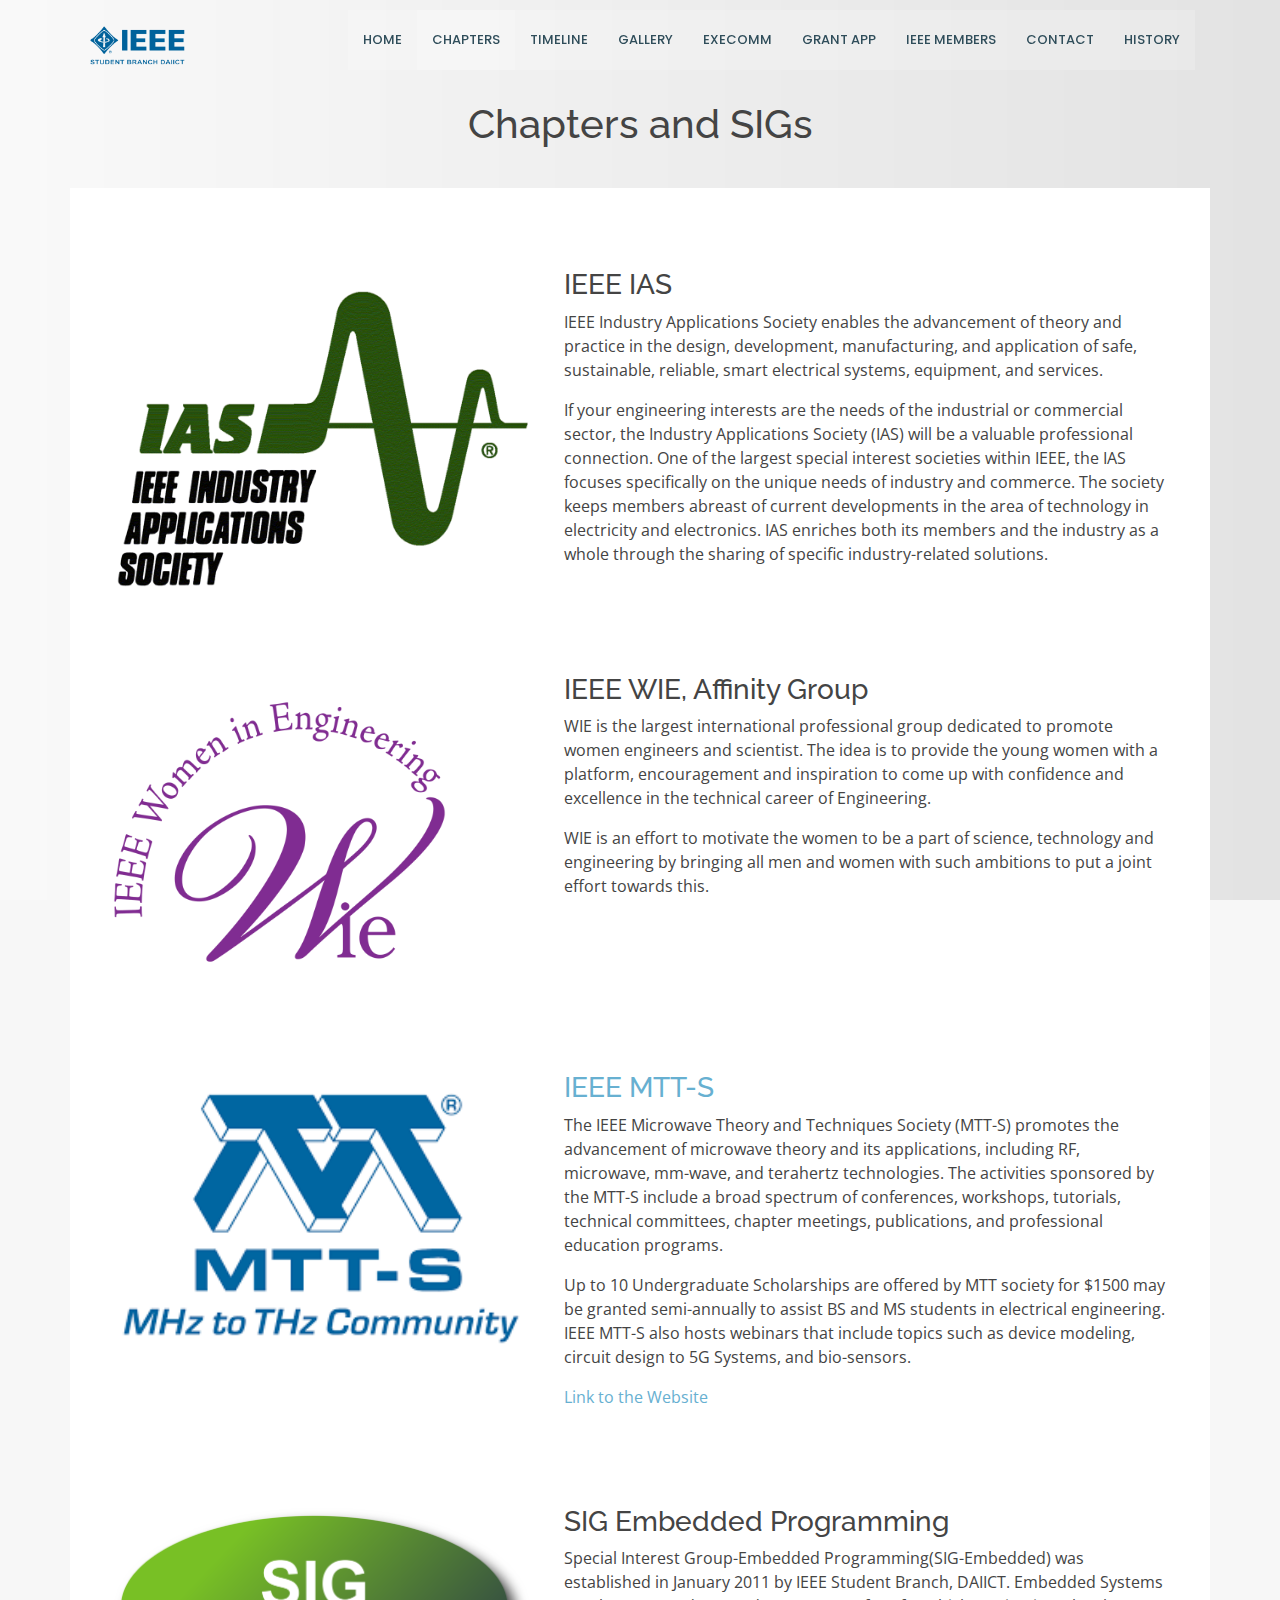
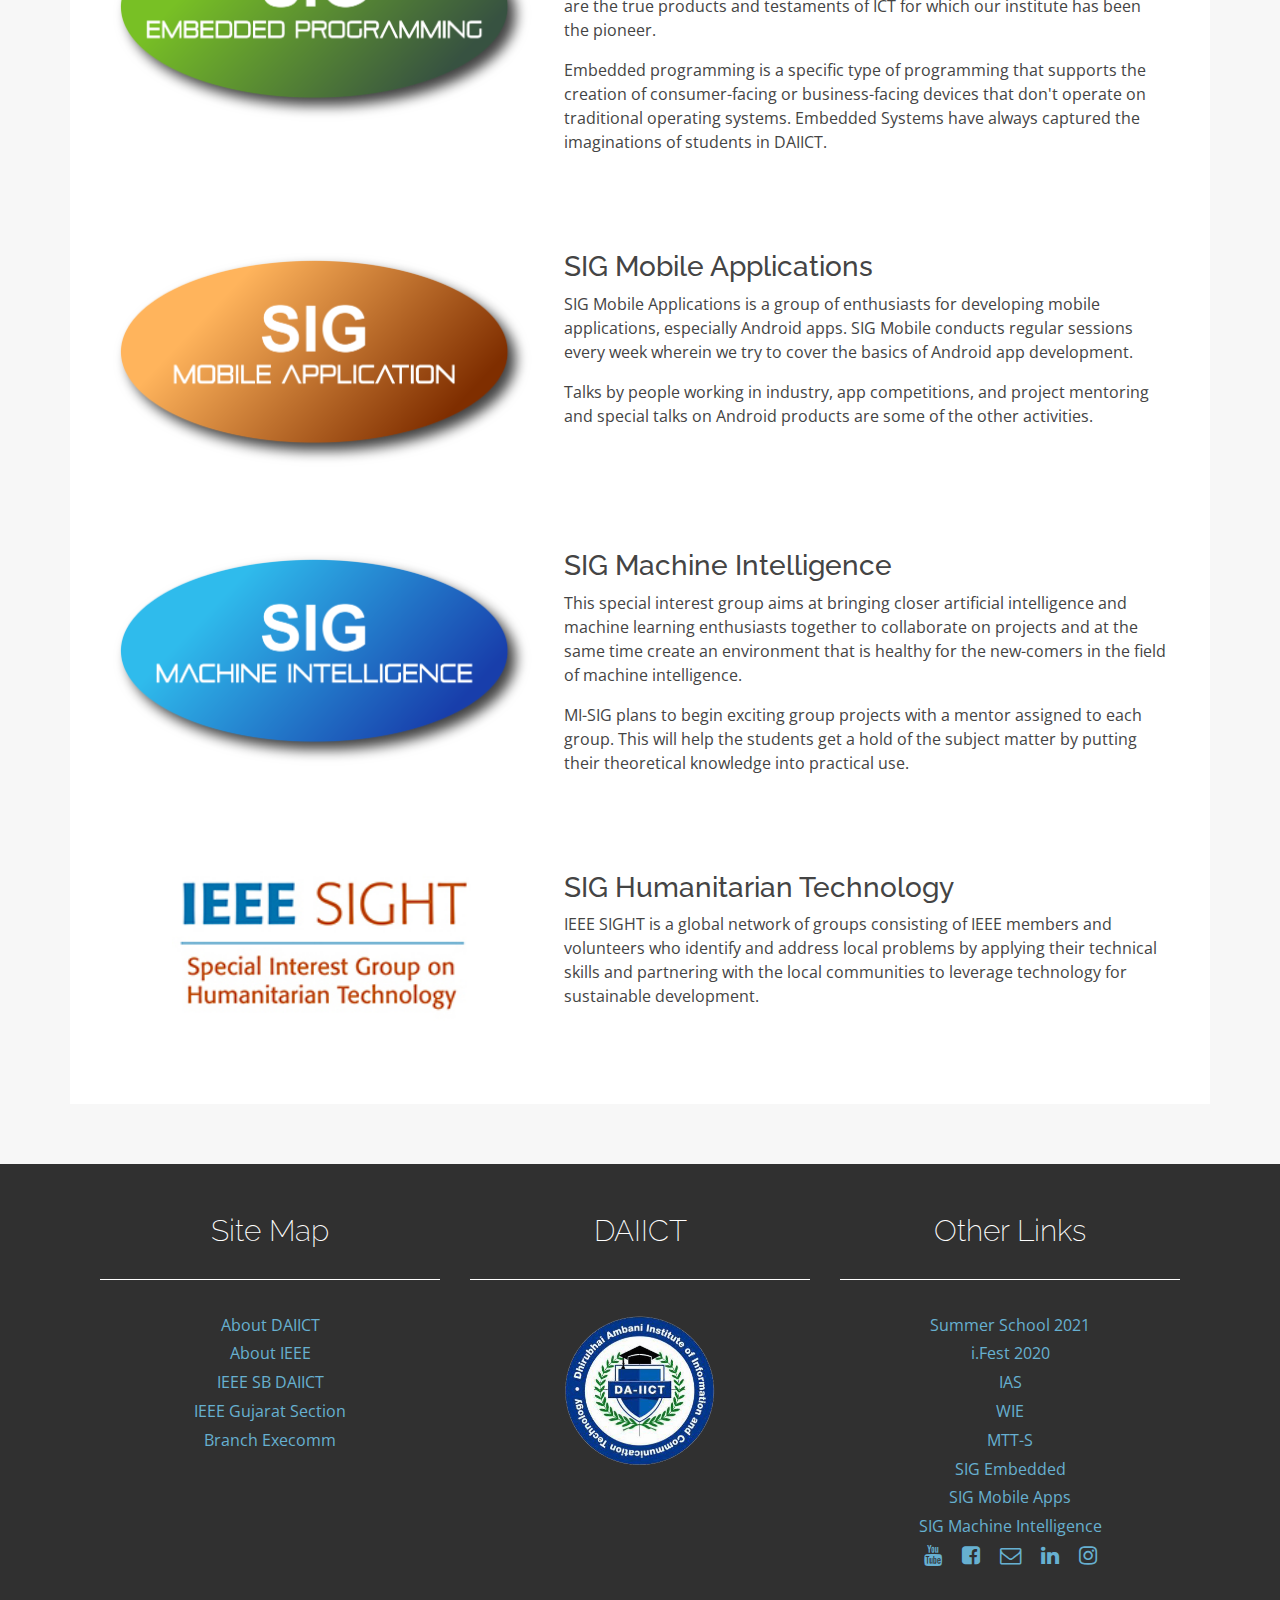
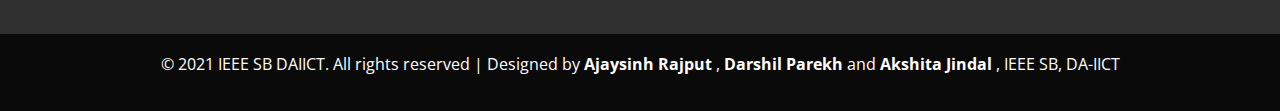
<file: chapters.html>
<!DOCTYPE html>
<html lang="en">
  <head>
    <!-- Global site tag (gtag.js) - Google Analytics -->
    <script async src="https://www.googletagmanager.com/gtag/js?id=UA-162398295-2"></script>
    <script>
      window.dataLayer = window.dataLayer || [];
      function gtag(){dataLayer.push(arguments);}
      gtag('js', new Date());

      gtag('config', 'UA-162398295-2');
    </script>

    <meta charset="UTF-8" />
    <meta name="viewport" content="width=device-width, initial-scale=1.0" />
    <title>IEEE Student Branch | DAIICT</title>
    <link
      rel="stylesheet"
      href="https://stackpath.bootstrapcdn.com/bootstrap/4.4.1/css/bootstrap.min.css"
      integrity="sha384-Vkoo8x4CGsO3+Hhxv8T/Q5PaXtkKtu6ug5TOeNV6gBiFeWPGFN9MuhOf23Q9Ifjh"
      crossorigin="anonymous"
    />
    <link rel="stylesheet" href="https://maxcdn.bootstrapcdn.com/font-awesome/4.4.0/css/font-awesome.min.css">
    <link
      href="https://cdn.jsdelivr.net/npm/boxicons@2.0.5/css/boxicons.min.css"
      rel="stylesheet"
    />
    <link rel="stylesheet" href="./css/icofont.min.css" />
    <link rel="stylesheet" href="./css/style.css" />
    <link rel="stylesheet" href="./css/animate.css" />
    <link rel="stylesheet" href="./css/copy.css" />
    <link rel="stylesheet" href="./css/footer.css" />
    <link rel="stylesheet" href="./css/chapters.css" />
    <link rel="icon" href="./img/ieee.ico" />
    <link
      href="https://fonts.googleapis.com/css?family=Open+Sans:300,300i,400,400i,600,600i,700,700i|Raleway:300,300i,400,400i,500,500i,600,600i,700,700i|Poppins:300,300i,400,400i,500,500i,600,600i,700,700i"
      rel="stylesheet"
    />
  </head>

  <body>
    <!-- ======= Header ======= -->
    <button type="button" class="mobile-nav-toggle d-lg-none">
      <i class="icofont-navigation-menu"></i>
    </button>
    <header id="header" class="fixed-top">
      <div class="container d-flex">
        <div class="logo mr-auto">
          <h1 class="text-light">
            <a href="index.html"
              ><span><img src="./img/ieee.PNG" alt="" srcset=""/></span
            ></a>
          </h1>
          <!-- Uncomment below if you prefer to use an image logo -->
          <!-- <a href="index.html"><img src="assets/img/logo.png" alt="" class="img-fluid"></a>-->
        </div>

        <nav class="nav-menu d-none d-lg-block">
          <ul>
            <li><a href="./index.html">Home</a></li>
            <li class="active"><a href="./chapters.html">Chapters</a></li>
            <li><a href="./timeline.html">Timeline</a></li>
            <li><a href="./gallery.html">Gallery</a></li>
            <li><a href="./team.html">EXECOMM</a></li>
            <li><a href="./grantapp.html">Grant App</a></li>
            <li><a href="./members.html">IEEE Members</a></li>
            <li><a href="./contact.html">Contact</a></li>
            <li><a href="./history.html">History</a></li>
          </ul>
        </nav>
        <!-- .nav-menu -->
      </div>
    </header>
    <!-- End Header -->
    <a href="#header" class="btn-get-started scrollto backtotop"
      ><i class="bx bx-chevrons-up"></i
    ></a>
    <!-- ======= Main section =========== -->
    <section>
      <div class="container text-center sigtitle">
        <h1>Chapters and SIGs</h1>
      </div>

      <div class="container sigcontent">
        <div class="row">
          <div class="col-md-5">
            <img src="./img/chapters/ias.png" alt="" />
          </div>
          <div class="col-md-7">
            <h3>IEEE IAS</h3>
            <p>
              IEEE Industry Applications Society enables the advancement of
              theory and practice in the design, development, manufacturing, and
              application of safe, sustainable, reliable, smart electrical
              systems, equipment, and services.
            </p>
            <p>
              If your engineering interests are the needs of the industrial or
              commercial sector, the Industry Applications Society (IAS) will be
              a valuable professional connection. One of the largest special
              interest societies within IEEE, the IAS focuses specifically on
              the unique needs of industry and commerce. The society keeps
              members abreast of current developments in the area of technology
              in electricity and electronics. IAS enriches both its members and
              the industry as a whole through the sharing of specific
              industry-related solutions.
            </p>
          </div>
        </div>
        <div class="row">
          <div class="col-md-5">
            <img src="./img/chapters/wie.png" alt="" id="wieimg" />
          </div>
          <div class="col-md-7">
            <h3>IEEE WIE, Affinity Group</h3>
            <p>
              WIE is the largest international professional group dedicated to
              promote women engineers and scientist. The idea is to provide the
              young women with a platform, encouragement and inspiration to come
              up with confidence and excellence in the technical career of
              Engineering.
            </p>
            <p>
              WIE is an effort to motivate the women to be a part of science,
              technology and engineering by bringing all men and women with such
              ambitions to put a joint effort towards this.
            </p>
          </div>
        </div>
        <div class="row">
          <div class="col-md-5">
            <img src="./img/chapters/mtt.png" alt="" id="mttimg" />
          </div>
          <div class="col-md-7">
            <a href="https://201901407.github.io/Official-MTTS-SB-DAIICT-Website/">
              <h3>IEEE MTT-S</h3>
            </a>
            <p>
              The IEEE Microwave Theory and Techniques Society (MTT-S) promotes
              the advancement of microwave theory and its applications,
              including RF, microwave, mm-wave, and terahertz technologies. The
              activities sponsored by the MTT-S include a broad spectrum of
              conferences, workshops, tutorials, technical committees, chapter
              meetings, publications, and professional education programs.
            </p>
            <p>
              Up to 10 Undergraduate Scholarships are offered by MTT society for
              $1500 may be granted semi-annually to assist BS and MS students in
              electrical engineering. IEEE MTT-S also hosts webinars that
              include topics such as device modeling, circuit design to 5G
              Systems, and bio-sensors.
            </p>
            <p><a href="https://201901407.github.io/Official-MTTS-SB-DAIICT-Website/">Link to the Website</a></p>
          </div>
        </div>
        <div class="row">
          <div class="col-md-5">
            <img src="./img/chapters/embedded.png" alt="" />
          </div>
          <div class="col-md-7">
            <h3>SIG Embedded Programming</h3>
            <p>
              Special Interest Group-Embedded Programming(SIG-Embedded) was
              established in January 2011 by IEEE Student Branch, DAIICT.
              Embedded Systems are the true products and testaments of ICT for
              which our institute has been the pioneer.
            </p>
            <p>
              Embedded programming is a specific type of programming that
              supports the creation of consumer-facing or business-facing
              devices that don't operate on traditional operating systems.
              Embedded Systems have always captured the imaginations of students
              in DAIICT.
            </p>
          </div>
        </div>
        <div class="row">
          <div class="col-md-5">
            <img src="./img/chapters/mobile.png" alt="" />
          </div>
          <div class="col-md-7">
            <h3>SIG Mobile Applications</h3>
            <p>
              SIG Mobile Applications is a group of enthusiasts for developing
              mobile applications, especially Android apps. SIG Mobile conducts
              regular sessions every week wherein we try to cover the basics of
              Android app development.
            </p>
            <p>
              Talks by people working in industry, app competitions, and project
              mentoring and special talks on Android products are some of the
              other activities.
            </p>
          </div>
        </div>
        <div class="row">
          <div class="col-md-5">
            <img src="./img/chapters/machine.png" alt="" />
          </div>
          <div class="col-md-7">
            <h3>SIG Machine Intelligence</h3>
            <p>
              This special interest group aims at bringing closer artificial
              intelligence and machine learning enthusiasts together to
              collaborate on projects and at the same time create an environment
              that is healthy for the new-comers in the field of machine
              intelligence.
            </p>
            <p>
              MI-SIG plans to begin exciting group projects with a mentor
              assigned to each group. This will help the students get a hold of
              the subject matter by putting their theoretical knowledge into
              practical use.
            </p>
          </div>
        </div>
        <div class="row">
          <div class="col-md-5 text-center" >
            <img src="./img/chapters/sight.jpg" width="300vw" alt="" />
          </div>
          <div class="col-md-7">
            <h3>SIG Humanitarian Technology</h3>
            <p>
              IEEE SIGHT is a global network of groups consisting of IEEE 
              members and volunteers who identify and address local problems 
              by applying their technical skills and partnering with the local
              communities to leverage technology for sustainable development.
            </p>
          </div>
        </div>
      </div>
    </section>
    <!-- End of main section -->

    <!-- Footer  -->
    <div class="footer wow fadeIn" id="sitemap">
      <div class="container row justify-content-center text-center">
        <div class="col-md-4 footer-left">
          <h4 class="text-center">Site Map</h4>

          <div class="mid-btm">
            <p>
              <a href="https://www.daiict.ac.in" target="_blank"
                >About DAIICT</a
              >
              <br /><a href="https://www.ieee.org" target="_blank"
                >About IEEE</a
              >
              <!-- <br />
              <a href="#popup3">Region 10</a> -->
              <br /><a href="index.html" target="_blank">IEEE SB DAIICT</a>
              <br />
              <a href="https://ieeegujaratsection.org" target="_blank"
                >IEEE Gujarat Section</a
              >
              <br /><a href="team.html" target="_blank">Branch Execomm</a>
              <!-- <br /><a href="#popup7">Bylaws</a> -->
            </p>
          </div>
        </div>

        <div class="col-md-4 footer-left" style="margin-bottom: 35px;">
          <h4>DAIICT</h4>
          <p></p>
          <a href="http://www.daiict.ac.in" target="_blank">
            <img
              src="./img/dalogo.png"
              class="img-responsive1"
              width="162px"
              height="156px"
          /></a>
        </div>

        <div class="col-md-4 footer-right">
          <h4>Other Links</h4>
          <p>
            <a href="http://ieee.daiict.ac.in/ss21/" target="_blank"
              >Summer School 2021</a
            >
            <br /><a href="http://ifest.daiict.ac.in/" target="_blank"
              >i.Fest 2020</a
            >
            <br /><a href="http://ias.daiict.ac.in/" target="_blank">IAS</a>
            <br /><a href="https://wie.ieee.org" target="_blank">WIE</a>
            <br /><a href="https://www.mtt.org/" target="_blank">MTT-S</a>
            <br /><a href="chapters.html" target="_blank">SIG Embedded</a>
            <br /><a href="chapters.html" target="_blank">SIG Mobile Apps</a>
            <br /><a href="chapters.html" target="_blank"
              >SIG Machine Intelligence</a
            >
            <br />
            <a href="https://youtube.com/user/ieeesbdaiict" target="_blank"><i class="fa fa-youtube square fa-lg"></i></a>&nbsp&nbsp&nbsp&nbsp
            <a href="https://www.facebook.com/ieeesbdaiict/" target="_blank"><i class="fa fa-facebook-square fa-lg"></i></a>&nbsp&nbsp&nbsp&nbsp
            <a href="mailto:ieee@daiict.ac.in"><i class="fa fa-envelope-o fa-lg"></i></a>&nbsp&nbsp&nbsp&nbsp
            <a href="https://www.linkedin.com/company/ieee-student-branch-daiict/" target="_blank"><i class="fa fa-linkedin square fa-lg"></i></a>&nbsp&nbsp&nbsp&nbsp
            <a href="https://instagram.com/i.fest?utm_medium=copy_link" target="_blank"><i class="fa fa-instagram square fa-lg"></i></a>
          </p>

          <div class="clearfix"></div>
        </div>
        <div class="clearfix"></div>
      </div>
    </div>

    <div
      class="copyright wow fadeInDown"
      data-wow-duration=".8s"
      data-wow-delay=".2s"
    >
      <div class="container">
        <p>
          © 2021 IEEE SB DAIICT. All rights reserved | Designed by
          <a style="color: white;" href="https://github.com/AjaysinhRajput2802" target="_blank">Ajaysinh Rajput</a> , <a style="color: white;" href="https://github.com/201901407" target="_blank">Darshil Parekh</a> and <a style="color: white;" href="https://github.com/akshitajindal" target="_blank">Akshita Jindal</a> , IEEE SB, DA-IICT
        </p>
      </div>
    </div>

    <!-- <script
      src="https://code.jquery.com/jquery-3.4.1.slim.min.js"
      integrity="sha384-J6qa4849blE2+poT4WnyKhv5vZF5SrPo0iEjwBvKU7imGFAV0wwj1yYfoRSJoZ+n"
      crossorigin="anonymous"
    ></script> -->
    <script src="https://ajax.googleapis.com/ajax/libs/jquery/3.4.1/jquery.min.js"></script>
    <!-- <script src="https://cdn.jsdelivr.net/npm/popper.js@1.16.0/dist/umd/popper.min.js" integrity="sha384-Q6E9RHvbIyZFJoft+2mJbHaEWldlvI9IOYy5n3zV9zzTtmI3UksdQRVvoxMfooAo" crossorigin="anonymous"></script> -->
    <script
      src="https://stackpath.bootstrapcdn.com/bootstrap/4.4.1/js/bootstrap.min.js"
      integrity="sha384-wfSDF2E50Y2D1uUdj0O3uMBJnjuUD4Ih7YwaYd1iqfktj0Uod8GCExl3Og8ifwB6"
      crossorigin="anonymous"
    ></script>
    <script src="./js/copy.js"></script>
    <script src="./js/easing.js"></script>
    <script src="./js/script.js"></script>
  </body>
</html>
</file>
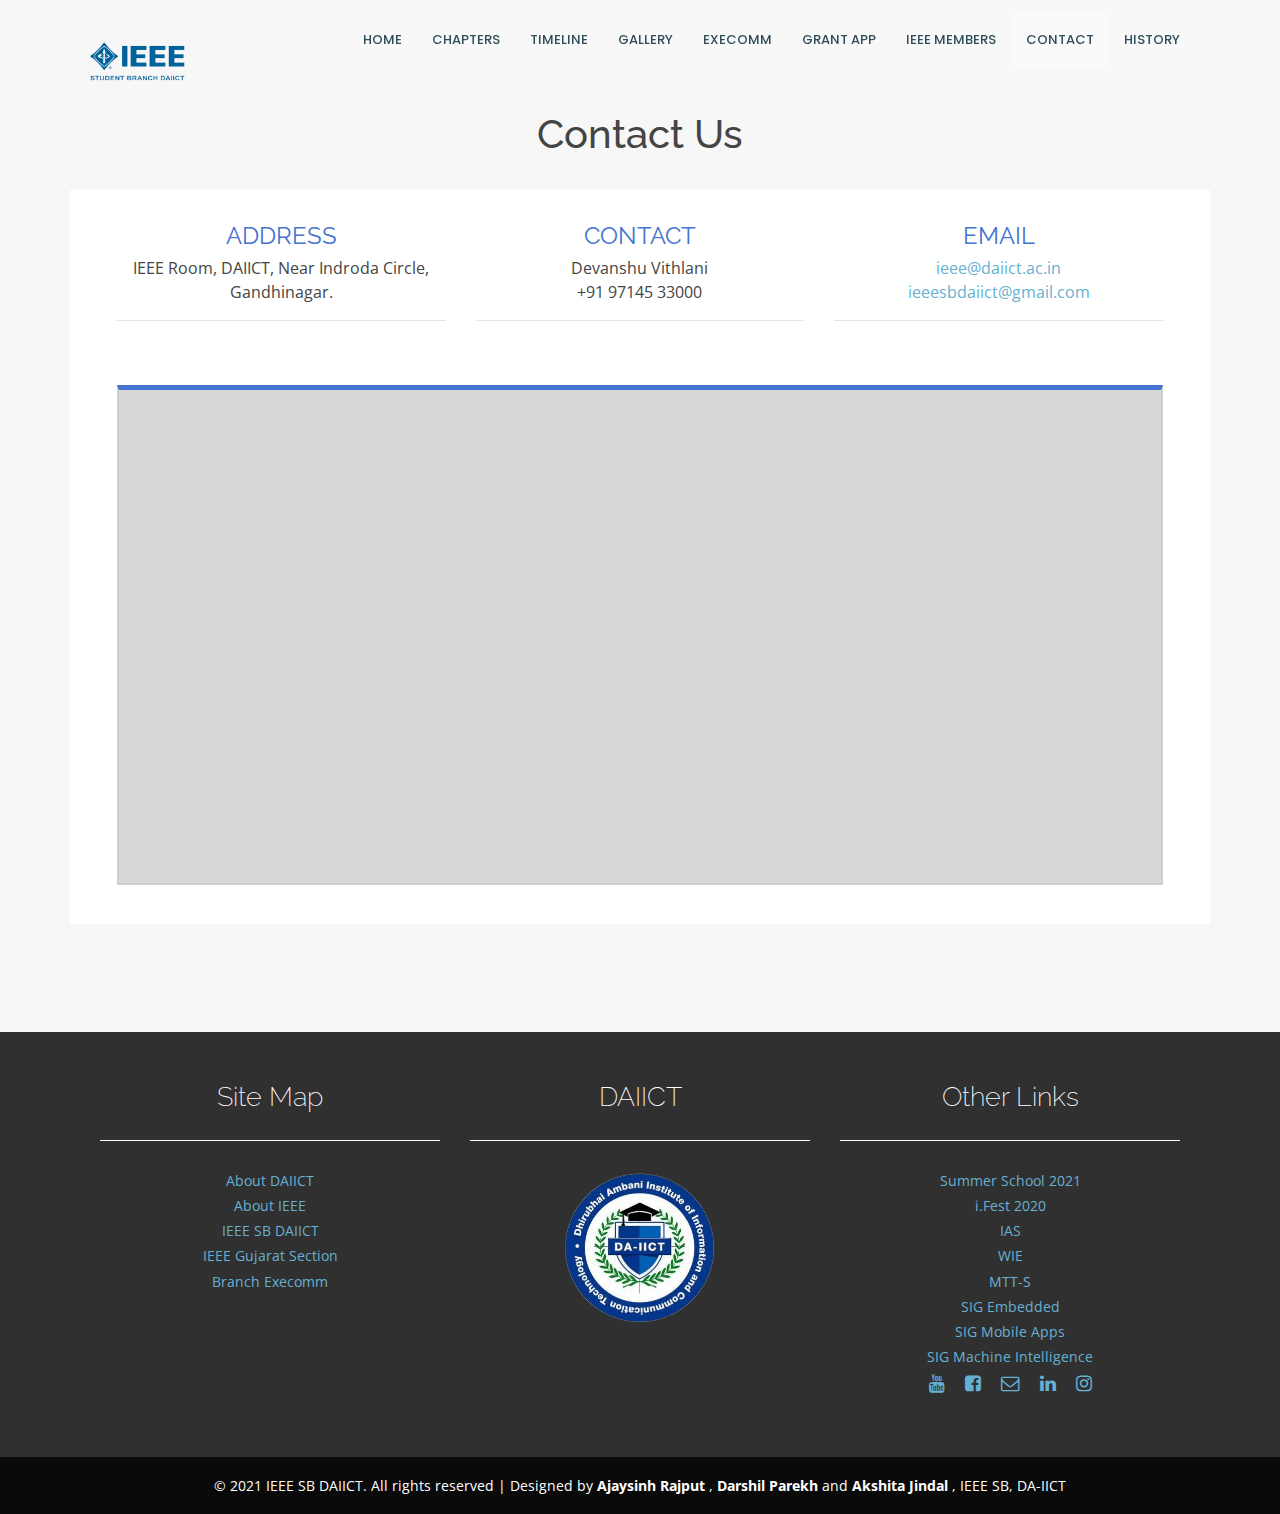
<file: contact.html>
<!DOCTYPE html>
<html lang="en">
  <head>
    <!-- Global site tag (gtag.js) - Google Analytics -->
    <script async src="https://www.googletagmanager.com/gtag/js?id=UA-162398295-2"></script>
    <script>
      window.dataLayer = window.dataLayer || [];
      function gtag(){dataLayer.push(arguments);}
      gtag('js', new Date());

      gtag('config', 'UA-162398295-2');
    </script>

    <meta charset="UTF-8" />
    <meta name="viewport" content="width=device-width, initial-scale=1.0" />
    <title>IEEE Student Branch | DAIICT</title>
    <link
      rel="stylesheet"
      href="https://stackpath.bootstrapcdn.com/bootstrap/4.4.1/css/bootstrap.min.css"
      integrity="sha384-Vkoo8x4CGsO3+Hhxv8T/Q5PaXtkKtu6ug5TOeNV6gBiFeWPGFN9MuhOf23Q9Ifjh"
      crossorigin="anonymous"
    />
    <link rel="stylesheet" href="https://maxcdn.bootstrapcdn.com/font-awesome/4.4.0/css/font-awesome.min.css">
    <link
      href="https://cdn.jsdelivr.net/npm/boxicons@2.0.5/css/boxicons.min.css"
      rel="stylesheet"
    />
    <link rel="stylesheet" href="./css/icofont.min.css" />
    <link rel="stylesheet" href="./css/style.css" />
    <link rel="stylesheet" href="./css/animate.css" />
    <link rel="stylesheet" href="./css/copy.css" />
    <link rel="stylesheet" href="./css/footer.css" />
    <link rel="stylesheet" href="./css/contact.css" />
    <link rel="icon" href="./img/ieee.ico" />
    <link
      href="https://fonts.googleapis.com/css?family=Open+Sans:300,300i,400,400i,600,600i,700,700i|Raleway:300,300i,400,400i,500,500i,600,600i,700,700i|Poppins:300,300i,400,400i,500,500i,600,600i,700,700i"
      rel="stylesheet"
    />
  </head>

  <body>
    <!-- ======= Header ======= -->
    <button type="button" class="mobile-nav-toggle d-lg-none">
      <i class="icofont-navigation-menu"></i>
    </button>
    <header id="header" class="fixed-top">
      <div class="container d-flex">
        <div class="logo mr-auto">
          <h1 class="text-light">
            <a href="index.html"
              ><span><img src="./img/ieee.PNG" alt="" srcset=""/></span
            ></a>
          </h1>
          <!-- Uncomment below if you prefer to use an image logo -->
          <!-- <a href="index.html"><img src="assets/img/logo.png" alt="" class="img-fluid"></a>-->
        </div>

        <nav class="nav-menu d-none d-lg-block">
          <ul>
            <li><a href="./index.html">Home</a></li>
            <li><a href="./chapters.html">Chapters</a></li>
            <li><a href="./timeline.html">Timeline</a></li>
            <li><a href="./gallery.html">Gallery</a></li>
            <li><a href="./team.html">EXECOMM</a></li>
            <li><a href="./grantapp.html">Grant App</a></li>
            <li><a href="./members.html">IEEE Members</a></li>
            <li class="active"><a href="./contact.html">Contact</a></li>
            <li><a href="./history.html">History</a></li>
          </ul>
        </nav>
        <!-- .nav-menu -->
      </div>
    </header>
    <!-- End Header -->

    <section id="main-section">
      <div class="container text-center contact-title">
        <h1>Contact Us</h1>
      </div>

      <div class="technology">
        <div class="container">
          <div class="technology-left1">
            <div class="row contact-section">
              <div class="col-md-4 text-center">
                <h3>ADDRESS</h3>
                <p class="contact-text">
                  IEEE Room, DAIICT, Near Indroda Circle, Gandhinagar.
                </p>
                <hr class="contact-hr" />
              </div>
              <div class="col-md-4 text-center">
                <h3>CONTACT</h3>
                <p class="contact-text">Devanshu Vithlani</p>
                <p class="contact-text">+91 97145 33000</p>
                <hr class="contact-hr" />
              </div>
              <div class="col-md-4 text-center">
                <h3>EMAIL</h3>
                <p class="contact-text">
                  <a href="mailto:ieee@daiict.ac.in">ieee@daiict.ac.in</a
                  ><br /><a href="mailto:ieeesbdaiict@gmail.com"
                    >ieeesbdaiict@gmail.com</a
                  >⁠⁠⁠⁠
                </p>
                <hr class="contact-hr" />
              </div>
              <div class="col-md-12 google-map">
                <iframe
                  src="https://www.google.com/maps/embed?pb=!1m18!1m12!1m3!1d3667.4971277840723!2d72.62684071497087!3d23.188546884869282!2m3!1f0!2f0!3f0!3m2!1i1024!2i768!4f13.1!3m3!1m2!1s0x395c2a3c9618d2c5%3A0xc54de484f986b1fa!2sDhirubhai+Ambani+Institute+of+Information+and+Communication+Technology!5e0!3m2!1sen!2sin!4v1517402262942"
                  allowfullscreen
                ></iframe>
              </div>
            </div>
          </div>
        </div>
      </div>
    </section>

    <!-- Footer  -->
    <div class="footer wow fadeInDown" id="sitemap">
      <div class="container row justify-content-center text-center">
        <div class="col-md-4 footer-left">
          <h4 class="text-center">Site Map</h4>

          <div class="mid-btm">
            <p>
              <a href="https://www.daiict.ac.in" target="_blank"
                >About DAIICT</a
              >
              <br /><a href="https://www.ieee.org" target="_blank"
                >About IEEE</a
              >
              <!-- <br />
              <a href="#popup3">Region 10</a> -->
              <br /><a href="index.html" target="_blank">IEEE SB DAIICT</a>
              <br />
              <a href="https://ieeegujaratsection.org" target="_blank"
                >IEEE Gujarat Section</a
              >
              <br /><a href="team.html" target="_blank">Branch Execomm</a>
              <!-- <br /><a href="#popup7">Bylaws</a> -->
            </p>
          </div>
        </div>

        <div class="col-md-4 footer-left" style="margin-bottom: 35px;">
          <h4>DAIICT</h4>
          <p></p>
          <a href="http://www.daiict.ac.in" target="_blank">
            <img
              src="./img/dalogo.png"
              class="img-responsive1"
              width="162px"
              height="156px"
          /></a>
        </div>

        <div class="col-md-4 footer-right">
          <h4>Other Links</h4>
          <p>
            <a href="http://ieee.daiict.ac.in/ss21/" target="_blank"
              >Summer School 2021</a
            >
            <br /><a href="http://ifest.daiict.ac.in/" target="_blank"
              >i.Fest 2020</a
            >
            <br /><a href="http://ias.daiict.ac.in/" target="_blank">IAS</a>
            <br /><a href="https://wie.ieee.org" target="_blank">WIE</a>
            <br /><a href="https://www.mtt.org/" target="_blank">MTT-S</a>
            <br /><a href="chapters.html" target="_blank">SIG Embedded</a>
            <br /><a href="chapters.html" target="_blank">SIG Mobile Apps</a>
            <br /><a href="chapters.html" target="_blank"
              >SIG Machine Intelligence</a
            >
            <br />
            <a href="https://youtube.com/user/ieeesbdaiict" target="_blank"><i class="fa fa-youtube square fa-lg"></i></a>&nbsp&nbsp&nbsp&nbsp
            <a href="https://www.facebook.com/ieeesbdaiict/" target="_blank"><i class="fa fa-facebook-square fa-lg"></i></a>&nbsp&nbsp&nbsp&nbsp
            <a href="mailto:ieee@daiict.ac.in"><i class="fa fa-envelope-o fa-lg"></i></a>&nbsp&nbsp&nbsp&nbsp
            <a href="https://www.linkedin.com/company/ieee-student-branch-daiict/" target="_blank"><i class="fa fa-linkedin square fa-lg"></i></a>&nbsp&nbsp&nbsp&nbsp
            <a href="https://instagram.com/i.fest?utm_medium=copy_link" target="_blank"><i class="fa fa-instagram square fa-lg"></i></a>
          </p>

          <div class="clearfix"></div>
        </div>
        <div class="clearfix"></div>
      </div>
    </div>

    <div
      class="copyright wow fadeInDown"
      data-wow-duration=".8s"
      data-wow-delay=".2s"
    >
      <div class="container">
        <p>
          © 2021 IEEE SB DAIICT. All rights reserved | Designed by
          <a style="color: white;" href="https://github.com/AjaysinhRajput2802" target="_blank">Ajaysinh Rajput</a> , <a style="color: white;" href="https://github.com/201901407" target="_blank">Darshil Parekh</a> and <a style="color: white;" href="https://github.com/akshitajindal" target="_blank">Akshita Jindal</a> , IEEE SB, DA-IICT
        </p>
      </div>
    </div>

    <!-- <script
      src="https://code.jquery.com/jquery-3.4.1.slim.min.js"
      integrity="sha384-J6qa4849blE2+poT4WnyKhv5vZF5SrPo0iEjwBvKU7imGFAV0wwj1yYfoRSJoZ+n"
      crossorigin="anonymous"
    ></script> -->
    <script src="https://ajax.googleapis.com/ajax/libs/jquery/3.4.1/jquery.min.js"></script>
    <!-- <script src="https://cdn.jsdelivr.net/npm/popper.js@1.16.0/dist/umd/popper.min.js" integrity="sha384-Q6E9RHvbIyZFJoft+2mJbHaEWldlvI9IOYy5n3zV9zzTtmI3UksdQRVvoxMfooAo" crossorigin="anonymous"></script> -->
    <script
      src="https://stackpath.bootstrapcdn.com/bootstrap/4.4.1/js/bootstrap.min.js"
      integrity="sha384-wfSDF2E50Y2D1uUdj0O3uMBJnjuUD4Ih7YwaYd1iqfktj0Uod8GCExl3Og8ifwB6"
      crossorigin="anonymous"
    ></script>
    <script src="./js/copy.js"></script>
  </body>
</html>
</file>
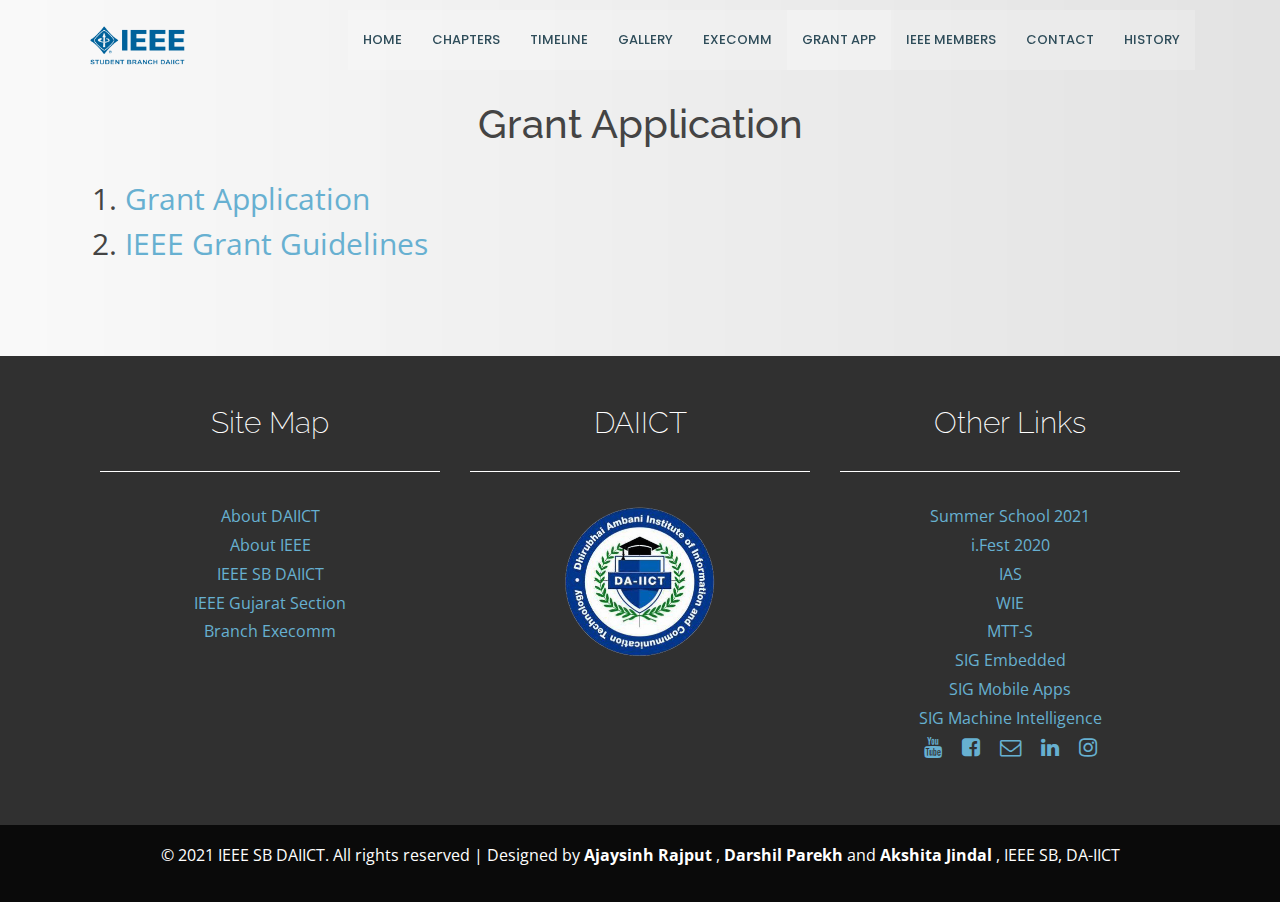
<file: grantapp.html>
<!DOCTYPE html>
<html lang="en">
  <head>
    <!-- Global site tag (gtag.js) - Google Analytics -->
    <script async src="https://www.googletagmanager.com/gtag/js?id=UA-162398295-2"></script>
    <script>
      window.dataLayer = window.dataLayer || [];
      function gtag(){dataLayer.push(arguments);}
      gtag('js', new Date());

      gtag('config', 'UA-162398295-2');
    </script>

    <meta charset="UTF-8" />
    <meta name="viewport" content="width=device-width, initial-scale=1.0" />
    <title>IEEE Student Branch | DAIICT</title>
    <link
      rel="stylesheet"
      href="https://stackpath.bootstrapcdn.com/bootstrap/4.4.1/css/bootstrap.min.css"
      integrity="sha384-Vkoo8x4CGsO3+Hhxv8T/Q5PaXtkKtu6ug5TOeNV6gBiFeWPGFN9MuhOf23Q9Ifjh"
      crossorigin="anonymous"
    />
    <link rel="stylesheet" href="https://maxcdn.bootstrapcdn.com/font-awesome/4.4.0/css/font-awesome.min.css">
    <link
      href="https://cdn.jsdelivr.net/npm/boxicons@2.0.5/css/boxicons.min.css"
      rel="stylesheet"
    />
    <link rel="stylesheet" href="./css/icofont.min.css" />
    <link rel="stylesheet" href="./css/style.css" />
    <link rel="stylesheet" href="./css/animate.css" />
    <link rel="stylesheet" href="./css/copy.css" />
    <link rel="stylesheet" href="./css/footer.css" />
    <link rel="stylesheet" href="./css/grant.css" />
    <link rel="icon" href="./img/ieee.ico" />
    <link
      href="https://fonts.googleapis.com/css?family=Open+Sans:300,300i,400,400i,600,600i,700,700i|Raleway:300,300i,400,400i,500,500i,600,600i,700,700i|Poppins:300,300i,400,400i,500,500i,600,600i,700,700i"
      rel="stylesheet"
    />
  </head>

  <body>
    <!-- ======= Header ======= -->
    <button type="button" class="mobile-nav-toggle d-lg-none">
      <i class="icofont-navigation-menu"></i>
    </button>
    <header id="header" class="fixed-top">
      <div class="container d-flex">
        <div class="logo mr-auto">
          <h1 class="text-light">
            <a href="index.html"
              ><span><img src="./img/ieee.PNG" alt="" srcset=""/></span
            ></a>
          </h1>
          <!-- Uncomment below if you prefer to use an image logo -->
          <!-- <a href="index.html"><img src="assets/img/logo.png" alt="" class="img-fluid"></a>-->
        </div>

        <nav class="nav-menu d-none d-lg-block">
          <ul>
            <li><a href="./index.html">Home</a></li>
            <li><a href="./chapters.html">Chapters</a></li>
            <li><a href="./timeline.html">Timeline</a></li>
            <li><a href="./gallery.html">Gallery</a></li>
            <li><a href="./team.html">EXECOMM</a></li>
            <li class="active"><a href="./grantapp.html">Grant App</a></li>
            <li><a href="./members.html">IEEE Members</a></li>
            <li><a href="./contact.html">Contact</a></li>
            <li><a href="./history.html">History</a></li>
          </ul>
        </nav>
        <!-- .nav-menu -->
      </div>
    </header>
    <!-- End Header -->

    <div class="grant-title container text-center">
      <h1>Grant Application</h1>
    </div>

    <div class="grant-links container">
      <ol>
        <li><a href="./files/Grant_Application.docx">Grant Application</a></li>
        <li>
          <a href="./files/ieee_grant_guidelines.pdf">IEEE Grant Guidelines</a>
        </li>
      </ol>
    </div>

    <!-- Footer  -->
    <div class="footer wow fadeInDown" id="sitemap">
      <div class="container row justify-content-center text-center">
        <div class="col-md-4 footer-left">
          <h4 class="text-center">Site Map</h4>

          <div class="mid-btm">
            <p>
              <a href="https://www.daiict.ac.in" target="_blank"
                >About DAIICT</a
              >
              <br /><a href="https://www.ieee.org" target="_blank"
                >About IEEE</a
              >
              <!-- <br />
              <a href="#popup3">Region 10</a> -->
              <br /><a href="index.html" target="_blank">IEEE SB DAIICT</a>
              <br />
              <a href="https://ieeegujaratsection.org" target="_blank"
                >IEEE Gujarat Section</a
              >
              <br /><a href="team.html" target="_blank">Branch Execomm</a>
              <!-- <br /><a href="#popup7">Bylaws</a> -->
            </p>
          </div>
        </div>

        <div class="col-md-4 footer-left" style="margin-bottom: 35px;">
          <h4>DAIICT</h4>
          <p></p>
          <a href="http://www.daiict.ac.in" target="_blank">
            <img
              src="./img/dalogo.png"
              class="img-responsive1"
              width="162px"
              height="156px"
          /></a>
        </div>

        <div class="col-md-4 footer-right">
          <h4>Other Links</h4>
          <p>
            <a href="http://ieee.daiict.ac.in/ss21/" target="_blank"
              >Summer School 2021</a
            >
            <br /><a href="http://ifest.daiict.ac.in/" target="_blank"
              >i.Fest 2020</a
            >
            <br /><a href="http://ias.daiict.ac.in/" target="_blank">IAS</a>
            <br /><a href="https://wie.ieee.org" target="_blank">WIE</a>
            <br /><a href="https://www.mtt.org/" target="_blank">MTT-S</a>
            <br /><a href="chapters.html" target="_blank">SIG Embedded</a>
            <br /><a href="chapters.html" target="_blank">SIG Mobile Apps</a>
            <br /><a href="chapters.html" target="_blank"
              >SIG Machine Intelligence</a
            >
            <br />
            <a href="https://youtube.com/user/ieeesbdaiict" target="_blank"><i class="fa fa-youtube square fa-lg"></i></a>&nbsp&nbsp&nbsp&nbsp
            <a href="https://www.facebook.com/ieeesbdaiict/" target="_blank"><i class="fa fa-facebook-square fa-lg"></i></a>&nbsp&nbsp&nbsp&nbsp
            <a href="mailto:ieee@daiict.ac.in"><i class="fa fa-envelope-o fa-lg"></i></a>&nbsp&nbsp&nbsp&nbsp
            <a href="https://www.linkedin.com/company/ieee-student-branch-daiict/" target="_blank"><i class="fa fa-linkedin square fa-lg"></i></a>&nbsp&nbsp&nbsp&nbsp
            <a href="https://instagram.com/i.fest?utm_medium=copy_link" target="_blank"><i class="fa fa-instagram square fa-lg"></i></a>
          </p>

          <div class="clearfix"></div>
        </div>
        <div class="clearfix"></div>
      </div>
    </div>

    <div
      class="copyright wow fadeInDown"
      data-wow-duration=".8s"
      data-wow-delay=".2s"
    >
      <div class="container">
        <p>
          © 2021 IEEE SB DAIICT. All rights reserved | Designed by
          <a style="color: white;" href="https://github.com/AjaysinhRajput2802" target="_blank">Ajaysinh Rajput</a> , <a style="color: white;" href="https://github.com/201901407" target="_blank">Darshil Parekh</a> and <a style="color: white;" href="https://github.com/akshitajindal" target="_blank">Akshita Jindal</a> , IEEE SB, DA-IICT
        </p>
      </div>
    </div>

    <!-- <script
      src="https://code.jquery.com/jquery-3.4.1.slim.min.js"
      integrity="sha384-J6qa4849blE2+poT4WnyKhv5vZF5SrPo0iEjwBvKU7imGFAV0wwj1yYfoRSJoZ+n"
      crossorigin="anonymous"
    ></script> -->
    <script src="https://ajax.googleapis.com/ajax/libs/jquery/3.4.1/jquery.min.js"></script>
    <!-- <script src="https://cdn.jsdelivr.net/npm/popper.js@1.16.0/dist/umd/popper.min.js" integrity="sha384-Q6E9RHvbIyZFJoft+2mJbHaEWldlvI9IOYy5n3zV9zzTtmI3UksdQRVvoxMfooAo" crossorigin="anonymous"></script> -->
    <script
      src="https://stackpath.bootstrapcdn.com/bootstrap/4.4.1/js/bootstrap.min.js"
      integrity="sha384-wfSDF2E50Y2D1uUdj0O3uMBJnjuUD4Ih7YwaYd1iqfktj0Uod8GCExl3Og8ifwB6"
      crossorigin="anonymous"
    ></script>
    <script src="./js/copy.js"></script>
  </body>
</html>
</file>
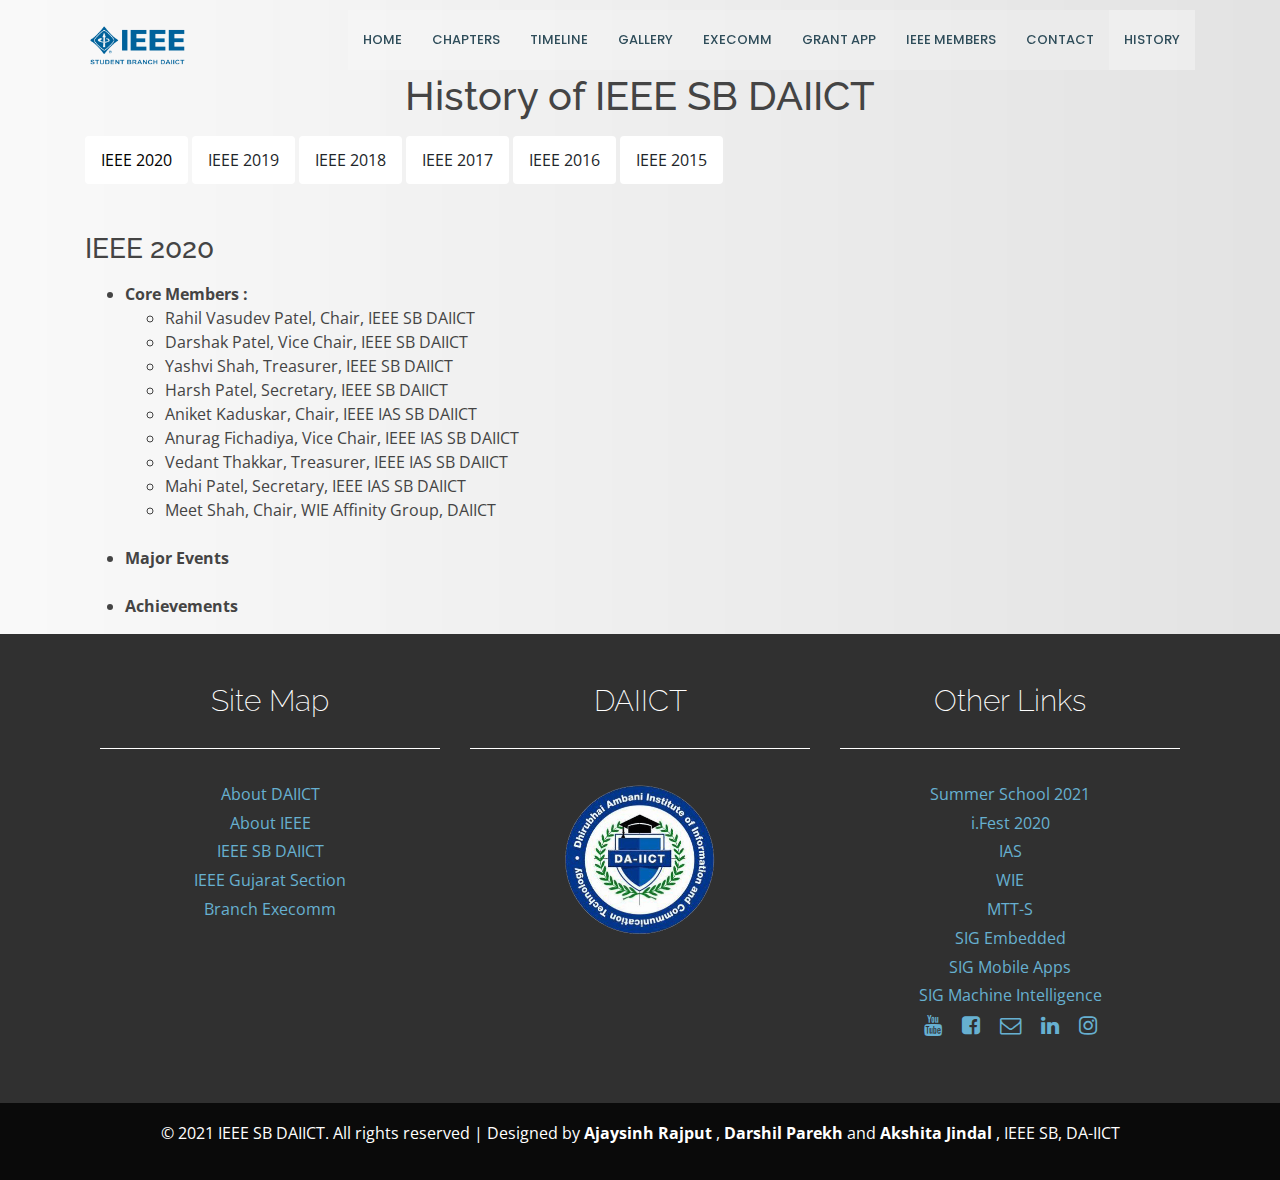
<file: history.html>
<!DOCTYPE html>
<html lang="en">
  <head>
		<!-- Global site tag (gtag.js) - Google Analytics -->
		<script async src="https://www.googletagmanager.com/gtag/js?id=UA-162398295-2"></script>
		<script>
			window.dataLayer = window.dataLayer || [];
			function gtag(){dataLayer.push(arguments);}
			gtag('js', new Date());

			gtag('config', 'UA-162398295-2');
		</script>

    <meta charset="UTF-8" />
    <meta name="viewport" content="width=device-width, initial-scale=1.0" />
    <title>IEEE Student Branch | DAIICT</title>
    <link
      rel="stylesheet"
      href="https://stackpath.bootstrapcdn.com/bootstrap/4.4.1/css/bootstrap.min.css"
      integrity="sha384-Vkoo8x4CGsO3+Hhxv8T/Q5PaXtkKtu6ug5TOeNV6gBiFeWPGFN9MuhOf23Q9Ifjh"
      crossorigin="anonymous"
    />
	<link rel="stylesheet" href="https://maxcdn.bootstrapcdn.com/font-awesome/4.4.0/css/font-awesome.min.css">
    <link
      href="https://cdn.jsdelivr.net/npm/boxicons@2.0.5/css/boxicons.min.css"
      rel="stylesheet"
    />
    <link rel="stylesheet" href="./css/icofont.min.css" />
    <link rel="stylesheet" href="./css/style.css" />
    <link rel="stylesheet" href="./css/animate.css" />
    <link rel="stylesheet" href="./css/copy.css" />
    <link rel="stylesheet" href="./css/footer.css" />
    <link rel="icon" href="./img/ieee.ico" />
    <link
      href="https://fonts.googleapis.com/css?family=Open+Sans:300,300i,400,400i,600,600i,700,700i|Raleway:300,300i,400,400i,500,500i,600,600i,700,700i|Poppins:300,300i,400,400i,500,500i,600,600i,700,700i"
      rel="stylesheet"
    />

    <style>
			.collapsible {
				background-color: #4573d1;
				color: white;
				cursor: pointer;
				padding: 18px;
				width: 100%;
				border: none;
				text-align: left;
				outline: none;
				font-size: 15px;
			}

			.active, .collapsible:hover {
				background-color: #5e83ce;
			}

			.content1 {
				padding: 0 18px;
				display: none;
				overflow: hidden;
				background-color: #f1f1f1;
			}
		</style>

		<style>
			.tech-no{
        display: none;
        margin-top: 3rem;
			}
			/* The "show" class is added to the filtered elements */
			.show {
			display: block;
			}
			/* Style the buttons */
			.btn {
			border: none;
			outline: none;
			padding: 12px 16px;
			background-color: white;
			cursor: pointer;
			}

			.btn:hover {
			background-color:rgba(103, 176, 209, 0.8);
			}

			.btn.active {
			background-color: #fff;
			color: black;
			}
		</style>
  </head>

  <body>
    <!-- ======= Header ======= -->
    <button type="button" class="mobile-nav-toggle d-lg-none">
      <i class="icofont-navigation-menu"></i>
    </button>
    <header id="header" class="fixed-top">
      <div class="container d-flex">
        <div class="logo mr-auto">
          <h1 class="text-light">
            <a href="index.html"
              ><span><img src="./img/ieee.PNG" alt="" srcset=""/></span
            ></a>
          </h1>
          <!-- Uncomment below if you prefer to use an image logo -->
          <!-- <a href="index.html"><img src="assets/img/logo.png" alt="" class="img-fluid"></a>-->
        </div>

        <nav class="nav-menu d-none d-lg-block">
          <ul>
            <li><a href="./index.html">Home</a></li>
            <li><a href="./chapters.html">Chapters</a></li>
            <li><a href="./timeline.html">Timeline</a></li>
            <li><a href="./gallery.html">Gallery</a></li>
            <li><a href="./team.html">EXECOMM</a></li>
            <li><a href="./grantapp.html">Grant App</a></li>
			<li><a href="./members.html">IEEE Members</a></li>
            <li><a href="./contact.html">Contact</a></li>
            <li class="active"><a href="./history.html">History</a></li>
          </ul>
        </nav>
        <!-- .nav-menu -->
      </div>
    </header>
    <!-- End Header -->

    <br /><br /><br />
    <h1 align="center">History of IEEE SB DAIICT</h1>

    <div class="technology">
		<div class="container">
			<div id="myBtnContainer">
				<button class="btn active" onclick="filterSelection('2020')">IEEE 2020</button>
				<button class="btn" onclick="filterSelection('2019')">IEEE 2019</button>
				<button class="btn" onclick="filterSelection('2018')">IEEE 2018</button>
				<button class="btn" onclick="filterSelection('2017')">IEEE 2017</button>
				<button class="btn" onclick="filterSelection('2016')">IEEE 2016</button>
				<button class="btn" onclick="filterSelection('2015')">IEEE 2015</button>
			</div>

			<!-- 2020 starts -->
			<div class="tech-no 2020">
				<div class="tech-btm wow fadeInDown"  data-wow-duration=".8s" data-wow-delay=".2s">
					<h3>IEEE 2020</h3>
					<p>
						<ul>
							<li><b>Core Members :</b></li>
								<ul class="deta">
									<li>Rahil Vasudev Patel, Chair, IEEE SB DAIICT</li>
									<li>Darshak Patel, Vice Chair, IEEE SB DAIICT</li>
									<li>Yashvi Shah, Treasurer, IEEE SB DAIICT</li>
									<li>Harsh Patel, Secretary, IEEE SB DAIICT</li>
									<li>Aniket Kaduskar, Chair, IEEE IAS SB DAIICT</li>
									<li>Anurag Fichadiya, Vice Chair, IEEE IAS SB DAIICT</li>
									<li>Vedant Thakkar, Treasurer, IEEE IAS SB DAIICT</li>
									<li>Mahi Patel, Secretary, IEEE IAS SB DAIICT</li>
									<li>Meet Shah, Chair, WIE Affinity Group, DAIICT</li>
								</ul>
							<br>
							<li><b>Major Events</b></li>
								<!-- <ul>
									<li>Session by Endeavor Careers</li>
									<ul>
										<li>Topic: CAT Exam</li>
										<li>18 January 2018</li>
									</ul>

									<li>Speaker and Interactive Session with DAIICT alumni(IEEE IAS)</li>
									<ul>
										<li>19 January 2018</li>
									</ul>

									<li>Weekly session on SIG Mobile Apps and  WIE Tech Nites</li>
									<ul>
										<li>February and March</li>
									</ul>

									<li>Interpersonal Skills Development Session by Toastmasters International(IEEE IAS)</li>
									<ul>
										<li>19 March 2018</li>
									</ul>

									<li>Project Presentation and Exhibition(WIE)</li>
									<ul>
										<li>31 March 2018</li>
									</ul>

									<li>Session by SIG Machine Intelligence - Mini GitHub Event(IEEE IAS)</li>
									<ul>
										<li>April 2018</li>
									</ul>

									<li>Summer School 2018</li>
									<ul>
										<li>Topic: Machine Learning</li>
										<li>18 – 24 June 2018</li>
									</ul>

									<li>Industrial Visit to Gift City (IEEE IAS)</li>
									<ul>
										<li>25 August 2018</li>
									</ul>

									<li>Manual Robotics Workshop For First Year Students Appathon(WIE)</li>
									<ul>
										<li>8 September 2018</li>
									</ul>

									<li>Two days Workshop on programming languages, frameworks(IEEE IAS)</li>
									<ul>
										<li>15 -16 September 2018</li>
									</ul>

									<li>Celebration of IEEE DAY, Sessions of SIG Embedded, Session of SIG Mobile Apps.</li>
									<ul>
										<li>October 2018</li>
									</ul>

									<li>Annual Technical Festival of DAIICT</li>
									<ul>
										<li>5-7 October 2018</li>
									</ul>

									<li>Diwali Meet, Ceremony to declare the Core committee 2019</li>
									<ul>
										<li>15 November 2018</li>
									</ul>
								</ul> -->
							<br>
							<li><b>Achievements</b></li>
								<ul>
									<!-- <li>First Prize to Aagam Mehta, Kunjal Rupala, Prahar Modi in Smart City Domain at Ingenious Hackathon at Ahmedabad University on 3-4 March.</li>
									<li>First Prize to Aagam Mehta, Kunjal Rupala, Prahar Modi in Smart City Domain at Ingenious Hackathon at Ahmedabad University on 3-4 March.</li>
									<li>Second Prize to Abhi Ratnman, Siddharth pogul, Rutvik Shah in the Internet of Things Domain at Ingenious Hackathon at Ahmedabad University on 3-4 March</li> -->
								</ul>
						</ul>
					</p>
				</div>
				<div class="clearfix"></div>
			</div>


			<!-- 2019 starts -->
			<div class="tech-no 2019">
				<div class="tech-btm wow fadeInDown"  data-wow-duration=".8s" data-wow-delay=".2s">
					<h3>IEEE 2019</h3>
					<p>
						<ul>
							<li><b>Core Members :</b></li>
								<ul class="deta">
									<li>Abhi Ratnman, Chair, IEEE SB DAIICT</li>
									<li>Jainil Pariya, Vice Chair, IEEE SB DAIICT</li>
									<li>Shivani Bhandari, Treasurer, IEEE SB DAIICT</li>
									<li>Vishvesh Panchal, Secretary, IEEE SB DAIICT</li>
									<!-- <li>Neelanshi Varia, Chair, IEEE IAS SB DAIICT</li> -->
									<!-- <li>Raksha Rank, Vice Chair, IEEE IAS SB DAIICT</li> -->
									<!-- <li>Pranjali Maru, Treasurer, IEEE IAS SB DAIICT</li> -->
									<!-- <li>Anery Patel, Secretary, IEEE IAS SB DAIICT</li> -->
									<li>Purva Mhasakar, Chair, WIE Affinity Group, DAIICT</li>
								</ul>
							<br>
							<li><b>Major Events</b></li>
								<ul>
									<li>Session by Endeavor Careers</li>
									<ul>
										<li>Topic: CAT Exam</li>
										<li>18 January 2018</li>
									</ul>

									<li>Speaker and Interactive Session with DAIICT alumni(IEEE IAS)</li>
									<ul>
										<li>19 January 2018</li>
									</ul>

									<li>Weekly session on SIG Mobile Apps and  WIE Tech Nites</li>
									<ul>
										<li>February and March</li>
									</ul>

									<li>Interpersonal Skills Development Session by Toastmasters International(IEEE IAS)</li>
									<ul>
										<li>19 March 2018</li>
									</ul>

									<li>Project Presentation and Exhibition(WIE)</li>
									<ul>
										<li>31 March 2018</li>
									</ul>

									<li>Session by SIG Machine Intelligence - Mini GitHub Event(IEEE IAS)</li>
									<ul>
										<li>April 2018</li>
									</ul>

									<li>Summer School 2018</li>
									<ul>
										<li>Topic: Machine Learning</li>
										<li>18 – 24 June 2018</li>
									</ul>

									<li>Industrial Visit to Gift City (IEEE IAS)</li>
									<ul>
										<li>25 August 2018</li>
									</ul>

									<li>Manual Robotics Workshop For First Year Students Appathon(WIE)</li>
									<ul>
										<li>8 September 2018</li>
									</ul>

									<li>Two days Workshop on programming languages, frameworks(IEEE IAS)</li>
									<ul>
										<li>15 -16 September 2018</li>
									</ul>

									<li>Celebration of IEEE DAY, Sessions of SIG Embedded, Session of SIG Mobile Apps.</li>
									<ul>
										<li>October 2018</li>
									</ul>

									<li>Annual Technical Festival of DAIICT</li>
									<ul>
										<li>5-7 October 2018</li>
									</ul>

									<li>Diwali Meet, Ceremony to declare the Core committee 2019</li>
									<ul>
										<li>15 November 2018</li>
									</ul>
								</ul>
							<br>
							<li><b>Achievements</b></li>
								<ul>
									<li>First Prize to Aagam Mehta, Kunjal Rupala, Prahar Modi in Smart City Domain at Ingenious Hackathon at Ahmedabad University on 3-4 March.</li>
									<li>First Prize to Aagam Mehta, Kunjal Rupala, Prahar Modi in Smart City Domain at Ingenious Hackathon at Ahmedabad University on 3-4 March.</li>
									<li>Second Prize to Abhi Ratnman, Siddharth pogul, Rutvik Shah in the Internet of Things Domain at Ingenious Hackathon at Ahmedabad University on 3-4 March</li>
								</ul>
						</ul>
					</p>
				</div>
				<div class="clearfix"></div>
			</div>

			<!-- 2018 starts -->
			<div class="tech-no 2018">
				<div class="tech-btm wow fadeInDown"  data-wow-duration=".8s" data-wow-delay=".2s">
					<h3>IEEE 2018</h3>
					<p>
						<ul>
							<li><b>Core Members :</b></li>
								<ul class="deta">
									<li>Divyakumar Solanki, Chair, IEEE SB DAIICT</li>
									<li>Siddarth Mishra, Vice Chair, IEEE SB DAIICT</li>
									<li>Kishan Patel,, Treasurer, IEEE SB DAIICT</li>
									<li>Savan Makadiya, Secretary, IEEE SB DAIICT</li>
									<li>Neelanshi Varia, Chair, IEEE IAS SB DAIICT</li>
									<li>Raksha Rank, Vice Chair, IEEE IAS SB DAIICT</li>
									<li>Pranjali Maru, Treasurer, IEEE IAS SB DAIICT</li>
									<li>Anery Patel, Secretary, IEEE IAS SB DAIICT</li>
									<li>Nidhi Davawala, Chair, WIE Affinity Group, DAIICT</li>
								</ul>
							<br>
							<li><b>Major Events</b></li>
								<ul>
									<li>Session by Endeavor Careers</li>
									<ul>
										<li>Topic: CAT Exam</li>
										<li>18 January 2018</li>
									</ul>

									<li>Speaker and Interactive Session with DAIICT alumni(IEEE IAS)</li>
									<ul>
										<li>19 January 2018</li>
									</ul>

									<li>Weekly session on SIG Mobile Apps and  WIE Tech Nites</li>
									<ul>
										<li>February and March</li>
									</ul>

									<li>Interpersonal Skills Development Session by Toastmasters International(IEEE IAS)</li>
									<ul>
										<li>19 March 2018</li>
									</ul>

									<li>Project Presentation and Exhibition(WIE)</li>
									<ul>
										<li>31 March 2018</li>
									</ul>

									<li>Session by SIG Machine Intelligence - Mini GitHub Event(IEEE IAS)</li>
									<ul>
										<li>April 2018</li>
									</ul>

									<li>Summer School 2018</li>
									<ul>
										<li>Topic: Machine Learning</li>
										<li>18 – 24 June 2018</li>
									</ul>

									<li>Industrial Visit to Gift City (IEEE IAS)</li>
									<ul>
										<li>25 August 2018</li>
									</ul>

									<li>Manual Robotics Workshop For First Year Students Appathon(WIE)</li>
									<ul>
										<li>8 September 2018</li>
									</ul>

									<li>Two days Workshop on programming languages, frameworks(IEEE IAS)</li>
									<ul>
										<li>15 -16 September 2018</li>
									</ul>

									<li>Celebration of IEEE DAY, Sessions of SIG Embedded, Session of SIG Mobile Apps.</li>
									<ul>
										<li>October 2018</li>
									</ul>

									<li>Annual Technical Festival of DAIICT</li>
									<ul>
										<li>5-7 October 2018</li>
									</ul>

									<li>Diwali Meet, Ceremony to declare the Core committee 2019</li>
									<ul>
										<li>15 November 2018</li>
									</ul>
								</ul>
							<br>
							<li><b>Achievements</b></li>
								<ul>
									<li>First Prize to Aagam Mehta, Kunjal Rupala, Prahar Modi in Smart City Domain at Ingenious Hackathon at Ahmedabad University on 3-4 March.</li>
									<li>First Prize to Aagam Mehta, Kunjal Rupala, Prahar Modi in Smart City Domain at Ingenious Hackathon at Ahmedabad University on 3-4 March.</li>
									<li>Second Prize to Abhi Ratnman, Siddharth pogul, Rutvik Shah in the Internet of Things Domain at Ingenious Hackathon at Ahmedabad University on 3-4 March</li>
								</ul>
						</ul>
					</p>
				</div>
				<div class="clearfix"></div>
			</div>

			<div class="tech-no 2017">
				<div class="tech-btm">
					<h3>IEEE 2017</h3>
					<p>
						<ul>
							<li><b>Core Members :</b></li>
								<ul class="deta">
									<li>Harsh Thakkar, Chair, IEEE SB DAIICT</li>
									<li>Prachi Palod, Vice Chair, IEEE SB DAIICT</li>
									<li>Akar Sheth, Treasurer, IEEE SB DAIICT</li>
									<li>Birva Patel, Secretary, IEEE SB DAIICT</li>
									<li>Jay Shah, Chair, IEEE IAS SB DAIICT</li>
									<li>Devam Shah, Vice Chair, IEEE IAS SB DAIICT</li>
									<li>Neelanshi Varia, Treasurer, IEEE IAS SB DAIICT</li>
									<li>Kirtan Patel, Secretary, IEEE IAS SB DAIICT</li>
									<li>Vaidehi Darji, Chair, WIE Affinity Group, DAIICT</li>
								</ul>
							<br>
							<li><b>Major Events</b></li>
								<ul>
									<li>Session by Endeavor Careers</li>
									<ul>
										<li>Topic: MBA vs MS</li>
										<li>110 Participants</li>
									</ul>

									<li>Execomm</li>
									<ul>
										<li>Web Development</li>
										<li>19-25 June 2017</li>
										<li>195 Participants</li>
									</ul>

									<li>Workshop on Manual Robotics</li>
									<ul>
										<li>10th September 2017</li>
										<li>125 Participants</li>
									</ul>

									<li>Workshop on 3D Printing(IAS)</li>
									<ul>
										<li>9th-10th September 2017</li>
										<li>97 Participants</li>
									</ul>

									<li>Appathon(WIE)</li>
									<ul>
										<li>9-10 Sept 2018</li>
									</ul>

									<li>Workshop on Touch and Augmented Reality</li>
									<ul>
										<li>23-24 September 2017</li>
										<li>82 Participants</li>
									</ul>

									<li>Mock GRE by Endeavor Careers</li>
									<ul>
										<li>130 Participants</li>
										<li>19th September 2017</li>
									</ul>

									<li>Workshop on Skills Development(IAS)</li>
									<ul>
										<li>10th-11th April 2017</li>
										<li>50 Participants</li>
									</ul>

									<li>i.Fest 2017</li>
									<ul>
										<li>27-29 October 2017</li>
										<li>1200 Participants</li>
										<li>23 Events</li>
									</ul>

									<li>SIG Embedded Sessions</li>
									<ul>
										<li>Topic: Arduino and Raspberry PI</li>
										<li>80 Participants on an Average</li>
										<li>5 Sessions</li>
									</ul>

									<li>SIG Mobile Apps Sessions</li>
									<ul>
										<li>45 Participants on an Average</li>
										<li>9 Sessions</li>
									</ul>

									<li>Tech Nites on HoR Women</li>
								</ul>
							<br>
							<li><b>Achievements</b></li>
								<ul>
									<li>Students Jay Shah, Devam Shah, Harsh Thakker, Prachi Palod, Purva Mhasakar, Neelanshi Varia and Abhishek Parikh received
									the travel grant award of $1250 each to attend the IEEE IAS Annual Meeting 2017 held at Cincinnati, Ohio, USA.</li>
									<li>1st prize in IAS CMD Robotics Demo Contest 2017 by Harsh Thakker, Devam Shah, Jay Shah.</li>
									<li>3rd prize in IEEE IAS CMD Website Contest 2017, designed by Mit Vasani.</li>
									<li>Abhishek Parikh, Chairperson IEEE IAS DAIICT won “Outstanding Student Branch Chapter Chairperson” award 2017.</li>
									<li>Two volunteers from DAIICT get the award of Best Volunteer from IEEE Gujarat Section every year.</li>
										<ul>
											<li>Sanjoli Singh Chauhan</li>
											<li>Abhi Ratnman</li>
										</ul>
								</ul>
						</ul>
					</p>
				</div>
				<div class="clearfix"></div>
			</div>

			<div class="tech-no 2016">
				<div class="tech-btm">
					<h3>IEEE 2016</h3>
					<p>
						<ul>
							<li><b>Core Members :</b></li>
								<ul class="deta">
									<li>Sahil Jain, Chair, IEEE SB DAIICT</li>
									<li>Khyati Mahajan, Vice Chair, IEEE SB DAIICT</li>
									<li>Raj Suvariya, IEEE SB DAIICT</li>
									<li>Abhishek Parikh, Secretary, IEEE SB DAIICT</li>
								</ul>
							<br>
							<li><b>Major Events</b></li>
								<ul>
									<li>Paper Presentation Contest </li>
									<ul>
										<li>25th March, 2016</li>
									</ul>

									<li>‘Where Engineering Leads?’</li>
									<ul>
										<li>1st April, 2016</li>
									</ul>

									<li>Industrial Visit To Punsari Village</li>
									<ul>
										<li>3rd April, 2016</li>
									</ul>

									<li>Summer School 2016</li>
									<ul>
										<li>Andriod Development</li>
										<li>18-24 June 2016</li>
									</ul>

									<li>Trip To Pansari Village </li>
									<ul>
										<li>14th August, 2016</li>
									</ul>

									<li>Python Worksho</li>
									<ul>
										<li>7-8th September 2016</li>
									</ul>

									<li>WIE Appathon</li>
									<ul>
										<li>10-11th September 2016</li>
									</ul>

									<li>ANNUAL TECHNICAL FEST OF DAIICT</li>
									<ul>
										<li>21rd Oct. to 23th Oct, 2016</li>
									</ul>

									<li>Tic-Tech-Toe</li>
									<ul>
										<li>21st-23rd Oct, 2016</li>
									</ul>

								</ul>
							<br>
							<li><b>Achievements</b></li>
								<ul>
									<li>Students Jay Shah, Devam Shah, Harsh Thakker, Prachi Palod, Purva Mhasakar, Neelanshi Varia and Abhishek Parikh received
									the travel grant award of $1250 each to attend the IEEE IAS Annual Meeting 2017 held at Cincinnati, Ohio, USA.</li>
									<li>1st prize in IAS CMD Robotics Demo Contest 2017 by Harsh Thakker, Devam Shah, Jay Shah.</li>
									<li>3rd prize in IEEE IAS CMD Website Contest 2017, designed by Mit Vasani.</li>
									<li>Abhishek Parikh, Chairperson IEEE IAS DAIICT won “Outstanding Student Branch Chapter Chairperson” award 2017.</li>
									<li>Two volunteers from DAIICT get the award of Best Volunteer from IEEE Gujarat Section every year.</li>
										<ul>
											<li>Sanjoli Singh Chauhan</li>
											<li>Abhi Ratnman</li>
										</ul>
								</ul>
						</ul>
					</p>
				</div>
				<div class="clearfix"></div>
			</div>
	
			<div class="tech-no 2015">
				<div class="tech-btm">
					<h3>IEEE 2015</h3>
					<p>
						<ul>
							<li><b>Core Members :</b></li>
								<ul class="deta">
									<li>Aman Agarwal, Chair, IEEE SB DAIICT</li>
									<li>Navneet Agarwal, Vice Chair, IEEE SB DAIICT</li>
									<li>Prerit Jain, Treasurer, IEEE SB DAIICT</li>
									<li>Prachi Kothari, Secretary, IEEE SB DAIICT</li>
									<li>Parita Patel, Chair, WIE Affinity Group, DAIICT</li>
								</ul>
							<br>
							<li><b>Major Events</b></li>
								<ul>
									<li>Summer School 2015</li>
									<ul>
										<li>IoT(INTERNET OF THINGS)</li>
										<li>01-06 June 2015</li>
									</ul>

									<li>ANNUAL TECHNICAL FEST OF DAIICT</li>
									<ul>
										<li>23rd Oct. to 25th Oct, 2015</li>
									</ul>

									<li>WIE Appathon</li>
									<ul>
										<li>August, 2015</li>
									</ul>

									<li>Talk On Smart Cities</li>
									<li>Summer Internship Talk</li>
									<li>Talk On Manual Robotics Workshop</li>
									<li>Talk On Bitcoins</li>
								</ul>
							<br>
							<li><b>Achievements</b></li>
								<ul>
									<li>Best Student Branch Of Gujarat Section</li>
									<li>Runner Up AISC : Most Innovative Student Branch</li>
									<li>1st IAS Chapter Gujarat </li>
								</ul>
						</ul>
					</p>
				</div>
				<div class="clearfix"></div>
			</div>

		</div>
	</div>

    <!-- Footer  -->
    <div class="footer wow fadeInDown" id="sitemap">
      <div class="container row justify-content-center text-center">
        <div class="col-md-4 footer-left">
          <h4 class="text-center">Site Map</h4>

          <div class="mid-btm">
            <p>
              <a href="https://www.daiict.ac.in" target="_blank"
                >About DAIICT</a
              >
              <br /><a href="https://www.ieee.org" target="_blank"
                >About IEEE</a
              >
              <!-- <br />
              <a href="#popup3">Region 10</a> -->
              <br /><a href="index.html" target="_blank">IEEE SB DAIICT</a>
              <br />
              <a href="https://ieeegujaratsection.org" target="_blank"
                >IEEE Gujarat Section</a
              >
              <br /><a href="team.html" target="_blank">Branch Execomm</a>
              <!-- <br /><a href="#popup7">Bylaws</a> -->
            </p>
          </div>
        </div>

        <div class="col-md-4 footer-left" style="margin-bottom: 35px;">
          <h4>DAIICT</h4>
          <p></p>
          <a href="http://www.daiict.ac.in" target="_blank">
            <img
              src="./img/dalogo.png"
              class="img-responsive1"
              width="162px"
              height="156px"
          /></a>
        </div>

        <div class="col-md-4 footer-right">
          <h4>Other Links</h4>
          <p>
            <a href="http://ieee.daiict.ac.in/ss21/" target="_blank"
              >Summer School 2021</a
            >
            <br /><a href="http://ifest.daiict.ac.in/" target="_blank"
              >i.Fest 2020</a
            >
            <br /><a href="http://ias.daiict.ac.in/" target="_blank">IAS</a>
            <br /><a href="https://wie.ieee.org" target="_blank">WIE</a>
            <br /><a href="https://www.mtt.org/" target="_blank">MTT-S</a>
            <br /><a
              href="chapters.html"
              target="_blank"
              >SIG Embedded</a
            >
            <br /><a
              href="chapters.html"
              target="_blank"
              >SIG Mobile Apps</a
            >
            <br /><a
              href="chapters.html"
              target="_blank"
              >SIG Machine Intelligence</a
            >
			<br />
            <a href="https://youtube.com/user/ieeesbdaiict" target="_blank"><i class="fa fa-youtube square fa-lg"></i></a>&nbsp&nbsp&nbsp&nbsp
            <a href="https://www.facebook.com/ieeesbdaiict/" target="_blank"><i class="fa fa-facebook-square fa-lg"></i></a>&nbsp&nbsp&nbsp&nbsp
            <a href="mailto:ieee@daiict.ac.in"><i class="fa fa-envelope-o fa-lg"></i></a>&nbsp&nbsp&nbsp&nbsp
            <a href="https://www.linkedin.com/company/ieee-student-branch-daiict/" target="_blank"><i class="fa fa-linkedin square fa-lg"></i></a>&nbsp&nbsp&nbsp&nbsp
            <a href="https://instagram.com/i.fest?utm_medium=copy_link" target="_blank"><i class="fa fa-instagram square fa-lg"></i></a>
          </p>

          <div class="clearfix"></div>
        </div>
        <div class="clearfix"></div>
      </div>
    </div>

    <div
      class="copyright wow fadeInDown"
      data-wow-duration=".8s"
      data-wow-delay=".2s"
    >
      <div class="container">
        <p>
          © 2021 IEEE SB DAIICT. All rights reserved | Designed by
          <a style="color: white;" href="https://github.com/AjaysinhRajput2802" target="_blank">Ajaysinh Rajput</a> , <a style="color: white;" href="https://github.com/201901407" target="_blank">Darshil Parekh</a> and <a style="color: white;" href="https://github.com/akshitajindal" target="_blank">Akshita Jindal</a> , IEEE SB, DA-IICT
        </p>
      </div>
    </div>

    <!-- <script
      src="https://code.jquery.com/jquery-3.4.1.slim.min.js"
      integrity="sha384-J6qa4849blE2+poT4WnyKhv5vZF5SrPo0iEjwBvKU7imGFAV0wwj1yYfoRSJoZ+n"
      crossorigin="anonymous"
    ></script> -->
    <script src="https://ajax.googleapis.com/ajax/libs/jquery/3.4.1/jquery.min.js"></script>
    <!-- <script src="https://cdn.jsdelivr.net/npm/popper.js@1.16.0/dist/umd/popper.min.js" integrity="sha384-Q6E9RHvbIyZFJoft+2mJbHaEWldlvI9IOYy5n3zV9zzTtmI3UksdQRVvoxMfooAo" crossorigin="anonymous"></script> -->
    <script
      src="https://stackpath.bootstrapcdn.com/bootstrap/4.4.1/js/bootstrap.min.js"
      integrity="sha384-wfSDF2E50Y2D1uUdj0O3uMBJnjuUD4Ih7YwaYd1iqfktj0Uod8GCExl3Og8ifwB6"
      crossorigin="anonymous"
    ></script>
    <script src="./js/copy.js"></script>


    <script>
		var coll = document.getElementsByClassName("collapsible");
		var i;

		for (i = 0; i < coll.length; i++) {
			coll[i].addEventListener("click", function() {
				this.classList.toggle("active");
				var content = this.nextElementSibling;
				if (content.style.display === "block") {
					content.style.display = "none";
				} else {
					content.style.display = "block";
				}
			});
		}
	</script>

	<script>
		filterSelection("all")
		function filterSelection(c) {
		  var x, i;
		  x = document.getElementsByClassName("tech-no");
		  if (c == "all") c = "";
		  for (i = 0; i < x.length; i++) {
			w3RemoveClass(x[i], "show");
			if (x[i].className.indexOf(c) > -1) w3AddClass(x[i], "show");
		  }
		}
		
		function w3AddClass(element, name) {
		  var i, arr1, arr2;
		  arr1 = element.className.split(" ");
		  arr2 = name.split(" ");
		  for (i = 0; i < arr2.length; i++) {
			if (arr1.indexOf(arr2[i]) == -1) {element.className += " " + arr2[i];}
		  }
		}
		
		function w3RemoveClass(element, name) {
		  var i, arr1, arr2;
		  arr1 = element.className.split(" ");
		  arr2 = name.split(" ");
		  for (i = 0; i < arr2.length; i++) {
			while (arr1.indexOf(arr2[i]) > -1) {
			  arr1.splice(arr1.indexOf(arr2[i]), 1);     
			}
		  }
		  element.className = arr1.join(" ");
		}
		
		
		// Add active class to the current button (highlight it)
		var btnContainer = document.getElementById("myBtnContainer");
		var btns = btnContainer.getElementsByClassName("btn");
		for (var i = 0; i < btns.length; i++) {
		  btns[i].addEventListener("click", function(){
			var current = document.getElementsByClassName("active");
			current[0].className = current[0].className.replace(" active", "");
			this.className += " active";
		  });
		}

		// this code opens 2020 year from list by default
		window.addEventListener('load', () => {
			 filterSelection('2020');
		});
		</script>

  </body>
</html>
</file>
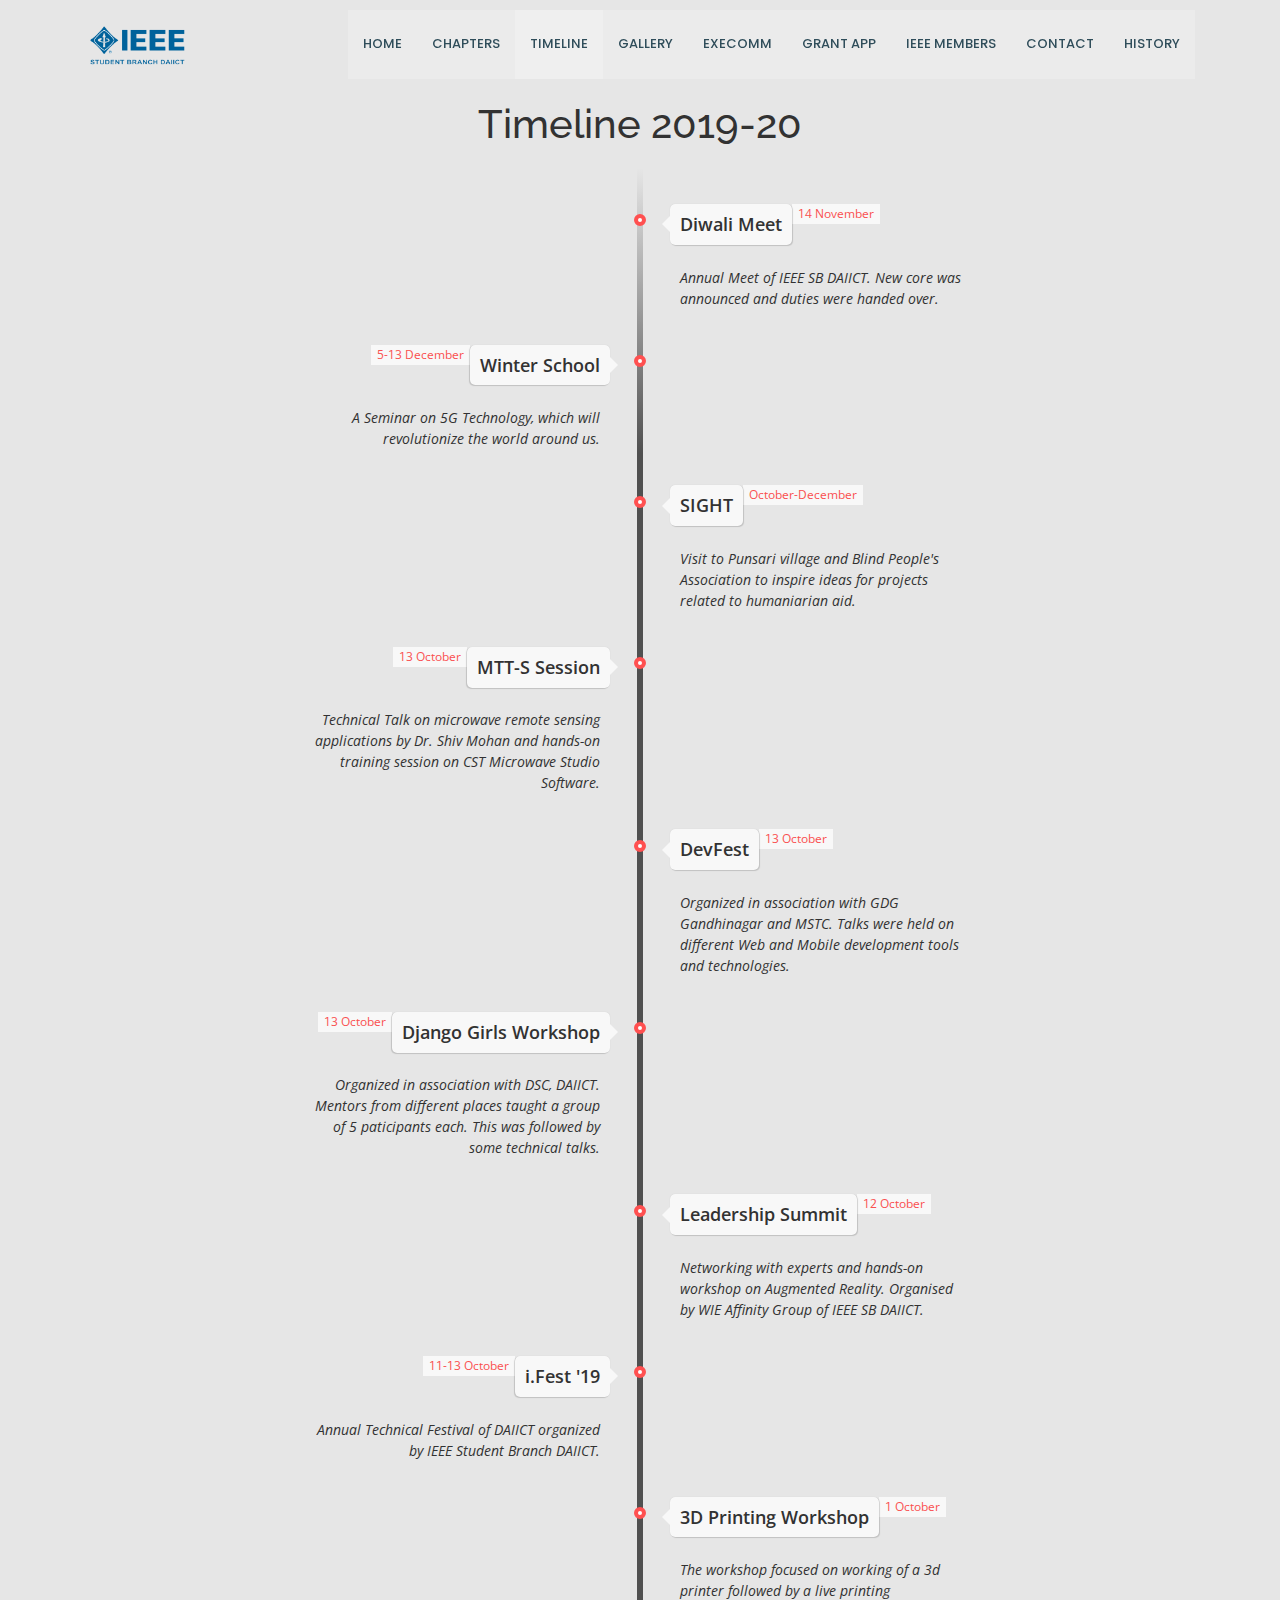
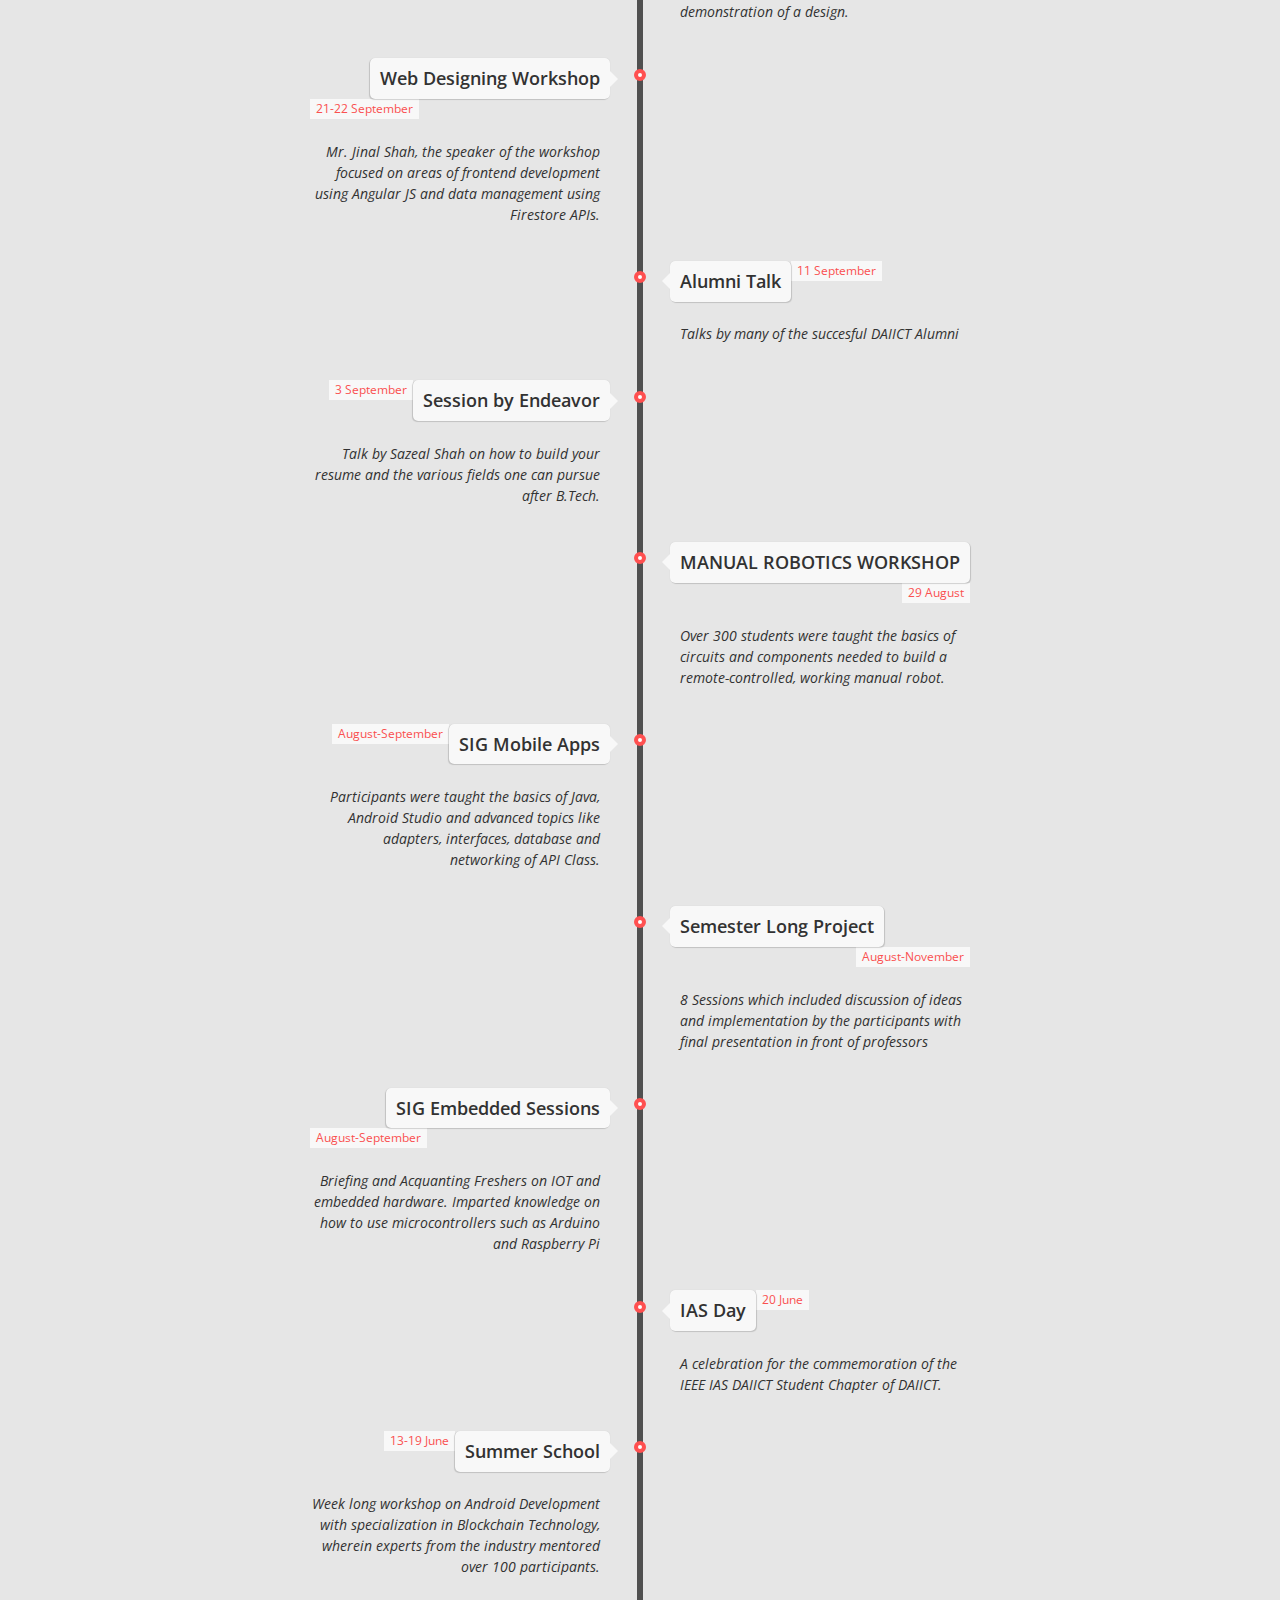
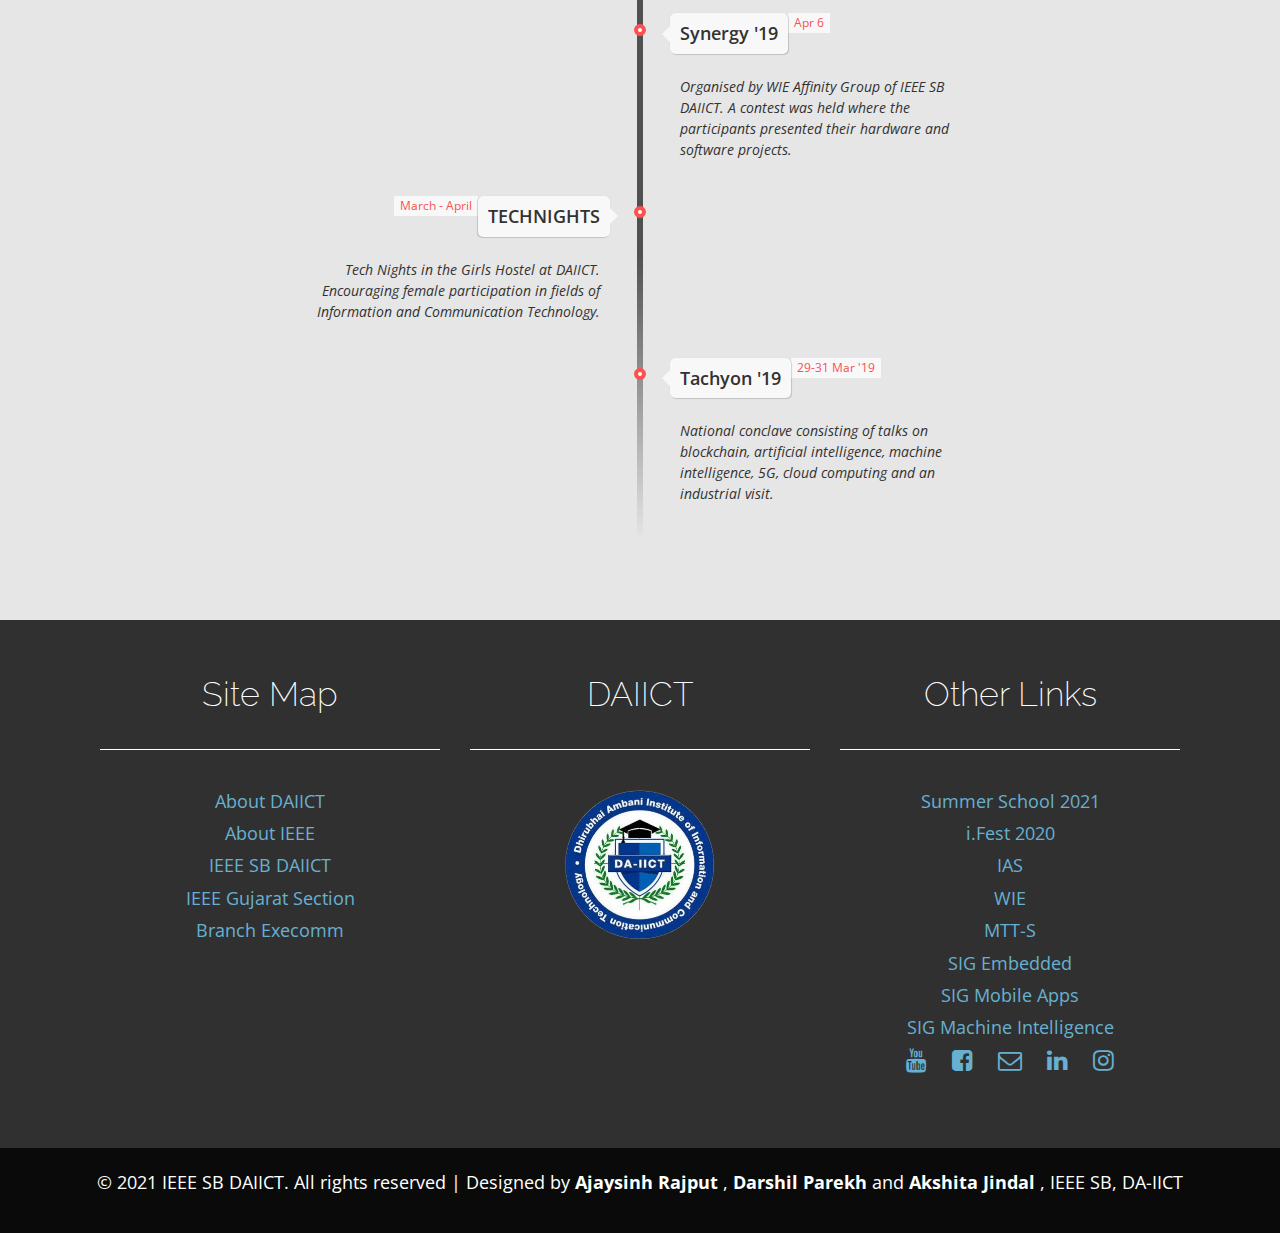
<file: timeline.html>
<!DOCTYPE html>
<html lang="en">
  <head>
    <!-- Global site tag (gtag.js) - Google Analytics -->
    <script async src="https://www.googletagmanager.com/gtag/js?id=UA-162398295-2"></script>
    <script>
      window.dataLayer = window.dataLayer || [];
      function gtag(){dataLayer.push(arguments);}
      gtag('js', new Date());

      gtag('config', 'UA-162398295-2');
    </script>

    <meta charset="UTF-8" />
    <meta name="viewport" content="width=device-width, initial-scale=1.0" />
    <title>IEEE Student Branch | DAIICT</title>
    <link
      rel="stylesheet"
      href="https://stackpath.bootstrapcdn.com/bootstrap/4.4.1/css/bootstrap.min.css"
      integrity="sha384-Vkoo8x4CGsO3+Hhxv8T/Q5PaXtkKtu6ug5TOeNV6gBiFeWPGFN9MuhOf23Q9Ifjh"
      crossorigin="anonymous"
    />
    <link rel="stylesheet" href="https://maxcdn.bootstrapcdn.com/font-awesome/4.4.0/css/font-awesome.min.css">
    <link
      href="https://cdn.jsdelivr.net/npm/boxicons@2.0.5/css/boxicons.min.css"
      rel="stylesheet"
    />
    <link rel="stylesheet" href="./css/icofont.min.css" />
    <link rel="stylesheet" href="./css/style.css" />
    <link rel="stylesheet" href="./css/animate.css" />
    <link rel="stylesheet" href="./css/copy.css" />
    <link rel="stylesheet" href="./css/footer.css" />
    <link rel="stylesheet" href="./css/timeline.css" />
    <link rel="icon" href="./img/ieee.ico" />
    <link
      href="https://fonts.googleapis.com/css?family=Open+Sans:300,300i,400,400i,600,600i,700,700i|Raleway:300,300i,400,400i,500,500i,600,600i,700,700i|Poppins:300,300i,400,400i,500,500i,600,600i,700,700i"
      rel="stylesheet"
    />
  </head>

  <body>
    <!-- ======= Header ======= -->
    <button type="button" class="mobile-nav-toggle d-lg-none">
      <i class="icofont-navigation-menu"></i>
    </button>
    <header id="header" class="fixed-top">
      <div class="container d-flex">
        <div class="logo mr-auto">
          <h1 class="text-light">
            <a href="index.html"
              ><span><img src="./img/ieee.PNG" alt="" srcset=""/></span
            ></a>
          </h1>
          <!-- Uncomment below if you prefer to use an image logo -->
          <!-- <a href="index.html"><img src="assets/img/logo.png" alt="" class="img-fluid"></a>-->
        </div>

        <nav class="nav-menu d-none d-lg-block">
          <ul>
            <li><a href="./index.html">Home</a></li>
            <li><a href="./chapters.html">Chapters</a></li>
            <li class="active"><a href="./timeline.html">Timeline</a></li>
            <li><a href="./gallery.html">Gallery</a></li>
            <li><a href="./team.html">EXECOMM</a></li>
            <li><a href="./grantapp.html">Grant App</a></li>
            <li><a href="./members.html">IEEE Members</a></li>
            <li><a href="./contact.html">Contact</a></li>
            <li><a href="./history.html">History</a></li>
          </ul>
        </nav>
        <!-- .nav-menu -->
      </div>
    </header>
    <!-- End Header -->
    <a href="#header" class="btn-get-started scrollto backtotop"
      ><i class="bx bx-chevrons-up"></i
    ></a>
    <!-- ======= Timeline Section ======= -->
    <link
      href="https://fonts.googleapis.com/css?family=Open+Sans:400,300,300italic,400italic,600,600italic,700,700italic"
      rel="stylesheet"
      type="text/css"
    />

    <!-- The Timeline -->
    <div class="timelinetitle text-center">
      <h1>Timeline 2019-20</h1>
    </div>

    <ul class="timeline" id="timelinelist">
      <!-- Item 1 -->
      <li>
        <div class="direction-r">
          <div class="flag-wrapper">
            <span class="flag">Diwali Meet</span>
            <span class="time-wrapper"
              ><span class="time">14 November</span></span
            >
          </div>
          <div class="desc">
            Annual Meet of IEEE SB DAIICT. New core was announced and duties
            were handed over.
          </div>
        </div>
      </li>

      <!-- Item 2 -->
      <li>
        <div class="direction-l">
          <div class="flag-wrapper">
            <span class="flag">Winter School</span>
            <span class="time-wrapper"
              ><span class="time">5-13 December</span></span
            >
          </div>
          <div class="desc">
            A Seminar on 5G Technology, which will revolutionize the world
            around us.
          </div>
        </div>
      </li>

      <!-- Item 3 -->
      <li>
        <div class="direction-r">
          <div class="flag-wrapper">
            <span class="flag">SIGHT</span>
            <span class="time-wrapper"
              ><span class="time">October-December</span></span
            >
          </div>
          <div class="desc">
            Visit to Punsari village and Blind People's Association to inspire
            ideas for projects related to humaniarian aid.
          </div>
        </div>
      </li>

      <!-- Item 4 -->
      <li>
        <div class="direction-l">
          <div class="flag-wrapper">
            <span class="flag">MTT-S Session</span>
            <span class="time-wrapper"
              ><span class="time">13 October</span></span
            >
          </div>
          <div class="desc">
            Technical Talk on microwave remote sensing applications by Dr. Shiv
            Mohan and hands-on training session on CST Microwave Studio
            Software.
          </div>
        </div>
      </li>

      <!-- Item 5 -->
      <li>
        <div class="direction-r">
          <div class="flag-wrapper">
            <span class="flag">DevFest</span>
            <span class="time-wrapper"
              ><span class="time">13 October</span></span
            >
          </div>
          <div class="desc">
            Organized in association with GDG Gandhinagar and MSTC. Talks were
            held on different Web and Mobile development tools and technologies.
          </div>
        </div>
      </li>

      <!-- Item 6 -->
      <li>
        <div class="direction-l">
          <div class="flag-wrapper">
            <span class="flag">Django Girls Workshop</span>
            <span class="time-wrapper"
              ><span class="time">13 October</span></span
            >
          </div>
          <div class="desc">
            Organized in association with DSC, DAIICT. Mentors from different
            places taught a group of 5 paticipants each. This was followed by
            some technical talks.
          </div>
        </div>
      </li>

      <!-- Item 7 -->
      <li>
        <div class="direction-r">
          <div class="flag-wrapper">
            <span class="flag">Leadership Summit</span>
            <span class="time-wrapper"
              ><span class="time">12 October</span></span
            >
          </div>
          <div class="desc">
            Networking with experts and hands-on workshop on Augmented Reality.
            Organised by WIE Affinity Group of IEEE SB DAIICT.
          </div>
        </div>
      </li>

      <!-- Item 8 -->
      <li>
        <div class="direction-l">
          <div class="flag-wrapper">
            <span class="flag">i.Fest '19</span>
            <span class="time-wrapper"
              ><span class="time">11-13 October</span></span
            >
          </div>
          <div class="desc">
            Annual Technical Festival of DAIICT organized by IEEE Student Branch
            DAIICT.
          </div>
        </div>
      </li>

      <!-- Item 9 -->
      <li>
        <div class="direction-r">
          <div class="flag-wrapper">
            <span class="flag">3D Printing Workshop</span>
            <span class="time-wrapper"
              ><span class="time">1 October</span></span
            >
          </div>
          <div class="desc">
            The workshop focused on working of a 3d printer followed by a live
            printing demonstration of a design.
          </div>
        </div>
      </li>

      <!-- Item 10 -->
      <li>
        <div class="direction-l">
          <div class="flag-wrapper">
            <span class="flag">Web Designing Workshop</span>
            <span class="time-wrapper"
              ><span class="time">21-22 September</span></span
            >
          </div>
          <div class="desc">
            Mr. Jinal Shah, the speaker of the workshop focused on areas of
            frontend development using Angular JS and data management using
            Firestore APIs.
          </div>
        </div>
      </li>

      <!-- Item 11 -->
      <li>
        <div class="direction-r">
          <div class="flag-wrapper">
            <span class="flag">Alumni Talk</span>
            <span class="time-wrapper"
              ><span class="time">11 September</span></span
            >
          </div>
          <div class="desc">
            Talks by many of the succesful DAIICT Alumni
          </div>
        </div>
      </li>

      <!-- Item 12 -->
      <li>
        <div class="direction-l">
          <div class="flag-wrapper">
            <span class="flag">Session by Endeavor</span>
            <span class="time-wrapper"
              ><span class="time">3 September</span></span
            >
          </div>
          <div class="desc">
            Talk by Sazeal Shah on how to build your resume and the various
            fields one can pursue after B.Tech.
          </div>
        </div>
      </li>

      <!-- Item 13 -->
      <li>
        <div class="direction-r">
          <div class="flag-wrapper">
            <span class="flag">MANUAL ROBOTICS WORKSHOP</span>
            <span class="time-wrapper"
              ><span class="time">29 August</span></span
            >
          </div>
          <div class="desc">
            Over 300 students were taught the basics of circuits and components
            needed to build a remote-controlled, working manual robot.
          </div>
        </div>
      </li>

      <!-- Item 14 -->
      <li>
        <div class="direction-l">
          <div class="flag-wrapper">
            <span class="flag">SIG Mobile Apps</span>
            <span class="time-wrapper"
              ><span class="time">August-September</span></span
            >
          </div>
          <div class="desc">
            Participants were taught the basics of Java, Android Studio and
            advanced topics like adapters, interfaces, database and networking
            of API Class.
          </div>
        </div>
      </li>

      <!-- Item 15 -->
      <li>
        <div class="direction-r">
          <div class="flag-wrapper">
            <span class="flag">Semester Long Project</span>
            <span class="time-wrapper"
              ><span class="time">August-November</span></span
            >
          </div>
          <div class="desc">
            8 Sessions which included discussion of ideas and implementation by
            the participants with final presentation in front of professors
          </div>
        </div>
      </li>

      <!-- Item 16 -->
      <li>
        <div class="direction-l">
          <div class="flag-wrapper">
            <span class="flag">SIG Embedded Sessions</span>
            <span class="time-wrapper"
              ><span class="time">August-September</span></span
            >
          </div>
          <div class="desc">
            Briefing and Acquanting Freshers on IOT and embedded hardware.
            Imparted knowledge on how to use microcontrollers such as Arduino
            and Raspberry Pi
          </div>
        </div>
      </li>

      <!-- Item 17 -->
      <li>
        <div class="direction-r">
          <div class="flag-wrapper">
            <span class="flag">IAS Day</span>
            <span class="time-wrapper"><span class="time">20 June</span></span>
          </div>
          <div class="desc">
            A celebration for the commemoration of the IEEE IAS DAIICT Student
            Chapter of DAIICT.
          </div>
        </div>
      </li>

      <!-- Item 18 -->
      <li>
        <div class="direction-l">
          <div class="flag-wrapper">
            <span class="flag">Summer School</span>
            <span class="time-wrapper"
              ><span class="time">13-19 June</span></span
            >
          </div>
          <div class="desc">
            Week long workshop on Android Development with specialization in
            Blockchain Technology, wherein experts from the industry mentored
            over 100 participants.
          </div>
        </div>
      </li>

      <!-- Item 19 -->
      <li>
        <div class="direction-r">
          <div class="flag-wrapper">
            <span class="flag">Synergy '19</span>
            <span class="time-wrapper"><span class="time">Apr 6</span></span>
          </div>
          <div class="desc">
            Organised by WIE Affinity Group of IEEE SB DAIICT. A contest was
            held where the participants presented their hardware and software
            projects.
          </div>
        </div>
      </li>

      <!-- Item 20 -->
      <li>
        <div class="direction-l">
          <div class="flag-wrapper">
            <span class="flag">TECHNIGHTS</span>
            <span class="time-wrapper"
              ><span class="time">March - April</span></span
            >
          </div>
          <div class="desc">
            Tech Nights in the Girls Hostel at DAIICT. Encouraging female
            participation in fields of Information and Communication Technology.
          </div>
        </div>
      </li>

      <!-- Item 21 -->
      <li>
        <div class="direction-r">
          <div class="flag-wrapper">
            <span class="flag">Tachyon '19</span>
            <span class="time-wrapper"
              ><span class="time">29-31 Mar '19</span></span
            >
          </div>
          <div class="desc">
            National conclave consisting of talks on blockchain, artificial
            intelligence, machine intelligence, 5G, cloud computing and an
            industrial visit.
          </div>
        </div>
      </li>
    </ul>

    <!-- End Timeline -->

    <!-- Footer  -->
    <div class="footer wow fadeInDown" id="sitemap">
      <div class="container row justify-content-center text-center">
        <div class="col-md-4 footer-left">
          <h4 class="text-center">Site Map</h4>

          <div class="mid-btm">
            <p>
              <a href="https://www.daiict.ac.in" target="_blank"
                >About DAIICT</a
              >
              <br /><a href="https://www.ieee.org" target="_blank"
                >About IEEE</a
              >
              <!-- <br />
              <a href="#popup3">Region 10</a> -->
              <br /><a href="index.html" target="_blank">IEEE SB DAIICT</a>
              <br />
              <a href="https://ieeegujaratsection.org" target="_blank"
                >IEEE Gujarat Section</a
              >
              <br /><a href="team.html" target="_blank">Branch Execomm</a>
              <!-- <br /><a href="#popup7">Bylaws</a> -->
            </p>
          </div>
        </div>

        <div class="col-md-4 footer-left" style="margin-bottom: 35px;">
          <h4>DAIICT</h4>
          <p></p>
          <a href="http://www.daiict.ac.in" target="_blank">
            <img
              src="./img/dalogo.png"
              class="img-responsive1"
              width="162px"
              height="156px"
          /></a>
        </div>

        <div class="col-md-4 footer-right">
          <h4>Other Links</h4>
          <p>
            <a href="http://ieee.daiict.ac.in/ss21/" target="_blank"
              >Summer School 2021</a
            >
            <br /><a href="http://ifest.daiict.ac.in/" target="_blank"
              >i.Fest 2020</a
            >
            <br /><a href="http://ias.daiict.ac.in/" target="_blank">IAS</a>
            <br /><a href="https://wie.ieee.org" target="_blank">WIE</a>
            <br /><a href="https://www.mtt.org/" target="_blank">MTT-S</a>
            <br /><a href="chapters.html" target="_blank">SIG Embedded</a>
            <br /><a href="chapters.html" target="_blank">SIG Mobile Apps</a>
            <br /><a href="chapters.html" target="_blank"
              >SIG Machine Intelligence</a
            >
            <br />
            <a href="https://youtube.com/user/ieeesbdaiict" target="_blank"><i class="fa fa-youtube square fa-lg"></i></a>&nbsp&nbsp&nbsp&nbsp
            <a href="https://www.facebook.com/ieeesbdaiict/" target="_blank"><i class="fa fa-facebook-square fa-lg"></i></a>&nbsp&nbsp&nbsp&nbsp
            <a href="mailto:ieee@daiict.ac.in"><i class="fa fa-envelope-o fa-lg"></i></a>&nbsp&nbsp&nbsp&nbsp
            <a href="https://www.linkedin.com/company/ieee-student-branch-daiict/" target="_blank"><i class="fa fa-linkedin square fa-lg"></i></a>&nbsp&nbsp&nbsp&nbsp
            <a href="https://instagram.com/i.fest?utm_medium=copy_link" target="_blank"><i class="fa fa-instagram square fa-lg"></i></a>
          </p>

          <div class="clearfix"></div>
        </div>
        <div class="clearfix"></div>
      </div>
    </div>

    <div
      class="copyright wow fadeInDown"
      data-wow-duration=".8s"
      data-wow-delay=".2s"
    >
      <div class="container">
        <p>
          © 2021 IEEE SB DAIICT. All rights reserved | Designed by
          <a style="color: white;" href="https://github.com/AjaysinhRajput2802" target="_blank">Ajaysinh Rajput</a> , <a style="color: white;" href="https://github.com/201901407" target="_blank">Darshil Parekh</a> and <a style="color: white;" href="https://github.com/akshitajindal" target="_blank">Akshita Jindal</a> , IEEE SB, DA-IICT
        </p>
      </div>
    </div>

    <!-- <script
      src="https://code.jquery.com/jquery-3.4.1.slim.min.js"
      integrity="sha384-J6qa4849blE2+poT4WnyKhv5vZF5SrPo0iEjwBvKU7imGFAV0wwj1yYfoRSJoZ+n"
      crossorigin="anonymous"
    ></script> -->
    <script src="https://ajax.googleapis.com/ajax/libs/jquery/3.4.1/jquery.min.js"></script>
    <!-- <script src="https://cdn.jsdelivr.net/npm/popper.js@1.16.0/dist/umd/popper.min.js" integrity="sha384-Q6E9RHvbIyZFJoft+2mJbHaEWldlvI9IOYy5n3zV9zzTtmI3UksdQRVvoxMfooAo" crossorigin="anonymous"></script> -->
    <script
      src="https://stackpath.bootstrapcdn.com/bootstrap/4.4.1/js/bootstrap.min.js"
      integrity="sha384-wfSDF2E50Y2D1uUdj0O3uMBJnjuUD4Ih7YwaYd1iqfktj0Uod8GCExl3Og8ifwB6"
      crossorigin="anonymous"
    ></script>
    <script src="./js/copy.js"></script>
    <script src="./js/script.js"></script>
    <script src="./js/easing.js"></script>
  </body>
</html>
</file>
<file: css/style.css>
.sample {
  min-height: 100vh;
  background-color: lightcyan;
}

body {
  font-family: "Open Sans", sans-serif;
  color: #444444;
  background-color: rgba(243, 243, 243, 0.4);
  background: url("../img/cool-background.png") fixed center center;
}

a {
  color: #67b0d1;
}

a:hover {
  color: #8ec4dd;
  text-decoration: none;
}

h1,
h2,
h3,
h4,
h5,
h6 {
  font-family: "Raleway", sans-serif;
}

/* <!-- ======= Join IEEE Section ======= --> */
.joinieee {
  align-content: center;
  text-align: center;
}
.joinieee .col,
.right-achievements,
.whyjoin {
  background-color: white;
}

.whyjoin {
  /* max-width: 100%; */
  width: 140% !important;
}

.right-achievements {
  max-width: 60%;
  margin-left: auto;
}

.padder1 {
  max-width: 0px !important;
}

/* End Join IEEE */

/* Summer school section */
#summerschool {
  max-width: 100%;
  overflow: hidden;
}
canvas {
  position: relative;
  top: 0;
  left: 0;
  z-index: -2;
}
#home {
  max-width: 100%;
  min-height: 100vh;
  color: white;
  margin-top: -60px;
  font-size: 40px;
}
.home_topic {
  max-width: 100%;
  font-size: 60px;
  color: white;
}

@media (max-width: 576px) {
  #team {
    margin: auto 4.3vw;
  }
}

/* end of Summer school  */
.backtotop {
  font-size: 36px;
  display: inline-block;
  padding: 0px 0;
  border-radius: 50px;
  transition: 0.3s ease-in-out;
  margin: 10px;
  width: 50px;
  height: 50px;
  /* border: 2px solid #CEA2FD; */
  border: 2px solid rgba(0, 0, 0, 0.3);
  /* color: #CEA2FD; */
  color: rgba(0, 0, 0, 0.3);
  text-align: center;

  position: fixed;
  bottom: 0.7em;
  right: 1em;
  z-index: 5;
}
.home_title {
  max-width: 100%;
  padding-top: 3.7%;
  font-size: 70px;
  color: white;
  margin-top: -700px;
}
.small_span {
  max-width: 100%;
  font-size: 20px;
}
#registerbtn{
  background-color: #1c92d2;
  padding: 0.8rem;
  color: white;
  font-size: 2.4rem;
  font-family: 'Trebuchet MS', 'Lucida Sans Unicode', 'Lucida Grande', 'Lucida Sans', Arial, sans-serif;
  font-weight: bold;
  border: #1c92d2 solid 0.4rem;
  border-radius: 2rem;
}
#registerbtn:hover{
  background-color: rgb(8, 46, 116);
  border: rgb(8, 46, 116) solid 0.4rem;
  color: white;
}

/* Webinars */
.webinars-container {
  margin-top: 50px;
}
#webinarsection {
  /* background: linear-gradient(90deg, rgba(2,0,36,1) 0%, rgba(9,9,91,0.2623249983587185) 20%, rgba(0,212,255,1) 100%); */
  /* background: url("../img/webinar-back1-mini.jpg") fixed center; */
  /* background: linear-gradient(rgba(103, 176, 209, 0.281), rgba(103, 176, 209, 0.7)); */
  background: #1c92d2, url("../img/webinar-back1-mini.jpg");  /* fallback for old browsers */
  background: -webkit-linear-gradient(to right, #f2fcfe, #1c92d254), url("../img/webinar-back1-mini.jpg") fixed center;  /* Chrome 10-25, Safari 5.1-6 */
  background: linear-gradient(to right, #f2fcfe, #1c92d254), url("../img/webinar-back1-mini.jpg") fixed center; /* W3C, IE 10+/ Edge, Firefox 16+, Chrome 26+, Opera 12+, Safari 7+ */
  background-repeat: no-repeat;
  background-size: cover;
}

/* End of webinars */
</file>
<file: css/copy.css>
/*--------------------------------------------------------------
# Header
--------------------------------------------------------------*/
#header {
    height: 80px;
    transition: all 0.5s;
    z-index: 997;
    transition: all 0.5s;
    padding: 20px 0;
}

#header.header-scrolled {
    background: rgba(103, 176, 209, 0.8);
    height: 60px;
    padding: 10px 0;
}

#header .logo h1 {
    font-size: 24px;
    margin: 0;
    padding: 6px 0;
    line-height: 1;
    font-weight: 700;
    letter-spacing: 1px;
    font-family: "Poppins", sans-serif;
    text-transform: uppercase;
}

#header .logo h1 a,
#header .logo h1 a:hover {
    color: #fff;
    text-decoration: none;
}

#header .logo img {
    padding: 0;
    margin: 0;
    max-height: 40px;
}

@media (max-width: 768px) {
    #header {
        height: 60px;
        padding: 10px 0;
    }
}

/*--------------------------------------------------------------
  # Navigation Menu
  --------------------------------------------------------------*/
/* Desktop Navigation */
.nav-menu,
.nav-menu * {
    margin: 0;
    padding: 0;
    list-style: none;
}

.nav-menu > ul > li {
    position: relative;
    white-space: nowrap;
    float: left;
    margin-top: -10px;
    background: rgba(255, 255, 255, 0.2);
}

.nav-menu a {
    display: block;
    position: relative;
    color: #2f4d5a;
    padding: 20px 15px;
    transition: 0.3s;
    font-size: 13px;
    font-family: "Poppins", sans-serif;
    text-transform: uppercase;
    font-weight: 500;
}

.nav-menu a:hover,
.nav-menu .active > a,
.nav-menu li:hover > a {
    background: rgba(255, 255, 255, 0.2);
    text-decoration: none;
}

.header-scrolled .nav-menu > ul > li {
    background: none;
}

.header-scrolled .nav-menu a {
    color: #fff;
}

.header-scrolled .nav-menu a:hover,
.header-scrolled .nav-menu .active > a,
.header-scrolled .nav-menu li:hover > a {
    background: rgba(255, 255, 255, 0.2);
}

.nav-menu .drop-down ul {
    display: block;
    position: absolute;
    left: 0;
    top: calc(100% + 30px);
    z-index: 99;
    opacity: 0;
    visibility: hidden;
    padding: 10px 0;
    background: #fff;
    box-shadow: 0px 0px 30px rgba(127, 137, 161, 0.25);
    transition: ease all 0.3s;
}

.nav-menu .drop-down:hover > ul {
    opacity: 1;
    top: 100%;
    visibility: visible;
}

.nav-menu .drop-down li {
    min-width: 180px;
    position: relative;
}

.nav-menu .drop-down ul a {
    padding: 12px 20px;
    font-size: 14px;
    font-weight: 500;
    text-transform: none;
    color: #25607a;
}

.nav-menu .drop-down ul a:hover,
.nav-menu .drop-down ul .active > a,
.nav-menu .drop-down ul li:hover > a {
    color: #67b0d1;
}

.nav-menu .drop-down > a:after {
    content: "\ea99";
    font-family: IcoFont;
    padding-left: 5px;
}

.nav-menu .drop-down .drop-down ul {
    top: 0;
    left: calc(100% - 30px);
}

.nav-menu .drop-down .drop-down:hover > ul {
    opacity: 1;
    top: 0;
    left: 100%;
}

.nav-menu .drop-down .drop-down > a {
    padding-right: 35px;
}

.nav-menu .drop-down .drop-down > a:after {
    content: "\eaa0";
    font-family: IcoFont;
    position: absolute;
    right: 15px;
}

@media (max-width: 1366px) {
    .nav-menu .drop-down .drop-down ul {
        left: -90%;
    }
    .nav-menu .drop-down .drop-down:hover > ul {
        left: -100%;
    }
    .nav-menu .drop-down .drop-down > a:after {
        content: "\ea9d";
    }
}

/* Mobile Navigation */
.mobile-nav-toggle {
    position: fixed;
    right: 15px;
    top: 15px;
    z-index: 9998;
    border: 0;
    background: none;
    font-size: 24px;
    transition: all 0.4s;
    outline: none !important;
    line-height: 1;
    cursor: pointer;
    text-align: right;
}

.mobile-nav-toggle i {
    color: #fff;
}

.mobile-nav {
    position: fixed;
    top: 55px;
    right: 15px;
    bottom: 15px;
    left: 15px;
    z-index: 9999;
    overflow-y: auto;
    background: #fff;
    transition: ease-in-out 0.2s;
    opacity: 0;
    visibility: hidden;
    border-radius: 10px;
    padding: 10px 0;
}

.mobile-nav * {
    margin: 0;
    padding: 0;
    list-style: none;
}

.mobile-nav a {
    display: block;
    position: relative;
    color: #2f4d5a;
    padding: 10px 20px;
    font-weight: 500;
    outline: none;
}

.mobile-nav a:hover,
.mobile-nav .active > a,
.mobile-nav li:hover > a {
    color: #67b0d1;
    text-decoration: none;
}

.mobile-nav .drop-down > a:after {
    content: "\ea99";
    font-family: IcoFont;
    padding-left: 10px;
    position: absolute;
    right: 15px;
}

.mobile-nav .active.drop-down > a:after {
    content: "\eaa1";
}

.mobile-nav .drop-down > a {
    padding-right: 35px;
}

.mobile-nav .drop-down ul {
    display: none;
    overflow: hidden;
}

.mobile-nav .drop-down li {
    padding-left: 20px;
}

.mobile-nav-overly {
    width: 100%;
    height: 100%;
    z-index: 9997;
    top: 0;
    left: 0;
    position: fixed;
    background: rgba(30, 48, 56, 0.6);
    overflow: hidden;
    display: none;
    transition: ease-in-out 0.2s;
}

.mobile-nav-active {
    overflow: hidden;
}

.mobile-nav-active .mobile-nav {
    opacity: 1;
    visibility: visible;
}

.mobile-nav-active .mobile-nav-toggle i {
    color: #fff;
}

/*--------------------------------------------------------------
# Hero Section
--------------------------------------------------------------*/
.hero {
    width: 100%;
    height: 100vh;
    /*background: url("../img/back1.JPG") top center;*/
    background: fixed center center;
    /*background-image: url("../img/Gallery/DSC_0610-200kb.jpg");*/
    /*background: linear-gradient(rgba(103, 176, 209, 0.281), rgba(103, 176, 209, 0.3)), url("../img/Gallery/DSC_0610-200kb.jpg") fixed center center;*/
    /*animation: imageAnimation 18s linear infinite 0s;*/
    background-size: cover;
    -webkit-transition: background-image 1s linear;
    -moz-transition: background-image 1s linear;
    -o-transition: background-image 1s linear;
    -ms-transition: background-image 1s linear;
    transition: background-image 1s linear;
    position : relative;
    /*opacity:0.8;*/
    font-family: 'Roboto', sans-serif;
}

#hero .hero-container {
    position: absolute;
    bottom: 0;
    top: 0;
    left: 0;
    right: 0;
    display: flex;
    justify-content: center;
    align-items: center;
    flex-direction: column;
    text-align: center;
}

#hero h1 {
    margin: 0 0 10px 0;
    font-size: 64px;
    font-weight: 700;
    line-height: 56px;
    text-transform: uppercase;
    color: #fff;
    text-shadow: -1px 0 2px #2f4d5a;
}

#hero h2 {
    color: #fff;
    margin-bottom: 50px;
    font-size: 20px;
    text-transform: uppercase;
    font-weight: 700;
    text-shadow: -1px 0 2px #2f4d5a;
}

#hero .btn-get-started {
    font-size: 36px;
    display: inline-block;
    padding: 4px 0;
    border-radius: 50px;
    transition: 0.3s ease-in-out;
    margin: 10px;
    width: 64px;
    height: 64px;
    text-align: center;
    border: 2px solid #fff;
    color: #fff;
}

#hero .btn-get-started:hover {
    padding-top: 8px;
    background: rgba(255, 255, 255, 0.15);
}

@media (min-width: 1024px) {
    #hero {
        background-attachment: fixed;
    }
}

@media (max-width: 768px) {
    #hero h1 {
        font-size: 28px;
        line-height: 36px;
    }
    #hero h2 {
        font-size: 18px;
        line-height: 24px;
        margin-bottom: 30px;
    }
}

/*--------------------------------------------------------------
# Sections General
--------------------------------------------------------------*/
section {
    padding: 60px 0;
}

.section-bg {
    background-color: #f4f9fc;
}

.section-title {
    text-align: center;
    padding-bottom: 30px;
}

.section-title h2 {
    font-size: 32px;
    font-weight: bold;
    position: relative;
    margin-bottom: 30px;
    color: #2f4d5a;
    z-index: 2;
}

.section-title h2::after {
    content: "";
    position: absolute;
    left: 50%;
    top: 50%;
    transform: translate(-50%, -50%);
    width: 122px;
    height: 66px;
    background: url(../img/section-title-bg.png) no-repeat;
    z-index: -1;
}

.section-title p {
    margin-bottom: 0;
}

/*--------------------------------------------------------------
# Services  # tiles just below main first section
--------------------------------------------------------------*/
.services{
    padding-bottom: 0px !important;
    margin-bottom: 0px !important;
}
.services .icon-box {
    padding: 30px;
    position: relative;
    overflow: hidden;
    background: #fff;
    box-shadow: 0 0 29px 0 rgba(68, 88, 144, 0.12);
    transition: all 0.3s ease-in-out;
    border-radius: 8px;
    z-index: 1;
  }
  
  .services .icon-box::before {
    content: '';
    position: absolute;
    background: white;
    right: 0;
    left: 0;
    bottom: 0;
    top: 100%;
    transition: all 0.3s;
    z-index: -1;
  }
  
  .services .icon-box:hover::before {
    background: #67b0d1;
    top: 0;
    border-radius: 0px;
  }
  
  .services .icon {
    margin-bottom: 15px;
  }
  
  .services .icon i {
    font-size: 48px;
    line-height: 1;
    color: #67b0d1;
    transition: all 0.3s ease-in-out;
  }
  
  .services .title {
    font-weight: 700;
    margin-bottom: 15px;
    font-size: 18px;
  }
  
  .services .title a {
    color: #111;
  }
  
  .services .description {
    font-size: 15px;
    line-height: 28px;
    margin-bottom: 0;
  }
  
  .services .icon-box:hover .title a, .services .icon-box:hover .description {
    color: #fff;
  }
  
  .services .icon-box:hover .icon i {
    color: #fff;
  }

/*--------------------------------------------------------------
# About  #joinieee
--------------------------------------------------------------*/
.about .content h3 {
    font-weight: 600;
    font-size: 30px;
    color: #545454;
}

.about .content ul {
    list-style: none;
    padding: 0;
}

.about .content ul li {
    padding-bottom: 10px;
}

.about .content ul i {
    font-size: 20px;
    padding-right: 4px;
    color: #e96b56;
}

.about .content p:last-child {
    margin-bottom: 0;
}

.about .row:nth-child(2){
    margin-top: 50px;
}

.about p{
    font-size: 22px;
}

.about p, .about h3{
    text-align: center;
}

#joinieee{
    padding-top: 20px;
}

#otherbenefits{
    padding-top: 70px;
    padding-bottom: 70px;
}


/*--------------------------------------------------------------
# achievements  # tiles just below main first section
--------------------------------------------------------------*/
.achievements{
    /* padding-bottom: 0px !important; */
    /* margin-bottom: 0px !important; */
    margin-top: -60px;
    background: linear-gradient(rgba(103, 176, 209, 0.9), rgba(103, 176, 209, 0.4)), url("../img/achievement-70kb.jpeg") fixed center center;
}
.achievements .icon-box {
    padding: 30px;
    position: relative;
    overflow: hidden;
    background: #fff;
    box-shadow: 0 0 29px 0 rgba(68, 88, 144, 0.12);
    transition: all 0.3s ease-in-out;
    border-radius: 8px;
    z-index: 1;
    margin-bottom: 10px;
  }
  
  .achievements .icon-box::before {
    content: '';
    position: absolute;
    background: white;
    right: 0;
    left: 0;
    bottom: 0;
    top: 100%;
    transition: all 0.3s;
    z-index: -1;
  }
  
  .achievements .icon-box:hover::before {
    background: #67b0d1;
    top: 0;
    border-radius: 0px;
  }
  
  .achievements .icon {
    margin-bottom: 15px;
  }
  
  .achievements .icon i {
    font-size: 48px;
    line-height: 1;
    color: #67b0d1;
    transition: all 0.3s ease-in-out;
  }
  
  .achievements .title {
    font-weight: 700;
    margin-bottom: 15px;
    font-size: 18px;
  }
  
  .achievements .title a {
    color: #111;
  }
  
  .achievements .description {
    font-size: 15px;
    line-height: 28px;
    margin-bottom: 0;
  }
  
  .achievements .icon-box:hover .title a, .achievements .icon-box:hover .description {
    color: #fff;
  }
  
  .achievements .icon-box:hover .icon i {
    color: #fff;
  }
</file>
<file: css/footer.css>
/* Footer */
.footer {
    background: #303030;
    padding: 3em 0;
  }
.footer div{
    margin-left: auto !important;
    margin-right: auto !important;
}
  .footer h6 {
    font-size: 1.7em;
    background: #24b8ff;
    padding: 0.5em 1.7em;
    font-weight: 700;
    color: #fff;
  }
  .footer p {
    font-size: 1em;
    color: #24b8ff;
    margin: 1em 0;
    line-height: 1.8em;
  }
  .footer-middle p {
    margin: 0;
  }
  .footer-middle a {
    color: #24b8ff;
  font-family: 'Open Sans', sans-serif;
  }
  .footer h4 {
    font-size: 1.9em;
    font-weight: 200;
    color: #fff;
    border-bottom: 1px solid #fff;
    margin-bottom: 1em;
    padding-bottom: 1em;
  }
  .mid-btm {
    margin-bottom: 1em;
  }
  .footer-right li a {
    color: #24b8ff;
    font-size: 0.875em;
    line-height: 1.8em;
  }
  .footer-right li a:hover{
    color: #24b8ff;
  }
  .footer-right li {
  display:block;
  }
  .copyright {
    background:#0a0a0a;
    padding: 1em 0;
    text-align: center;
  }
  .copyright p {
    font-size: 1em;
    color: #ffffff;
    line-height: 1.8em;
  }
  .copyright p a{
    color: #ffffff;
  font-weight:700;
  }
  .copyright p a:hover{
    color:#24b8ff;
  }
  .technology {
    margin-top: 1em;
  }
  /* //Footer */
</file>
<file: css/chapters.css>
img{
    max-width: 100%;
}
body{
    background-color: rgb(247, 247, 247);
}

.sigcontent{
    background-color: white;
    padding: 40px;
}

section .row{
    padding: 40px 0px;
}
section .row:hover{
    background-color: whitesmoke;
}

#wieimg{
    max-width: 80%;
}

#mttimg{
    width: 110%;
}

.sigtitle{
    margin-top: 40px;
    margin-bottom: 40px;
}
</file>
<file: css/contact.css>
.contact-title{
    margin-top: 50px;
}
html, body{
    font-family: 'Raleway', sans-serif;
        font-size: 100%;
        background: #f7f7f7;
    }
    body a,.grid_1,plan_1,plan_1.one,plan_1.two,i.icon1, i.icon2, i.icon3, i.icon4, i.icon5, i.icon6 {
        transition:0.5s all;
        -webkit-transition:0.5s all;
        -moz-transition:0.5s all;
        -o-transition:0.5s all;
        -ms-transition:0.5s all;
    }
    a:hover{
     text-decoration:none;
    }
    input[type="button"],input[type="submit"],li.parallelogram{
        transition:0.5s all;
        -webkit-transition:0.5s all;
        -moz-transition:0.5s all;
        -o-transition:0.5s all;
        -ms-transition:0.5s all;
    }
    h1,h2,h3,h4,h5,h6{
        margin:0;
         font-family: 'Raleway', sans-serif;
    }	
    p{
        margin:0;
        font-family: 'Open Sans', sans-serif;
    }
    ul{
        margin:0;
        /* padding:0; */
    }
    label{
        margin:0;
    }
    .tech-btm20 .deta ul{
        padding-left: 20px;
    }
    .tech-btm20 p {
        margin: 1em 0;
        font-size: 0.875em;
        color: #777;
        line-height:1.8em;
    }
    .tech-btm20 h4 {
        font-size: 1.2em;
        color: #4573d1;
        font-weight: 700;
        margin-bottom: 0.5em;
    }
    .tech-btm20 {
        padding: 1em 1em;
        background: #fff;
    }
    .tech-btm20 {
        padding: 1em 0.5em;
        background: #fff;
    }
    .tech-btm20 p {
        font-size: 0.85em;
    }
    .tech-btm20 h4 {
        font-size: 1.4em;
    }
    .tech-btm20 {
        padding: 1em 1em;
        background: #fff;
    }
    /*-- Header --*/
    .header {
        background: #FFF;
        padding:0.5em 0;
        box-shadow: 0px 1px 9px 1px #cfcfcf;
        border-top: 2px solid #4573d1;
    }
    .img {
        height: auto;
        width: auto;
    }
    .navbar-right {
        float: left !important;
        margin-right: -15px;
    }
    .header-search{
        width: 25%;
    }
    
    /*--social-icons--*/
    .social-icons {
        margin-top: 0.5em;
    }
    .social-icons ul li {
        display: inline-block;
        margin-left: 1em;
    }
    .social-icons ul li a {
        background: url(../images/social-icons.png)no-repeat -3px -2px;
        display: block;
        height: 22px;
        width: 20px;
        -webkit-transition: .5s all;
        transition: .5s all;
        -moz-transition: .5s all;
        padding: 0;
    }
    .social-icons ul li a.pin {
        background-position: -3px -38px;
    }
    .social-icons ul li a.in {
        background-position: -3px -78px;
    }
    .social-icons ul li a.be {
        background-position: -3px -115px;
    }
    .social-icons ul li a.you {
        background-position: -3px -154px;
    }
    .social-icons ul li a.vimeo {
        background-position: -2px -192px;
    }
    .social-icons ul li a:hover{
        -webkit-transform:rotateY(360deg);
        transform:rotateY(360deg);
        -moz-transform:rotateY(360deg);
        -o-transform:rotateY(360deg);
        -ms-transform:rotateY(360deg);
    }
    .header_right {
        float: left;
        margin-left: 0em;
        margin-right: 3em;
    }
    .head-left {
        float: left;
        position: relative;
        width: 9%;
    }
    .navbar {
        margin-bottom: 0;
    }
    .navbar-default {
        background: none;
        border: none;
    }
    .navbar-default .navbar-nav > li > a {
        color: #303030;
    }
    .navbar-nav > li > a {
        font-size: 14px;
        padding: 29px 18px;
        text-transform: uppercase;
        font-family: 'Raleway', sans-serif;
        font-weight: 600;
    }
    .navbar-nav > li > img {
        width: 150px;
        padding: 10px 18px;
    }
    .navbar-default .navbar-nav > .active > a, .navbar-default .navbar-nav > .active > a:hover, .navbar-default .navbar-nav > .active > a:focus {
        color: #4573d1;
        background: #ffffff;
    }
    .navbar-default .navbar-nav > li > a:hover, .navbar-default .navbar-nav > li > a:focus {
        color:#4573d1;
    }
    .navbar-default .navbar-nav > .active > a:before{
        color:#4573d1;
    }
    .link-effect-7 {
      -moz-perspective: 900px;
      -webkit-perspective: 900px;
      perspective: 900px;
    }
    .link-effect-7 a {
      color: rgba(0, 0, 0, 0.4);
      text-shadow: none;
      margin: 0;
      -moz-transition: 0.3s;
      -o-transition: 0.3s;
      -webkit-transition: 0.3s;
      transition: 0.3s;
    }
    .link-effect-7 a::before {
      color: white;
      content: attr(data-hover);
      position: absolute;
      -moz-transition: 0.3s;
      -o-transition: 0.3s;
      -webkit-transition: 0.3s;
      transition: 0.3s;
      -moz-transform-origin: 50% 0 50%;
      -ms-transform-origin: 50% 0 50%;
      -webkit-transform-origin: 50% 0 50%;
      transform-origin: 50% 0 50%;
      -moz-transform-style: preserve-3d;
      -webkit-transform-style: preserve-3d;
      transform-style: preserve-3d;
    }
    .link-effect-7 a:hover {
      color: #797878;
    }
    .link-effect-7 a:hover::before {
      -moz-transform: translateY(22px) rotateX(-90deg);
      -ms-transform: translateY(22px) rotateX(-90deg);
      -webkit-transform: translateY(22px) rotateX(-90deg);
      transform: translateY(22px) rotateX(-90deg);
    }
    .logo {
        padding: 1em 0;
        text-align: center;
    }
    .logo h1 a {
        font-size: 1em;
        color: #303030;
    }
    figure.effect-julia img {
        max-width: none;
        -webkit-transition: opacity 1s, -webkit-transform 1s;
        transition: opacity 1s, transform 1s;
        -webkit-backface-visibility: hidden;
        backface-visibility: hidden;
    }
    
    .logo p {
        font-size: 14px;
        margin-top: 0.5em;
        line-height: 1.8em;
        color: #4573d1;
        font-weight: 400;
        position:relative;
    }
    label.of {
        width: 86px;
        height: 2px;
        margin-top: -26px;
        position: absolute;
        top: 37px;
        left: 366px;
        background: #303030;
    }
    label.on{
        background: #303030;
        width: 86px;
        height: 2px;
        margin-top: -26px;
        position: absolute;
        top: 37px;
        left: 690px;
    }
    /*--banner--*/
    .banner{
    background: url(../images/banner/4.jpg) no-repeat 0px 0px;
    background-size:cover;
    -webkit-background-size: cover;
    -o-background-size: cover;
    -ms-background-size: cover;
    -moz-background-size: cover;
    min-height: 600px;
    }
    .banner-1{
    background: url(../images/banner/01.jpg) no-repeat 0px 0px;
    background-size:cover;
    -webkit-background-size: cover;
    -o-background-size: cover;
    -ms-background-size: cover;
    -moz-background-size: cover;
    min-height: 250px;
    }
    .banner h2 {
        font-size:2.5em;
        font-weight: 600;
        color: rgb(151, 9, 9);
    }
    .banner {
        padding: 10em 0 0;
        text-align: center;
    }
    .banner p {
        font-size: 1.2em;
        color: rgba(255, 255, 255, 0.46);
        font-weight: 400;
        line-height: 1.8em;
        margin: 1em auto 2em;
        width: 70%;
    }
    /*--banner--*/
    .tab-content>.tab-pane {
        padding: 50px 0;
    }
    .nav-tabs > li {
        width: 33.33%;
        text-align: center;
    }
    
    .nav-tabs>li>a {
        margin: 0 0px;
        padding: 10px 53px;
        line-height: 1.42857143;
        font-size: 16px;
        font-weight: 600;
        border: 1px solid transparent;
        border-radius: 4px 4px 0 0;
        color: #016773;
    }
    .nav-tabs>li>a:hover, .nav>li>a:focus {
        text-decoration: none;
        background-color: #FFF;
        border-bottom: 3px solid #4573d1;
    }
    .nav-tabs>li.active>a, .nav-tabs>li.active>a:hover, .nav-tabs>li.active>a:focus {
         border-bottom: 3px solid #4573d1;
    }
    .tab-info p {
        line-height: 1.9em;
        margin-bottom: 1em;
        font-weight: 400;
        color: #999;
    }
    /*--technology-left--*/
    .blog-poast-info {
        border-top: 1px solid #aeaeae;
        padding: 1em 0;
        text-align: left;
    }
    .blog-poast-info ul li {
        display:inline-table;
        margin-right: 1em;
    }
    .blog-poast-info ul li{
        color: #000;
        font-size:0.8125em;
        vertical-align:middle;
    }
    .blog-poast-info li i {
        font-size:1.5em;
        color: #aeaeae;
        margin-right: 0.3em;
        margin-top: 0px;
        vertical-align:middle;
    }
    i.glyphicon.glyphicon-comment {
        vertical-align: middle;
    }
    .blog-poast-info ul li a {
            color:#000;
        transition: 0.5s all;
        -webkit-transition: 0.5s all;
        -moz-transition: 0.5s all;
        -o-transition: 0.5s all;
        vertical-align:middle;
    }
    .blog-poast-info ul li a:hover{
        text-decoration:none;
    }
    .blog-poast-info ul li a:hover {
        color:#4573d1;
    }
    .blog-section {
      padding: 4em 0;
      position: relative;
    }
    .tc-ch h3,.wthree h3 {
        color: #4573d1;
        text-align: center;
        font-weight: 600;
        padding-bottom: 10px;
    }
    .tc-ch p,.wthree p {
        color: #777;
        font-size: 0.955em;
        text-align: center;
        line-height: 1.8em;
        margin: 1em 0;
    }
    .tc-ch1 {
        background: #fff;
        padding: 2em 2em;
        margin-bottom: 1em;
    }
    .tc-ch1 h3,.wthree h3 {
        color: #4573d1;
        text-align: center;
        font-weight: 600;
        padding-bottom: 10px;
    }
    .tc-ch1 p,.wthree p {
        color: #777;
        font-size: 0.955em;
        float: left;
        line-height: 1.8em;
        margin: 1em 0;
    }
    .tc-ch h3,.wthree h3  {
        margin: 0.5em 0 0;
        font-size:1.5em;
    }
    .wthree h3  {
        margin:0;
    }
    .wthree {
        margin-bottom: 2em;
        background: #fff;
        padding: 2em 2em;
    }
    .insta li {
        display: inline-block;
        width: 30%;
        margin: 1%;
    }
    .w3ls-left {
        padding: 0;
    }
    .tc-ch {
        background: #fff;
        padding: 2em 2em;
        margin-bottom: 1em;
    }
    .bht1 a{
        background: #4573d1;
        padding: 0.3em 1.8em;
        display:inline-block;
        color: #fff;
    }
    .bht1 a:hover{
        background: #000;
    }
    .bht1 {
        float: left;
        padding-top: 1em;
    }
    .tc-ch h6,.wthree h6  {
        font-size: 1em;
        color: #303030;
        font-weight: 600;
        margin-top: 1em;
    }
    .tc-ch h6 a,.wthree h6 a {
        color: #4573d1;
    }
    .wthree-left {
        padding: 0;
    }
    .soci {
        float: right;
        padding-top: 1em;
    }
    .soci li {
        display: inline-block;
    }
    .soci ul li{
        list-style-type:none;
        display:inline-block;
        margin:0 2px;
        overflow:hidden;
        height:32px;
    }
    .soci  ul li a{	
        width: 32px;
        height: 32px;
        display: inline-block;
        border: 1px solid #d2d1d1;
    }
    .soci  ul li a.fb{
        background: url(../images/social.png) no-repeat -48px -7px;
    }
    .soci  ul li a.twit{
        background: url(../images/social.png) no-repeat -7px -7px;
    }
     /*-- agileits --*/
    .soci  ul li a.goog{
        background: url(../images/social.png) no-repeat -88px -7px;
    }
    .soci  ul li a.pin{
        background: url(../images/social.png) no-repeat -130px -7px;
    }
    .soci  ul li a.drib{
        background: url(../images/social.png) no-repeat -171px -7px;
    }
    /*--technology-left--*/
    /*--technology-right--*/
    .blog-grid-right {
        float: left;
        width: 100%;
        margin-left: 0.5em;
    }
    .tech-btm .deta ul{
        padding-left: 20px;
    }
    .tech-btm p {
        margin: 1em 0;
        font-size: 0.875em;
        color: #777;
        line-height:1.8em;
    }
    .tech-btm1 p {
        margin: 1em 0;
        color: #4A4747;
        font-size: 0.9em;
        line-height: 1.6em;
        /* border-bottom: solid #aeaeae 1px; */
    }
    .tech-btm h4 {
        font-size: 1.2em;
        color: #4573d1;
        font-weight: 700;
        margin-bottom: 1em;
    }
    .tech-btm h3 {
        font-size: 1.5em;
        color: #4573d1;
        font-weight: 700;
        margin-bottom: 1em;
    }
    .insta h4 {
        font-size: 1.5em;
        color: #4573d1;
        font-weight: 700;
        margin-bottom: 1em;
    }
    .insta {
        margin-top: 2em;
    }
    .tech-btm h5 {
        font-size: 1em;
        line-height: 1.6em;
        font-weight: 700;
    }
    .blog-grid-right h5 a {
        color: #4A4747;
    }
    .blog-grid-right h5 a:hover{
        color: #4573d1;
    }
    .blo-top {
        border-bottom: 1px solid #aeaeae;
    }
    .tech-btm {
        padding: 2em 2em;
        background: #fff;
    }
    .btn1 {
        padding: 6px 12px;
        background: #4573d1;
        font-size: 14px;
        color: #fff;
        border: none;
        border-radius: 0px;
    }
    .btn1:hover{
        background: #000000;
        color: #fff;
    }
    .technology-right{
        width:32%
    }
    .technology-right-1 {
        width: 30%;
    }
    .technology-left{
        width:68%;
        padding:0;
    }
    .technology-left1{
        width:100%;
        padding:0;
    }
    .blog-grids {
        border-bottom: 1px dotted #aeaeae;
        padding: 1.3em 0;
    }
    /*--technology-right--*/
    .countdown {
        display: -webkit-box;
        display: -ms-flexbox;
        display: flex;
        padding: 0px 0px;
        text-align: center;
        color: #fff;
        /* border: 1px solid black; */
      }
      
      .countdown .day, .countdown .hour, .countdown .min, .countdown .sec {
        padding: 20px;
        text-align: center;
      }
      
      .countdown .day .num, .countdown .hour .num, .countdown .min .num, .countdown .sec .num {
        display: block;
        font-size: 30px;
      }
      
      .countdown .day .word, .countdown .hour .word, .countdown .min .word, .countdown .sec .word {
        display: block;
        font-size: 15px;
      }
    /*-- Timeline -- */
    .timeline,
    .timeline-horizontal {
      list-style: none;
      padding: 20px;
      position: relative;
    }
    .timeline:before {
      top: 40px;
      bottom: 0;
      position: absolute;
      content: " ";
      width: 3px;
      background-color: #eeeeee;
      left: 50%;
      margin-left: -1.5px;
    }
    .timeline .timeline-item {
      margin-bottom: 20px;
      position: relative;
    }
    .timeline .timeline-item:before,
    .timeline .timeline-item:after {
      content: "";
      display: table;
    }
    .timeline .timeline-item:after {
      clear: both;
    }
    .timeline .timeline-item .timeline-badge {
      color: #4573d1;
      width: 54px;
      height: 54px;
      line-height: 52px;
      font-size: 22px;
      text-align: center;
      position: absolute;
      top: 18px;
      left: 50%;
      margin-left: -25px;
    }
    .timeline .timeline-item .timeline-badge i,
    .timeline .timeline-item .timeline-badge .fa,
    .timeline .timeline-item .timeline-badge .glyphicon {
      top: 2px;
      left: 0px;
    }
    .timeline .timeline-item .timeline-panel {
      position: relative;
      width: 46%;
      float: left;
      right: 16px;
      border: 1px solid #c0c0c0;
      background: #ffffff;
      border-radius: 2px;
      padding: 20px;
      -webkit-box-shadow: 0 1px 6px rgba(0, 0, 0, 0.175);
      box-shadow: 0 1px 6px rgba(0, 0, 0, 0.175);
    }
    .timeline .timeline-item .timeline-panel:before {
      position: absolute;
      top: 26px;
      right: -16px;
      display: inline-block;
      border-top: 16px solid transparent;
      border-left: 16px solid #c0c0c0;
      border-right: 0 solid #c0c0c0;
      border-bottom: 16px solid transparent;
      content: " ";
    }
    .timeline .timeline-item .timeline-panel .timeline-title {
      margin-top: 0;
      color: #4573d1;
      text-align: center;
      padding-bottom: 5px;
    }
    .timeline .timeline-item .timeline-panel .timeline-body > p,
    .timeline .timeline-item .timeline-panel .timeline-body > ul {
      margin-bottom: 0;
      text-align: center;
    }
    .timeline .timeline-item .timeline-panel .timeline-body > p + p {
      margin-top: 5px;
    }
    .timeline .timeline-item:last-child:nth-child(even) {
      float: right;
    }
    .timeline .timeline-item:nth-child(even) .timeline-panel {
      float: right;
      left: 16px;
    }
    .timeline .timeline-item:nth-child(even) .timeline-panel:before {
      border-left-width: 0;
      border-right-width: 14px;
      left: -14px;
      right: auto;
    }
    .timeline-horizontal {
      list-style: none;
      position: relative;
      padding: 20px 0px 20px 0px;
      display: inline-block;
    }
    .timeline-horizontal:before {
      height: 3px;
      top: auto;
      bottom: 26px;
      left: 56px;
      right: 0;
      width: 100%;
      margin-bottom: 20px;
    }
    .timeline-horizontal .timeline-item {
      display: table-cell;
      height: 230px;
      width: 20%;
      min-width: 300px;
      float: none !important;
      padding-left: 0px;
      padding-right: 20px;
      margin: 0 auto;
      vertical-align: bottom;
    }
    .timeline-horizontal .timeline-item .timeline-panel {
      top: auto;
      bottom: 64px;
      display: inline-block;
      float: none !important;
      left: 0 !important;
      right: 0 !important;
      width: 100%;
      margin-bottom: 20px;
    }
    .timeline-horizontal .timeline-item .timeline-panel:before {
      top: auto;
      bottom: -16px;
      left: 28px !important;
      right: auto;
      border-right: 16px solid transparent !important;
      border-top: 16px solid #c0c0c0 !important;
      border-bottom: 0 solid #c0c0c0 !important;
      border-left: 16px solid transparent !important;
    }
    .timeline-horizontal .timeline-item:before,
    .timeline-horizontal .timeline-item:after {
      display: none;
    }
    .timeline-horizontal .timeline-item .timeline-badge {
      top: auto;
      bottom: 0px;
      left: 43px;
    }
    /*--//Timeline-- */
    /*--footer--*/
    .footer {
        background: #303030;
        padding: 3em 0;
        margin-top: 3em;
    }
    .footer h6 {
        font-size: 1.7em;
        background: #4573d1;
        padding: 0.5em 1.7em;
        font-weight: 700;
        color: #fff;
    }
    .footer p {
        font-size: 0.875em;
        color: #fff;
        margin: 1em 0;
        line-height: 1.8em;
    }
    .footer-middle p {
        margin: 0;
    }
    .footer-middle a {
        color: #4573d1;
        font-family: 'Open Sans', sans-serif;
    }
    .footer h4 {
        font-size: 1.7em;
        color: #fff;
        border-bottom: 1px solid #fff;
        margin-bottom: 1em;
        padding-bottom: 1em;
    }
    .mid-btm {
        margin-bottom: 1em;
    }
    .footer-right li a {
        color: #fff;
        font-size: 0.875em;
        line-height: 1.8em;
    }
    .footer-right li a:hover{
        color: #4573d1;
    }
    .footer-right li {
        display:block;
    }
    /*--footer--*/
    .copyright {
        background:#0a0a0a;
        padding: 1em 0;
        text-align: center;
    }
    .copyright p {
        font-size: 0.875em;
        color: #ffffff;
        line-height: 1.8em;
    }
    .copyright p a{
        color: #ffffff;
        font-weight:700;
    }
    .copyright p a:hover{
        color:#4573d1;
    }
    .technology {
        margin-top: 2em;
    }
    /*--welcome-starts--*/
    .w3agile-1{
        padding: 2em;
        background: #fff;
    }
    .welcome-bottom{
        margin-top:4%;
    }
    .welcome-bottom p {
        color: #777;
        font-size: 0.875em;
        line-height: 1.8em;
        margin: 1em 0;
    }
    /*--//welcome-end--*/
    /*-- team --*/
    p.sint{
        color:#999;
        line-height:1.8em;
        text-align:center;
        position:relative;
        padding-bottom:1em;
        font-weight: 500 !important;
    }
    .team-grid1{
        position:relative;
        overflow: hidden;
    }
    .team-grid1 .p-mask{
        position: absolute;
        top:90%;
        width: 100%;
        padding: 1em;
        background:rgba(34, 34, 34, 0.55);
        transform: translateY(-10px);
        -moz-transform: translateY(-10px);
        -ms-transform: translateY(-10px);
        -webkit-transform: translateY(-35px);
        transition: all 0.3s ease-in-out;
        -webkit-transition: all 0.3s ease-in-out;
        -moz-transition: all 0.3s ease-in-out;
        -ms-transition: all 0.3s ease-in-out;
    }
    .team-grid1 .event-meta {
        opacity: 0;
        -moz-opacity: 0;
        transition: all 0.3s ease-in-out;
        -webkit-transition: all 0.3s ease-in-out;
        -moz-transition: all 0.3s ease-in-out;
        -ms-transition: all 0.3s ease-in-out;
    }
    .team-grid:hover .event-meta {
        opacity: 1;
        -moz-opacity: 1;
    }
    .team-grid:hover .p-mask {
        transform: translateY(-65%);
        -moz-transform: translateY(-65%);
        -ms-transform: translateY(-65%);
        -webkit-transform: translateY(-65%);
    }
    .img-fluid {
        padding: 10px;
    }
    .gallery-container {
        padding: 50px 100px;
    }
    /*-- w3layouts --*/
    .event-meta h4{
        color:#4573d1;
        font-size:1em;
        margin:1em 0 0em;
        text-transform:capitalize;
        line-height:1.5em;
    }
    .p-mask p{
        color: #fff;
        font-size: 0.875em;
        line-height: 1.8em;
        margin: 1em 0;
    }
    .team-grid h5 {
        font-size: 1.2em;
        color: #4573d1;
        margin: 1em 0;
        text-align: center;
        font-weight: 600;
    }
    .team-grid h5 span{
        display: block;
        color: #999;
        font-size: .8em;
        margin: .5em 0 0;
    }
    .team-grid {
        text-align: center;
        margin-top: 2em;
    }
    ul.social li{
        display:inline-block;
        margin:0 0.1em;
    }
    .social a {
        position: relative;
        display: -webkit-box;
        display: -webkit-flex;
        display: -ms-flexbox;
        display: flex;
        -webkit-box-align: center;
        -webkit-align-items: center;
        -ms-flex-align: center;
        align-items: center;
        -webkit-box-pack: center;
        -webkit-justify-content: center;
        -ms-flex-pack: center;
        justify-content: center;
        text-decoration: none;
        -webkit-transition: all .15s ease;
        transition: all .15s ease;
        z-index: 2;
    /*-- agileits --*/
        -webkit-backface-visibility: hidden;
        backface-visibility: hidden;
    }
    .social a:hover {
      color: #fff;
    }
    .social a:hover .tooltip {
      display: block;
      visibility: visible;
      opacity: 1;
      -webkit-transform: translate(0, -10px);
              transform: translate(0, -10px);
    }
    .social a:active {
      box-shadow: 0px 1px 3px rgba(0, 0, 0, 0.5) inset;
    }
    .social .tooltip {
      opacity: 0;
      position: absolute;
      top: -20px;
      left: 50%;
      z-index: 1;
      -webkit-transition: all .15s ease;
      transition: all .15s ease;
      -webkit-backface-visibility: hidden;
              backface-visibility: hidden;
    }
    .social .tooltip span {
      position: relative;
      left: -50%;
      padding: 6px 8px 5px 8px;
      border-radius: 3px;
      color: #fff;
      font-size: .7rem;
      line-height: 1;
      z-index: 1;
      background: #565656;
        color: #fff;
    }
    .social .tooltip span:after {
      position: absolute;
      content: " ";
      width: 0;
      height: 0;
      top: 100%;
      left: 50%;
      margin-left: -8px;
      border: 8px solid transparent;
      border-top-color: #565656;
    }
    .social i {
      position: relative;
      top: 1px;
      font-size: 1.5rem;
      border-radius: 65%;
      -webkit-border-radius: 65%;
      -moz-border-radius: 65%;
      -o-border-radius: 65%;
      -ms-border-radius: 65%;
    }
    .social li a.social-twitter i{
        background:url(../images/img-sp.png) no-repeat -25px 11px #3D99DC;
        display: block;
        width: 40px;
        height: 40px;
    }
    .social li a.social-google i{
        background:url(../images/img-sp.png) no-repeat -63px 10px #3D99DC;
        display: block;
        width: 40px;
        height: 40px;
    }
    .social li a.social-facebook i{
        background: url(../images/img-sp.png) no-repeat 8px 11px #3D99DC;
        display: block;
        width: 40px;
        height: 40px;
    }
    .social li a.social-pinterest i{
        background:url(../images/img-sp.png) no-repeat -93px 11px #3D99DC;
        display: block;
        width: 40px;
        height: 40px;
    }
    .social li a.social-instagram i{
        background:url(../images/img-sp.png) no-repeat -129px 9px #3D99DC;
        display: block;
        width: 40px;
        height: 40px;
    }
    .team{
        margin: 3em 0 0;
    }
    h3.team-heading {
        font-size: 2em;
        color: #4573d1;
        font-weight: 600;
    }
    /*-- //team --*/
    img.zoom-img {
         transform: scale(1, 1);
        -webkit-transform: scale(1, 1);
        -moz-transform: scale(1, 1);
        -ms-transform: scale(1, 1);
        -o-transform: scale(1, 1);
        transition-timing-function: ease-out;
        -webkit-transition-timing-function: ease-out;
        -moz-transition-timing-function: ease-out;
        -ms-transition-timing-function: ease-out;
        -o-transition-timing-function: ease-out;
        -webkit-transition-duration: .5s;
        -moz-transition-duration: .5s;
        -ms-transition-duration: .5s;
        -o-transition-duration: .5s;
    }
    img.zoom-img:hover{
        transform: scale(.9);
        -webkit-transform: scale(.9);
        -moz-transform: scale(.9);
        -ms-transform: scale(.9);
        -o-transform: scale(.9);
        -webkit-transition-timing-function: ease-in-out;
        -webkit-transition-duration: 750ms;
        -moz-transition-timing-function: ease-in-out;
        -moz-transition-duration: 750ms;
        -ms-transition-timing-function: ease-in-out;
        -o-transition-timing-function: ease-in-out;
        -ms-transition-duration: 750ms;
        -o-transition-duration: 750ms;
        overflow: hidden;
    }
    /*-- gallery --*/
    .gallery {
        padding: 2em 2em;
        background: #fff;
    }
    .gallery-grids {
        margin: 3em 0 0;
    }
    .gallery-grid{
        float:left;
        width:50%;
    }
    .gallery-grid a {
        display: block;
        overflow: hidden;
    }
    .gallery-grid img{
        padding:.5em;
        border:2px solid #aaa;
    }
    .gallery p {
        color: #777;
        font-size: 0.875em;
        line-height: 1.8em;
        margin: 1em 0;
    }
    /*-- //gallery --*/
    /*-- featured-services --*/
    .featured-services-grd {
        text-align: center;
        padding: 15px 0px;
    }
    .featured-services-grd span{
        font-size:40px;
        color:#4573d1;
    }
    .featured-services-grd h4 {
        font-size: 20px;
        color: #303030;
        font-weight: 700;
        margin: 20px 0;
    }
    .featured-services-grd p{
        font-size:0.875em;
        color:#9c9c9c;
        line-height:1.8em;
    }
    .featured-services-grids{
        margin:3em 0 0;
    }
    
    .fea-img img{
    width:200px;
    height:200px;
    }
    .fea-top p {
        text-align: left;
        color: #9c9c9c;
        font-size: 0.875em;
        margin: 2em 0;
        line-height: 1.8em;
    }
    .fea-text h4 {
        margin: 20px 0 10px 0px;
        font-size: 18px;
        color: #303030;
        text-align: center;
    }
    .fea-text p {
     color: #9c9c9c;
    }
    .feature-botttom{
    margin-top:50px;
    }
    .fea-grid111{
    margin-top:10px;
    padding-bottom: 50px;
    width: 20%;
    }
    .fea-grid:nth-child(1),.fea-grid:nth-child(2),.fea-grid:nth-child(3),.fea-grid:nth-child(4){
    margin-top:10px;
    padding-bottom: 50px;
    width: 25%;
    }
    .fea-grid1:nth-child(1){
        margin-top:10px;
        padding-bottom: 50px;
        width: 10%;
    }
    .fea-grid1:nth-child(2),.fea-grid1:nth-child(3),.fea-grid1:nth-child(4){
        margin-top:10px;
        padding-bottom: 50px;
        width: 25%;
    }
    .fea-grid2:nth-child(2),.fea-grid2:nth-child(4){
        margin-top:10px;
        padding-bottom: 50px;
        width: 10%;
    }
    .fea-grid2:nth-child(1),.fea-grid2:nth-child(3),.fea-grid2:nth-child(5){
        margin-top:10px;
        padding-bottom: 50px;
        width: 25%;
    }
    .featured-services {
        margin-bottom: 3em;
    }
    .agile-1 {
        padding: 2em 2em;
        background: #fff;
    }
    /*-- //featured-services --*/
    /*-- tips --*/
    .tip-grid img{
    width:100%;
    }
    .tip-grid {
        position: relative;
        margin: 0 auto;
        list-style: none;
        text-align: center;
    }
    .tips {
      background: #464646;
    }
    .tip-grid figure img {
      width: 100% !important;
    }
    /* Common style */
    .tip-grid figure {
        position: relative;
        overflow: hidden;
        height: auto;
        background: #3085a3;
        text-align: center;
        cursor: pointer;
    }
    
    .tip-grid figure img {
        position: relative;
        display: block;
        max-width: 100%;
        opacity: 0.8;
    }
    
    .tip-grid figure figcaption {
        padding: 25px 25px 0px 25px;
        -webkit-backface-visibility: hidden;
        backface-visibility: hidden;
    }
    .tip-grid figure figcaption,
    .tip-grid figure figcaption > a {
        position: absolute;
        top: 0;
        left: 0;
        width: 100%;
        height: 100%;
    }
    
    /* Anchor will cover the whole item by default */
    /* For some effects it will show as a button */
    .tip-grid figure figcaption > a {
        z-index: 1000;
        text-indent: 200%;
        white-space: nowrap;
        font-size: 0;
        opacity: 0;
    }
    .tip-grid figure h4 {
        word-spacing: -0.15em;
        font-weight: 300;
    }
    
    
    .tip-grid figure h4,
    .grid figure p {
        margin: 0;
    }
    
    .tip-grid figure p {
        letter-spacing: 1px;
        font-size: 68.5%;
    }
    
    /***** Julia *****/
    
    figure.effect-julia {
        background: #2f3238;
    }
    
    figure.effect-julia img {
        max-width: none;
        -webkit-transition: opacity 1s, -webkit-transform 1s;
        transition: opacity 1s, transform 1s;
        -webkit-backface-visibility: hidden;
        backface-visibility: hidden;
    }
    
    figure.effect-julia figcaption {
        text-align: left;
    }
    
    figure.effect-julia h4 {
      position: relative;
      padding: 0.5em 0;
      font-family: 'FjallaOne-Regular';
      font-size: 30px;
      color: #BBE42A;
    }
    
    figure.effect-julia p {
      display: block;
      margin: 33px 0 0 0;
      padding: 6px 14px;
      background: #fff;
      color: #9c9c9c;
      text-transform: none;
      font-size: 14px;
      -webkit-transition: opacity 0.35s, -webkit-transform 0.35s;
      transition: opacity 0.35s, transform 0.35s;
      -webkit-transform: translate3d(-500px,0,0);
      transform: translate3d(-500px,0,0);
    }
    figure.effect-julia p:first-child {
        -webkit-transition-delay: 0.15s;
        transition-delay: 0.15s;
    }
    
    figure.effect-julia p:nth-of-type(2) {
        -webkit-transition-delay: 0.1s;
        transition-delay: 0.1s;
    }
    
    figure.effect-julia p:nth-of-type(3) {
        -webkit-transition-delay: 0.05s;
        transition-delay: 0.05s;
    }
    
    figure.effect-julia:hover p:first-child {
        -webkit-transition-delay: 0s;
        transition-delay: 0s;
    }
    
    figure.effect-julia:hover p:nth-of-type(2) {
        -webkit-transition-delay: 0.05s;
        transition-delay: 0.05s;
    }
    
    figure.effect-julia:hover p:nth-of-type(3) {
        -webkit-transition-delay: 0.1s;
        transition-delay: 0.1s;
    }
    
    figure.effect-julia:hover img {
        opacity: 0.4;
        -webkit-transform: scale3d(1.1,1.1,1);
        transform: scale3d(1.1,1.1,1);
    }
    
    figure.effect-julia:hover p {
        opacity: 1;
        -webkit-transform: translate3d(0,0,0);
        transform: translate3d(0,0,0);
    }
    .micro-left{
    float:left;
    width:12.5%;
    }
    .micro-right{
    float:right;
    width:80%;
    }
    .micro-left img{
    width:100%;
    }
    .latest h4 {
        font-size: 24px;
        color: #303030;
        margin-bottom: 20px;
        font-weight: 600;
    }
    .latest p {
        font-size: 0.875em;
        color: #9c9c9c;
        line-height: 1.8em;
        margin: 1em 0;
    }
    .tip-gd-left:nth-child(2) {
      margin-top: 60px;
    }
    .music {
        background: #fff;
        padding: 2em 2em;
    }
    .tip-grids {
        margin: 3em 0;
    }
    /*-- //music--*/
    /*-- contact --*/
    .contact-section {
        padding: 2em 2em;
        background: #fff;
    }
    .google-map iframe {
        width: 100%;
        height: 500px;
        border: 2px solid#CECECE;
        padding: 15px;
        background: #D8D8D8;
        border-top: 5px solid #4573d1;
    }
    .contact-section h3{
        font-size: 1.5em;
        font-weight: 400;
        color: #4573d1;
        padding-bottom: 5px;
    }
    .contact-grid input[type="text"], .contact-grid textarea, .contact-grid input[type="email"] {
        display: block;
        background: #fff;
        color: #777;
        border: none;
        width: 94%;
        outline: none;
        font-size: 1em;
        padding: 0.8em 1em;
        border: 1px solid #BBB;
    }
    .contact-grid input[type="email"] {
        margin: 1em 0;
    }
    .contact-grid textarea{
        width: 94%;
        height: 200px;
        resize: none;
        margin: 1em 0;
    }
    .contact-grid input[type="submit"] {
        background: #4573d1;
        border: none;
        padding: 1em 0;
        width: 40%;
        font-size: 0.95em;
        color: #fff;
        letter-spacing: 0.5px;
        outline: none;
        transition: .5s all;
        -webkit-transition: .5s all;
        -moz-transition: .5s all;
        -o-transition: .5s all;
        -ms-transition: .5s all;
    }
    .contact-grid input[type="submit"]:hover {
        background: #303030;
    }
    .google-map {
        margin-top: 3em;
    }
    .contact-grids {
        margin-top: 3em;
    }
    .contact-grid  p {
        color: #777;
        padding: 1em 0;
        font-size:0.875em;
        line-height: 1.8em;
    }
    .contact-grid1 h4 {
        font-size: 1.5em;
        font-weight: 600;
        color: #303030;
    }
    .contact-grid1 ul li {
        list-style: none;
        line-height: 2.5em;
        font-size: 0.95em;
        color: #777;
    }
    .contact-grid1 ul li i {
        font-size: 1.2em;
        margin-right: 7px;
        color: #4573d1;
    }
    .contact-top {
        margin: 1em 0;
    }
    .contact-grid1 a {
        color: #777;
    }
    .agent-img {
        float: left;
        width: 30%;
        margin-right: 3%;
        border-radius: 60%;
        border: 4px solid#fff;
    }.agent-info {
        float: left;
        width: 67%;
        margin-top: 1.5em;
    }
    .agent-info h6 {
        font-size: 0.95em;
        color: #f58025;
        padding-top: .5em;
    }
    /*-- //contact --*/
    .page {
        padding: 2em 2em;
        background: #fff;
    }
    /*--codes--*/
    .page-header h3 {
        font-size: 2em;
        color: #303030;
        font-weight: 600;
    }
    .table > thead > tr > th, .table > tbody > tr > th, .table > tfoot > tr > th, .table > thead > tr > td, .table > tbody > tr > td, .table > tfoot > tr > td {
      padding: 8px;
      line-height: 1.42857143;
      vertical-align: top;
      border-top: none;
    }
    .grid1 {
      margin: 1.5em 0 0;
    }
    ul.nav.nav-pills {
      margin: 1.5em 0 0;
    }
    .grid2{
        margin: 1em 0 0;
    }
    
    .form-horizontal .control-label {
      text-align: left;
    }
    /*--codes--*/
    /*-- /single--*/
    p.sub {
        line-height: 1.9em;
        font-size: 0.9em;
        color: #777;
        margin-bottom: 1em;
    }
    ul.share {
        margin: 2em 0 3em 0;
    }
    ul.social-share {
        float: left;
    }
    .single-middle {
       background: #f4f4f4;
        padding: 1.5em;
        margin: 2em 0;
    }
    ul.social-share li{
    list-style:none;
    display:inline-block;
    }
    ul.social-share li i,i.arrow,p.reply {
           background: url(../images/icons2.png)no-repeat -4px -3px;
        width: 25px;
        height: 25px;
        display: inline-block;
        margin: 0 12px;
        vertical-align: middle;
    }
    ul.social-share li  i.tin:hover,ul.social-share li  i.message:hover,p.reply i:hover,i.arrow:hover,ul.social-share li i:hover{
      opacity:0.7;
    }
    ul.social-share li  i.tin{
            background: url(../images/icons2.png)no-repeat -30px -3px;
    }
    ul.social-share li  i.message{
         background: url(../images/icons2.png)no-repeat -55px -3px;
    }
    i.arrow{
      background: url(../images/icons2.png)no-repeat -79px -3px;
        display: inline-block;
        float: right;
    }
    p.reply i{
          background: url(../images/icons2.png)no-repeat -4px -3px;
      display: inline-block;
      vertical-align: middle;
      margin: 0 14px 0 0px;
    }
    .client {
        float:left;
        width:8%;
        margin-right:7%;
    }
    .client img {
        width:100%;
        border-radius:50%;
        -web-kit-border-radius:50%;
        -o-border-radius:50%;
        -ms-border-radius:50%;	
    }
    .client-message {
        float:left;
        width:70%;
    }
    .blog-posts h3 {
        line-height: 1.5em;
        font-size: 2.1em;
        font-weight: 400;
    }
    .blog-posts iframe {
        width:100%;
        height:400px;
    }
    .client-message i.fa.fa-calendar {
        font-size: 10px;
        margin-right: 6px;
        vertical-align: baseline;
    }
    .response h4 {
        color: #4573d1;
        font-size: 1.5em;
        font-weight: 600;
        margin-bottom: 1.5em;
    }
    .coment-form input[type="text"] {
        display: block;
        background: none;
        color: #777;
        border: 1px solid #ddd;
        width: 70%;
        margin-bottom: 5px;
        outline: none;
        font-size: 13px;
        font-weight: 400;
        padding: 13px 15px;
        font-family: 'Open Sans', sans-serif;
    }
    .coment-form input[type="submit"] {
        background: #4573d1;
        border: 1px solid #4573d1;
        padding: .8em 0;
        width: 30%;
        margin-top: .5em;
        font-size: 15px;
        color: #fff;
        letter-spacing: 0.5px;
        outline: none;
        transition: .5s all;
        -webkit-transition: .5s all;
        -moz-transition: .5s all;
        -o-transition: .5s all;
        -ms-transition: .5s all;
        font-family: 'Open Sans', sans-serif;
        text-transform:uppercase;
    }
    .coment-form input[type="submit"]:hover{
       background:#303030;
        border: 1px solid #303030;
    }
    .coment-form input[type="email"] {
        background: none;
        color: #777;
        border: 1px solid #ddd;
        width: 70%;
        margin-bottom: 5px;
        outline: none;
        font-size: 13px;
            font-weight: 400;
        padding: 13px 15px;
        font-family: 'Open Sans', sans-serif;
    }
    .coment-form textarea {
        background: none;
        color: #777;
        border: 1px solid #ddd;
        width: 100%;
        display: block;
        height: 150px;
        outline: none;
        font-size: 13px;
           font-weight: 400;
        resize: none;
        padding: 13px 15px;
        font-family: 'Open Sans', sans-serif;
    }
    .coment-form h4 {
     color: #4573d1;
        font-size: 1.5em;
        font-weight: 600;
        margin-bottom: 1.5em;
    }
    .media-left.response-text-left {
        float: left;
        width: 19%;
    }
    .response-text-right p {
        color: #777;
        font-size:0.9em;
        margin: 0 0 1em;
        line-height:1.9em;
    }
    .media-body.response-text-right ul li {
        color: #F26649;
        font-size: 0.9em;
        display: inline-block;
            font-weight: 400;
    }
    .media-body.response-text-right ul li a {
        color: #000000;
        font-size: 1em;
        font-weight: 700;
        display: block;
        margin-top: 6px;
        margin-left: 2em;
    }
    .media-body.response-text-right {
        float: right;
        width: 77%;
        text-align: left;
    }
    .media-left.response-text-left h5 a {
        color: #4A245E;
        font-weight: 400;
        line-height: 2em;
    }
    .coment-form {
        margin-top: 2em;
        padding-bottom:1em;
    }
    .media-left.response-text-left a img {
        border-radius:50%;
        -o-border-radius:50%;
        -webkit-border-radius:50%;
        -moz-border-radius:50%;
        -ms-border-radius:50%;
    }
    .media-body.response-text-right ul li a:hover {
        text-decoration: none;
        color: #f26649;
    }
    .agileinfo {
        padding: 2em 2em;
        background: #fff;
    }
    h5.top {
        color: #4573d1;
        font-size: 1.6em;
        font-weight: 600;
        margin: 0.8em 0;
    }
    .single {
        margin-top: 3em;
    }
    span.glyphicon.glyphicon-comment:hover, span.glyphicon.glyphicon-eye-open:hover, span.glyphicon.glyphicon-thumbs-up:hover, a.span_link {
        color: #000008;
    }
    span.glyphicon.glyphicon-comment, span.glyphicon.glyphicon-eye-open, span.glyphicon.glyphicon-thumbs-up {
        font-size: 10px;
        margin: 0 4px 0 20px;
        color: #CCCBC6;
    }
    .response {
        margin-top: 3em;
    }
    /*-- blog --*/
    .blog-grid-left1,.blog-grid-right1{
        padding:0;
    }
    .blog-grid-left1 img {
        width: 100%;
    }
    .blog-grid-right1 a {
        font-size: 1.3em;
        padding: 0.5em 0;
        color: #303030;
        display: block;
        font-weight: 600;
        text-decoration: none;
        text-transform: capitalize;
    }
    .blog-grid-right1 a:hover{
        color:#4573d1;
    }
    .blog-grid-right1 h4{
        text-transform: capitalize;
        font-size: 1em;
        color: #4573d1;
        margin: 0.5em 0;
        line-height: 1.8em;
    }
    .blog-grid-right1 p{
        font-size:14px;
        color:#999;
        margin:0;
        line-height:1.8em;
    }
    .m1 {
        margin: 2em 0 0;
    }
    .paging{
        margin:3em 0 0; 
    }
    .blog-grids1 {
        margin-top: 3em;
    }
    .blog {
        padding: 2em 2em;
        background: #fff;
    }
    /*-- //blog --*/
    /*-- responsive design --*/
    @media (max-width:1024px) {
    .navbar-nav > li > a {
        padding: 10px 16px;
    }
    .head-left {
        width: 3%;
    }
    .social-icons ul li {
        margin-left: 0.5em;
    }
    .header_right {
        margin-left: 0em;
        margin-right: 0em;
    }
    label.of {
        left: 267px;
    }
    label.on {
        left: 586px
    }
    .banner p {
        width: 80%;
    }
    .tc-ch h6, .wthree h6 {
        font-size: 0.9em;
    }
    .tc-ch h3, .wthree h3 {
        font-size: 1.4em;
    }
    .tc-ch p, .wthree p {
        font-size: 0.85em;
    }
    .tc-ch {
    padding: 2em 1em;
    }
    .tech-btm {
        padding: 2em 1em;
        background: #fff;
    }
    .tech-btm h5 {
        font-size: 0.95em;
    }
    .insta h4 {
        font-size: 1.4em;
    }
    .search-1 input[type="search"] {
        width: 79%;
    }
    .footer h4 {
        font-size: 1.5em;
    }
    .tech-btm p {
        font-size: 0.85em;
    }
    .tech-btm h4 {
        font-size: 1.4em;
    }
    .wthree {
        padding: 2em 1em;
    }
    .footer p {
        font-size: 0.85em;
    }
    .w3agile-1 {
        padding: 2em 1em;
    }
    .welcome-bottom p {
        font-size: 0.85em;
    }
    .agile-1 {
        padding: 2em 1em;
    }
    .featured-services-grd p {
        font-size: 0.85em;
    }
    .fea-text p {
        font-size: 0.85em;
    }
    .blog {
        padding: 2em 1em;
    }
    .gallery {
        padding: 2em 1em;
    }
    .gallery p {
        font-size: 0.85em;
    }
    .latest h4 {
        font-size: 20px;
    }
    .latest p {
        font-size: 0.85em;
    }
    .music {
        padding: 2em 1em;
    }
    .page {
        padding: 2em 1em;
    }
    .contact-section {
        padding: 2em 1em;
    }
    .contact-grid p {
        font-size: 0.85em;
    }
    .agileinfo {
        padding: 2em 1em;
    }
    p.sub {
        font-size: 0.85em;
    }
    .response-text-right p {
        font-size: 0.85em;
    }
    }
    /*-- responsive design --*/
    @media (max-width:991px) {
    .social-icons ul li {
        margin-left: 0px;
    }
    .navbar-nav > li > a {
        font-size: 14px;
        padding: 10px 6px;
    }
    label.of {
        left: 160px;
    }
    label.on {
        left: 475px;
    }
    .banner h2 {
        font-size: 2em;
    }
    .banner p {
        font-size: 1em;
        width: 90%;
    }
    .banner {
        padding: 9em 0 0;
    }
    .banner {
        min-height: 480px;
    }
    .tab-image {
        width: 33.33%;
        padding: 0 7px;
    }
    .tab-content>.tab-pane {
        padding: 30px 0 0;
    }
    .technology-left {
        width: 70%;
        float: left;
    }
    .technology-left1 {
        width: 100%;
        float: left;
    }
    .technology-right {
        width: 30%;
        float: left;
        padding-bottom: 10px;
    }
    .tech-btm h5 {
        font-size: 0.9em;
    }
    .search-1 input[type="search"] {
        width: 78%;
    }
    .footer-left,.footer-middle,.footer-right {
        float: left;
        width: 33.33%;
    }
    .wthree-right {
        padding: 0;
        margin-top: 1em;
    }
    .team-grid1 img {
        width: 100%;
    }
    .team-grid1 .p-mask {
        top: 91%;
    }
    h2.w3, h3.w3 {
        font-size: 1.7em;
    }
    h3.team-heading {
        font-size: 1.7em;
    }
    .fea-grid {
        margin-bottom: 2em;
    }
    .blog-grid-right1 a {
        font-size: 1.1em;
    }
    .paging {
        margin: 1em 0 0;
    }
    .blog-grid {
        margin-bottom: 2em;
    }
    .blog-grids1 {
        margin-top: 2em;
    }
    .m1 {
        margin: 1em 0 0;
    }
    .tip-gd-left {
        margin-top: 1em;
    }
    .grid li {
        width: 210px;
    }
    .grid figcaption h4 {
        font-size: 16px;
    }
    .page-header h3 {
        font-size: 1.7em;
    }
    .contact-grid1 {
        margin-top: 2em;
    }
    h5.top {
        font-size: 1.3em;
    }
    .coment-form input[type="submit"] {
        width: 54%;
    }
    }
    /*-- responsive design --*/
    @media (max-width:800px) {
    }
    /*-- responsive design --*/
    @media (max-width:768px) {
    .banner {
        padding: 8em 0 0;
    }
    .banner {
        min-height: 430px;
    }
    .team-grid1 .p-mask {
        top: 92%;
    }
    }
    /*-- responsive design --*/
    @media(max-width:767px){
    .navbar-toggle {
        padding: 9px 10px;
        margin-top: 28px;
        margin-bottom: 0px;
        margin-right: 145px;
        margin-top:10px;
        background-color: transparent;
    }
    .navbar {
      position: relative;
      min-height: 0px;
      margin-bottom: 0px;
      border: none;
    }
    .navbar-nav > li > a {
      padding: 0.8em 0em;
      font-size: 1em;
    }
    .navbar-default .navbar-toggle .icon-bar {
      background-color: #303030;
    }
    .navbar-default .navbar-toggle:hover, .navbar-default .navbar-toggle:focus {
      background-color: #fff;
    }
    .navbar-nav {
        margin: 7.5px 0px;
        width: 100%;
        text-align: center;
    }
    .navbar-default .navbar-toggle {
        border-color: #fff;
    }
    .navbar-default .navbar-collapse, .navbar-default .navbar-form {
        border-color: #fff;
        background:#4573d1;
    }
    .navigation {
        margin: 0.5em 0 0;
        float: left;
        width: 100%;
    }
    .navbar-default .navbar-nav > li > a {
        font-size:1em;
    }
    .navbar-default .navbar-nav > li > a:hover, .navbar-default .navbar-nav > li > a:focus {
         color: #fff;
    }
    .navbar-default .navbar-nav > .active > a, .navbar-default .navbar-nav > .active > a:hover, .navbar-default .navbar-nav > .active > a:focus {
        color: #fff;
        background-color: #4573d1;
    }
    .navbar-default .navbar-nav > li > a {
        color: #1D0E05;
    }
    .header_right {
        float: left;
        width:47%;
    }
    .head-left {
        width: 20%;
        float: left;
    }
    .social-icons {
        width: 33%;
        float: right;
        margin-top: 0.88em;
    }
    }
    /*-- responsive design --*/
    @media (max-width:736px) {
    .tab-image {
        float: left;
    }
    .technology-left {
        width: 100%;
        float: left;
    }
    .tc-ch {
        padding: 2em 2em;
    }
    .wthree {
        padding: 2em 2em;
    }
    .technology-right {
        width: 100%;
        float: left;
        padding-bottom: 10px;
    }
    .tech-btm {
        padding: 2em 2em;
        background: #fff;
    }
    .footer-left, .footer-middle, .footer-right {
        float: left;
        width: 100%;
        margin-bottom: 2em;
    }
    .footer {
        padding: 2em 0 1em;
    }
    .footer h4 {
        font-size: 1.4em;
    }
    .banner h2 {
        font-size: 1.8em;
    }
    .header {
        padding: 0.5em 0;
    }
    label.icon-search span {
        font-size: 1.1em;
        top: -3px;
    }
    label.of {
        left: 143px;
    }
    label.on {
        left: 462px;
    }
    .team-grid1 .p-mask {
        top: 95%;
    }
    .search-1 input[type="search"] {
        width: 92%;
    }
    }
    /*-- responsive design --*/
    @media (max-width:667px) {
    .logo h1 a {
        font-size: 1.1em;
    }
    .logo p {
        font-size: 13px;
    }
    label.of {
        left: 116px;
    }
    label.on {
        left: 418px;
    }
    .banner h2 {
        font-size: 1.6em;
    }
    .banner p {
        font-size: 0.95em;
        width: 100%;
    }
    .navbar-toggle {
        margin-right: 126px;
    }
    abel.icon-search span {
        font-size: 1.1em;
        top: -9px;
    }
    }
    /*-- responsive design --*/
    @media (max-width:640px) {
    .banner {
        min-height: 380px;
    }
    label.of {
        left: 102px;
    }
    label.on {
        left: 406px;
    }
    .search-1 input[type="search"] {
        width: 91%;
    }
    .navbar-toggle {
        margin-right: 115px;
    }
    }
    /*-- responsive design --*/
    @media (max-width:600px) {
    .banner h2 {
        font-size: 1.5em;
    }
    label.of {
        left: 80px;
    }
    label.on {
        left: 386px;
    }
    .search-1 input[type="search"] {
        width: 90%;
    }
    .navbar-toggle {
        margin-right: 107px;
    }
    }
    /*-- responsive design --*/
    @media (max-width:568px) {
    label.of {
        left: 64px;
    }
    label.on {
        left: 370px;
    }
    .banner h2 {
        font-size: 1.4em;
    }
    .banner p {
        font-size: 0.875em;
    }
    .banner {
        min-height: 350px;
    }
    .navbar-toggle {
        margin-right: 102px;
    }
    }
    /*-- responsive design --*/
    @media (max-width:480px) {
    .logo h1 a {
        font-size: 1em;
    }
    label.of {
        left: 21px;
    }
    label.on {
        left: 326px;
    }
    .banner h2 {
        font-size: 1.2em;
    }
    .banner a {
        font-size: 0.85em;
    }
    .banner {
        min-height: 326px;
        padding: 5em 0 0;
    }
    .bht a {
        padding: 0.5em 1em;
        font-size: 0.85em;
    }
    .fea-text h4 {
        font-size: 18px;
    }
    .featured-services-grd h4 {
        font-size: 18px;
    }
    .page-header h3 {
        font-size: 1.5em;
    }
    .contact-grids {
        margin-top: 1em;
    }
    .contact-grid input[type="text"], .contact-grid textarea, .contact-grid input[type="email"] {
        width: 100%;
        font-size: 0.9em;
    }
    .contact-grid textarea {
        width: 100%;
        height: 177px;
    }
    .contact-grid input[type="submit"] {
        width: 50%;
        font-size: 0.95em;
    }
    .google-map {
        margin-top: 2em;
    }
    .google-map iframe {
        width: 100%;
        height: 200px;
    }
    .search-1 input[type="search"] {
        width: 87%;
    }
    .navbar-toggle {
        margin-right: 85px;
    }
    .search_box:checked~.search_form {
        width: 436px;
    }
    .search_form input[type='text'] {
        width: 316px;
    }
    }
    /*-- responsive design --*/
    @media (max-width:414px) {
    .soci {
        float: left;
        padding-top: 1em;
        width: 100%;
    }
    .banner h2 {
        font-size: 1em;
        
    }
    .banner {
        padding: 4em 0 0;
        min-height: 300px;
    }
    .banner p {
        font-size: 0.8125em;
        width: 100%;
    }
    .banner a {
        font-size: 0.8em;
    }
    label.of {
        width: 50px;
        left: 26px;
    }
    label.on {
        left: 292px;
        width: 50px;
    }
    .nav-tabs>li>a {
        padding: 10px 20px;
        font-size: 14px;
    }
    .tc-ch h3, .wthree h3 {
        font-size: 1.3em;
    }
    .tc-ch h6, .wthree h6 {
        font-size: 0.875em;
    }
    .footer h4 {
        font-size: 1.3em;
    }
    .technology {
        margin-top: 2em;
    }
    h2.w3, h3.w3 {
        font-size: 1.5em;
    }
    h3.team-heading {
        font-size: 1.5em;
    }
    .team-grid1 .p-mask {
        top: 86%;
    }
    h5.top {
        font-size: 1.1em;
        line-height: 1.7em;
    }
    .search-1 input[type="search"] {
        width: 85%;
    }
    label.icon-search span {
        font-size: 1.1em;
        top: -7px;
    }
    .navbar-toggle {
        margin-right: 64px;
    }
    .search_box:checked~.search_form {
        width: 374px;
    }
    .search_form input[type='text'] {
        width: 254px;
    }
    .coment-form h4 {
        font-size: 1.3em;
    }
    .response h4 {
        font-size: 1.3em;
    }
    .single {
        margin-top: 2em;
    }
    }
    /*-- responsive design --*/
    @media (max-width:384px) {
    .logo h1 a {
        font-size: 0.95em;
    }
    .logo p {
        font-size: 12px;
    }
    label.of {
        margin-top: -28px;
        left:23
    }
    label.on {
        left: 266px;
         margin-top: -28px;
    }
    .banner h2 {
        line-height: 1.4em;
    }
    .banner a {
        padding: 0.5em 1em;;
    }
    .banner p {
        margin: 1em auto 1em;
    }
    .banner {
        padding: 3em 0 0;
    }
    .name form input[type="text"] {
        font-size: 14px;
        padding: .8em;
    }
    .search-1 input[type="search"] {
        width: 83%;
    }
    .navbar-toggle {
        margin-right: 56px;
    }
    .search_box:checked~.search_form {
        width: 333px;
    }
    .search_form input[type='text'] {
        width: 213px;
    }
    .head-left {
        width: 18%;
    }
    .social-icons {
        width: 35%;
    }
    .coment-form input[type="submit"] {
        width: 57%;
        font-size:14px;
    }
    }
    /*-- responsive design --*/
    @media (max-width:375px) {
    label.of {
        left: 18px;
    }
    label.on {
        left: 260px;
    }
    .head-left {
        width: 4%;
    }
    .social-icons {
        width: 36%;
    }
    .header_right {
        width: 58%;
    }
    .navbar-toggle {
        margin-right: 75px;
    }
    }
    /*-- responsive design --*/
    @media (max-width:320px) {
    .logo h1 a {
        font-size: 0.857em;
    }
    label.of {
        left: 0;
        width:42px;
    }
    label.on {
        left: 235px;
        width:42px;
    }
    .banner {
        min-height: 300px;
        padding:2em 0 0;
    }
    .tab-image {
        width: 100%;
        padding: 10px 0px;
    }
    .technology {
        margin-top: 1em;
    }
    .tc-ch {
        padding: 1em 1em;
    }
    .wthree {
        padding: 1em 1em;
    }
    .tech-btm {
        padding: 1em 1em;
        background: #fff;
    }
    .footer-left, .footer-middle, .footer-right {
        padding: 0;
    }
    .team-grid {
        padding: 0;
    }
    .featured-services-grid {
        padding: 0;
    }
    .feature-botttom {
        margin-top: 24px;
    }
    .fea-grid {
        margin-bottom: 1em;
        padding: 0;
    }
    .blog-grid {
        margin-bottom: 2em;
        padding: 0;
    }
    .pagination-lg > li > a, .pagination-lg > li > span {
        padding: 8px 13px;
        font-size: 14px;
    }
    .gallery-grids {
        margin: 2em 0 0;
    }
    .gallery-grid {
        float: left;
        width: 100%;
    }
    .tip-grid {
        padding: 0;
    }
    .tip-grids {
        margin: 2em 0;
    }
    .tip-grid-right {
        padding: 0;
    }
    .contact-grid {
        padding: 0;
    }
    .search-1 input[type="search"] {
        width: 81%;
    }
    .social-icons {
        width: 44%;
    }
    .header_right {
        width: 53%;
    }
    .head-left {
        width: 3%;
    }
    .navbar-toggle {
        margin-right: 51px;
    }
    .search_box:checked~.search_form {
        width: 275px;
    }
    .search_form input[type='submit'] {
        font-size: 13px;
        padding: 10px 16px;
    }
    .search_form input[type='text'] {
        width: 181px;
        font-size: 13px;
    }
    label.icon-search span {
        font-size: 1.1em;
        top: -5px;
        left: -4px;
    }
    .media-left.response-text-left {
        float: left;
        width: 30%;
    }
    .media-body.response-text-right {
        width: 69%;
    }
    .coment-form input[type="text"] {
        width: 100%;
    }
    .coment-form input[type="email"] {
        width: 100%;
    }
    .coment-form input[type="submit"] {
        width: 74%;
    }
    }
</file>
<file: css/grant.css>
.grant-title{
    margin-top: 100px;
}

.grant-links{
    font-size: 30px;
    min-height: 200px;
    padding-top: 20px;
}
</file>
<file: css/timeline.css>
/* https://codepen.io/NilsWe/pen/FemfK */
body {	
    margin: 0;
    padding: 0;
    background: rgb(230,230,230);
    
    color: rgb(50,50,50);
    font-family: 'Open Sans', sans-serif;
    font-size: 112.5%;
    line-height: 1.6em;
  }
  
  /* ================ The Timeline ================ */
  .timelinetitle{
    margin-top: 100px;
  }
  #timelinelist{
    margin-bottom: 80px;
  }
  .timeline {
    position: relative;
    width: 660px;
    margin: 0 auto;
    margin-top: 20px;
    padding: 1em 0;
    list-style-type: none;
  }
  
  .timeline:before {
    position: absolute;
    left: 50%;
    top: 0;
    content: ' ';
    display: block;
    width: 6px;
    height: 100%;
    margin-left: -3px;
    background: rgb(80,80,80);
    background: -moz-linear-gradient(top, rgba(80,80,80,0) 0%, rgb(80,80,80) 8%, rgb(80,80,80) 92%, rgba(80,80,80,0) 100%);
    background: -webkit-gradient(linear, left top, left bottom, color-stop(0%,rgba(30,87,153,1)), color-stop(100%,rgba(125,185,232,1)));
    background: -webkit-linear-gradient(top, rgba(80,80,80,0) 0%, rgb(80,80,80) 8%, rgb(80,80,80) 92%, rgba(80,80,80,0) 100%);
    background: -o-linear-gradient(top, rgba(80,80,80,0) 0%, rgb(80,80,80) 8%, rgb(80,80,80) 92%, rgba(80,80,80,0) 100%);
    background: -ms-linear-gradient(top, rgba(80,80,80,0) 0%, rgb(80,80,80) 8%, rgb(80,80,80) 92%, rgba(80,80,80,0) 100%);
    background: linear-gradient(to bottom, rgba(80,80,80,0) 0%, rgb(80,80,80) 8%, rgb(80,80,80) 92%, rgba(80,80,80,0) 100%);
    
    z-index: 5;
  }
  
  .timeline li {
    padding: 1em 0;
  }
  
  .timeline li:after {
    content: "";
    display: block;
    height: 0;
    clear: both;
    visibility: hidden;
  }
  
  .direction-l {
    position: relative;
    width: 300px;
    float: left;
    text-align: right;
  }
  
  .direction-r {
    position: relative;
    width: 300px;
    float: right;
  }
  
  .flag-wrapper {
    position: relative;
    display: inline-block;
    
    text-align: center;
  }
  
  .flag {
    position: relative;
    display: inline;
    background: rgb(248,248,248);
    padding: 6px 10px;
    border-radius: 5px;
    
    font-weight: 600;
    text-align: left;
  }
  
  .direction-l .flag {
    -webkit-box-shadow: -1px 1px 1px rgba(0,0,0,0.15), 0 0 1px rgba(0,0,0,0.15);
    -moz-box-shadow: -1px 1px 1px rgba(0,0,0,0.15), 0 0 1px rgba(0,0,0,0.15);
    box-shadow: -1px 1px 1px rgba(0,0,0,0.15), 0 0 1px rgba(0,0,0,0.15);
    float: right;
  }
  
  .direction-r .flag {
    -webkit-box-shadow: 1px 1px 1px rgba(0,0,0,0.15), 0 0 1px rgba(0,0,0,0.15);
    -moz-box-shadow: 1px 1px 1px rgba(0,0,0,0.15), 0 0 1px rgba(0,0,0,0.15);
    box-shadow: 1px 1px 1px rgba(0,0,0,0.15), 0 0 1px rgba(0,0,0,0.15);
    float: left;
  }
  
  .direction-l .flag:before, .direction-r .flag:before {
    position: absolute;
    top: 50%;
    right: -36px;
    content: ' ';
    display: block;
    width: 12px;
    height: 12px;
    margin-top: -10px;
    background: #fff;
    border-radius: 10px;
    border: 4px solid rgb(255,80,80);
    z-index: 10;
  }
  
  .direction-r .flag:before {
    left: -36px;
  }
  
  .direction-l .flag:after {
    content: "";
    position: absolute;
    left: 100%;
    top: 50%;
    height: 0;
    width: 0;
    margin-top: -8px;
    border: solid transparent;
    border-left-color: rgb(248,248,248);
    border-width: 8px;
    pointer-events: none;
  }
  
  .direction-r .flag:after {
    content: "";
    position: absolute;
    right: 100%;
    top: 50%;
    height: 0;
    width: 0;
    margin-top: -8px;
    border: solid transparent;
    border-right-color: rgb(248,248,248);
    border-width: 8px;
    pointer-events: none;
  }
  
  .time-wrapper {
    display: inline;
    
    line-height: 1em;
    font-size: 0.66666em;
    color: rgb(250,80,80);
    vertical-align: middle;
  }
  
  .direction-l .time-wrapper {
    float: left;
  }
  
  .direction-r .time-wrapper {
    float: right;
  }
  
  .time {
    display: inline-block;
    padding: 4px 6px;
    background: rgb(248,248,248);
  }
  
  .desc {
    margin: 1em 0.75em 0 0;
    
    font-size: 0.77777em;
    font-style: italic;
    line-height: 1.5em;
  }
  
  .direction-r .desc {
    margin: 1em 0 0 0.75em;
  }
  
  /* ================ Timeline Media Queries ================ */
  
  @media screen and (max-width: 660px) {
  
  .timeline {
       width: 100%;
      padding: 4em 0 1em 0;
  }
  
  .timeline li {
      padding: 2em 0;
  }
  
  .direction-l,
  .direction-r {
      float: none;
      width: 100%;
  
      text-align: center;
  }
  
  .flag-wrapper {
      text-align: center;
  }
  
  .flag {
      background: rgb(255,255,255);
      z-index: 15;
  }
  
  .direction-l .flag:before,
  .direction-r .flag:before {
    position: absolute;
    top: -30px;
      left: 50%;
      content: ' ';
      display: block;
      width: 12px;
      height: 12px;
      margin-left: -9px;
      background: #fff;
      border-radius: 10px;
      border: 4px solid rgb(255,80,80);
      z-index: 10;
  }
  
  .direction-l .flag:after,
  .direction-r .flag:after {
      content: "";
      position: absolute;
      left: 50%;
      top: -8px;
      height: 0;
      width: 0;
      margin-left: -8px;
      border: solid transparent;
      border-bottom-color: rgb(255,255,255);
      border-width: 8px;
      pointer-events: none;
  }
  
  .time-wrapper {
      display: block;
      position: relative;
      margin: 4px 0 0 0;
      z-index: 14;
  }
  
  .direction-l .time-wrapper {
      float: none;
  }
  
  .direction-r .time-wrapper {
      float: none;
  }
  
  .desc {
      position: relative;
      margin: 1em 0 0 0;
      padding: 1em;
      background: rgb(245,245,245);
      -webkit-box-shadow: 0 0 1px rgba(0,0,0,0.20);
      -moz-box-shadow: 0 0 1px rgba(0,0,0,0.20);
      box-shadow: 0 0 1px rgba(0,0,0,0.20);
      
    z-index: 15;
  }
  
  .direction-l .desc,
  .direction-r .desc {
      position: relative;
      margin: 1em 1em 0 1em;
      padding: 1em;
      
    z-index: 15;
  }
  
  }
  
  @media screen and (min-width: 400px ?? max-width: 660px) {
  
  .direction-l .desc,
  .direction-r .desc {
      margin: 1em 4em 0 4em;
  }
  
  }
</file>
